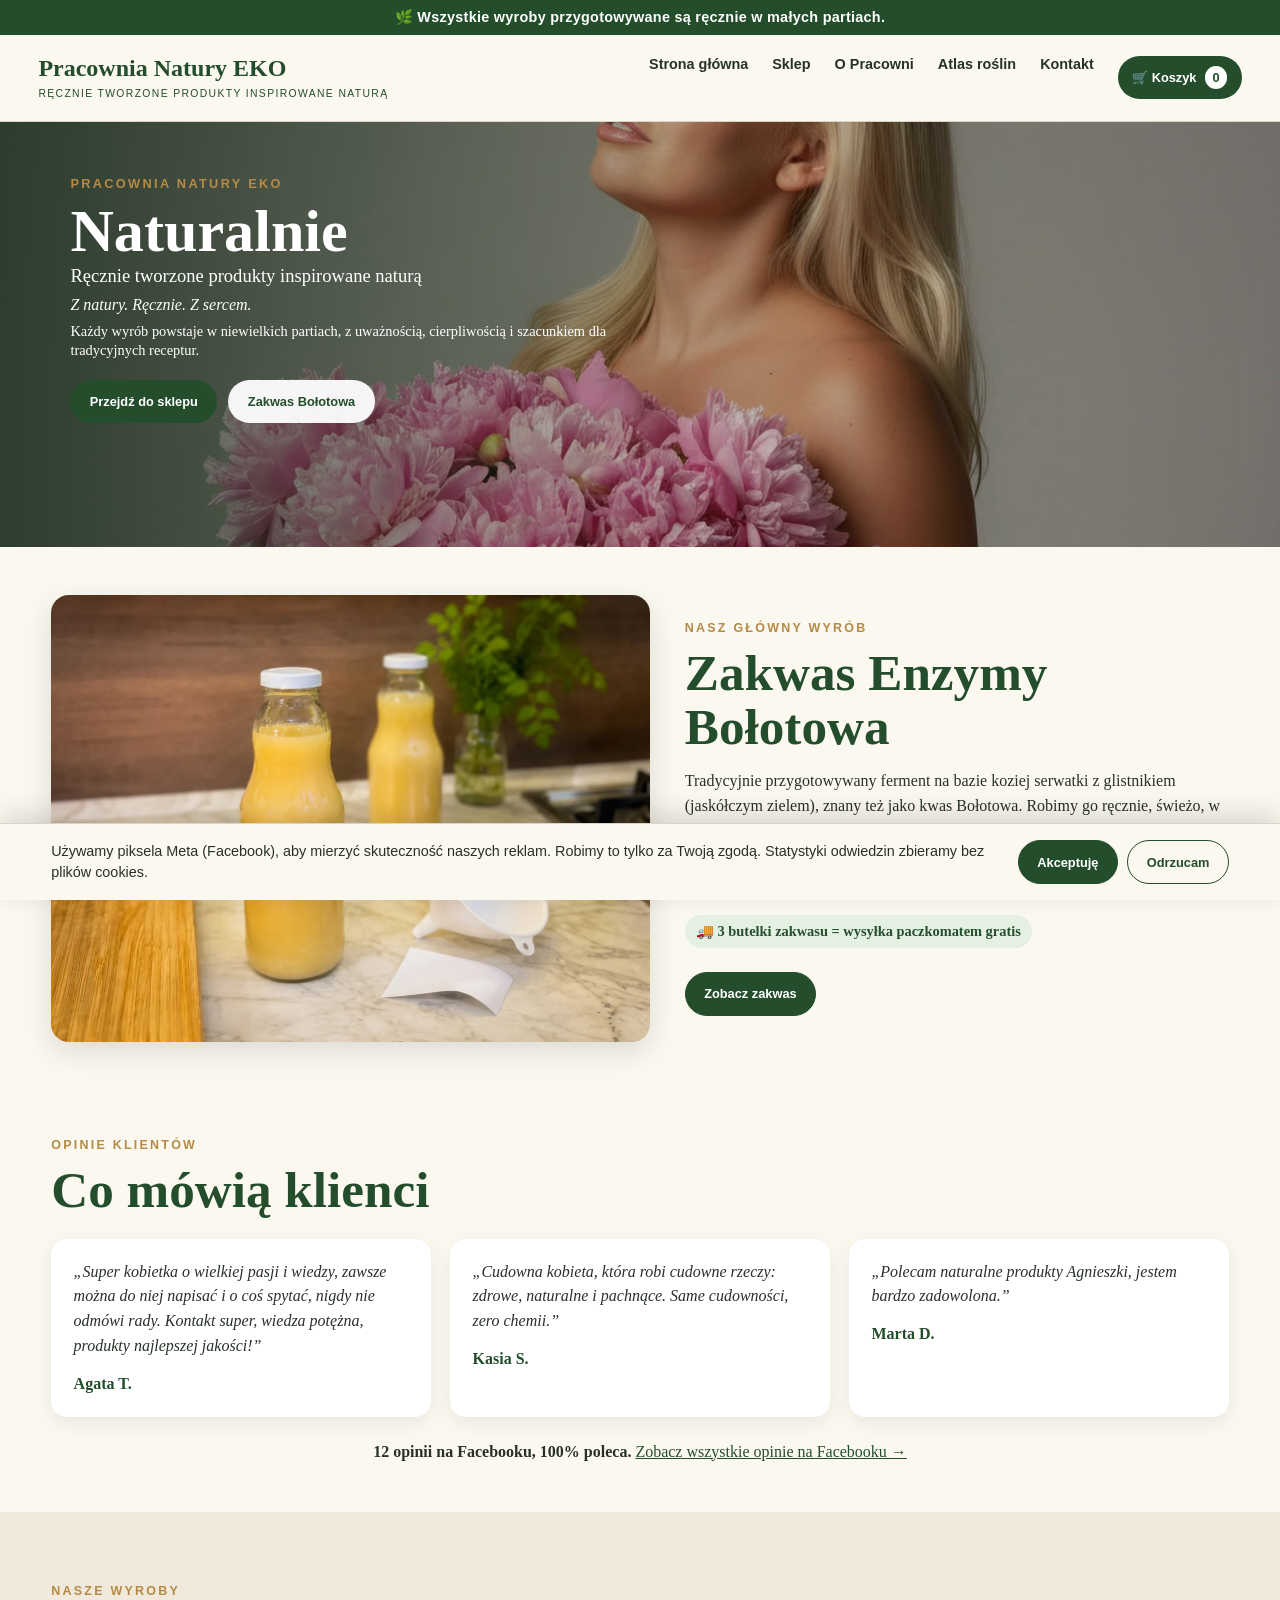
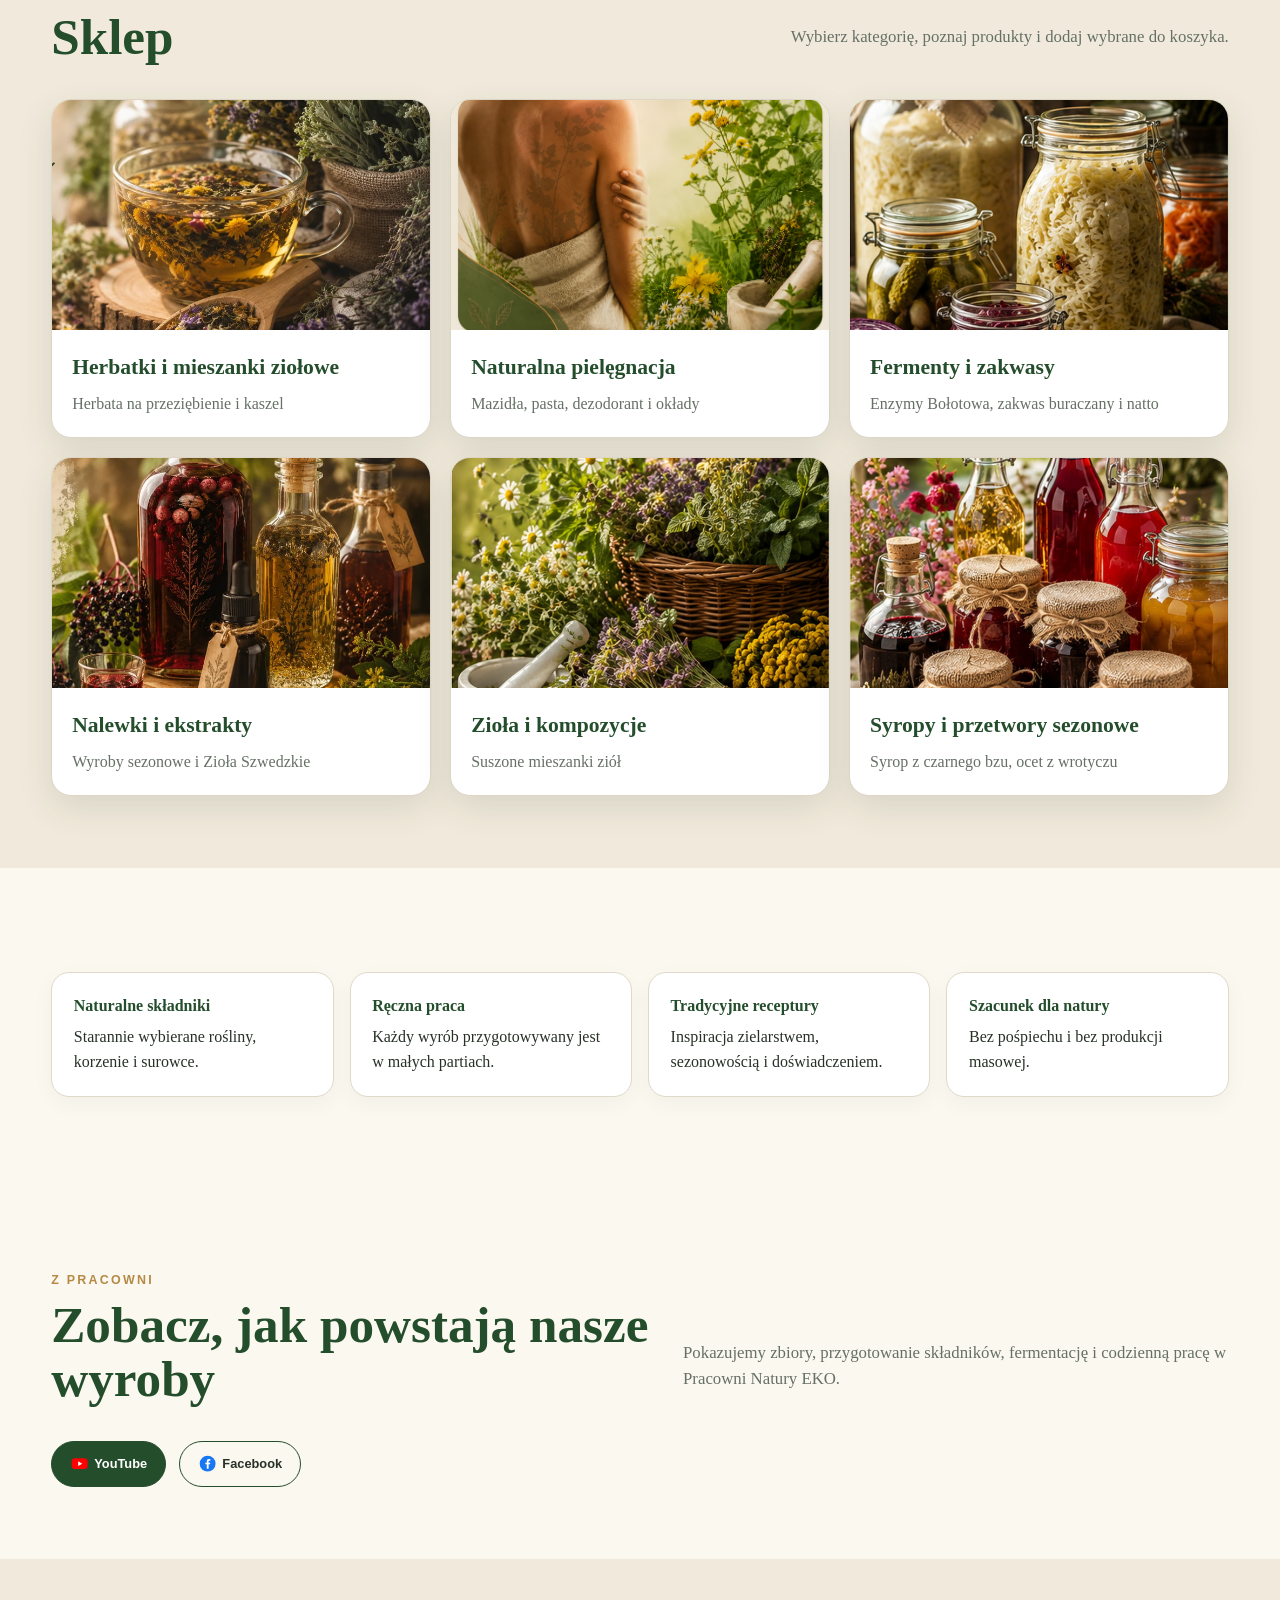
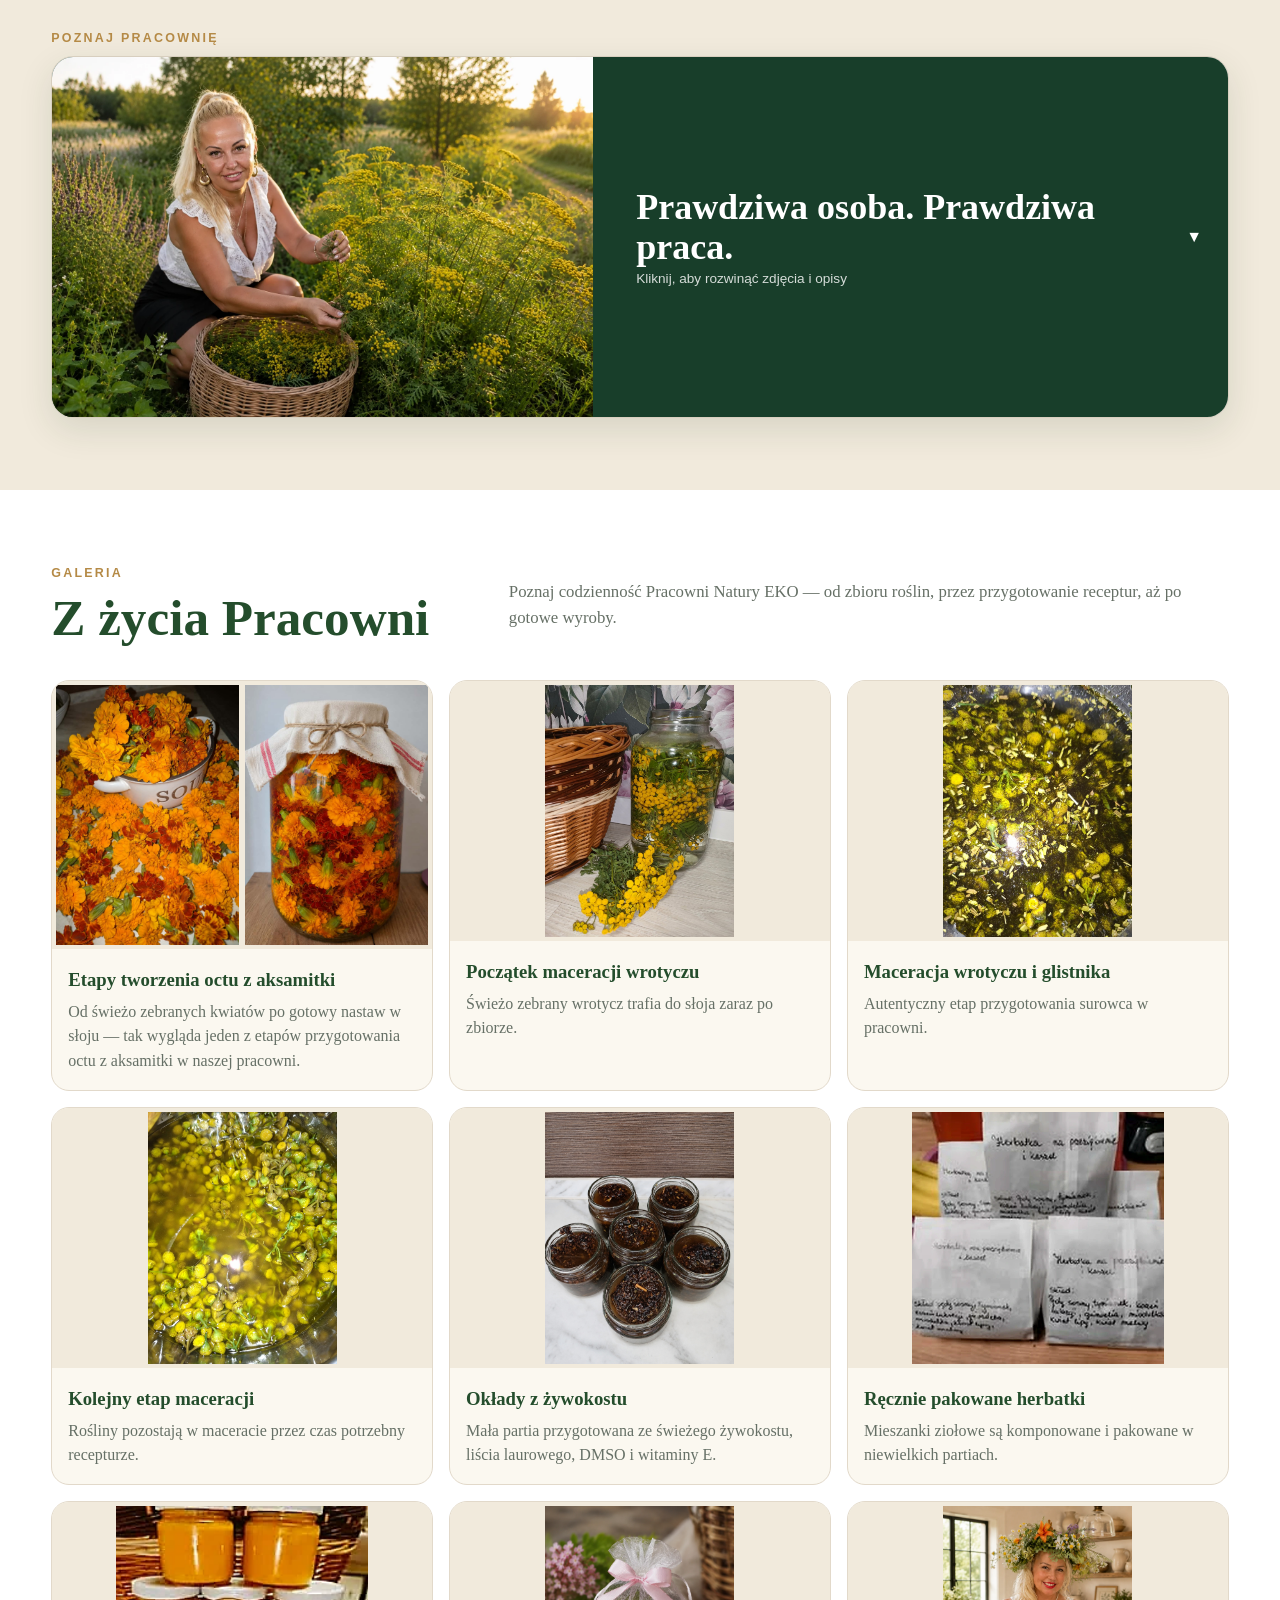
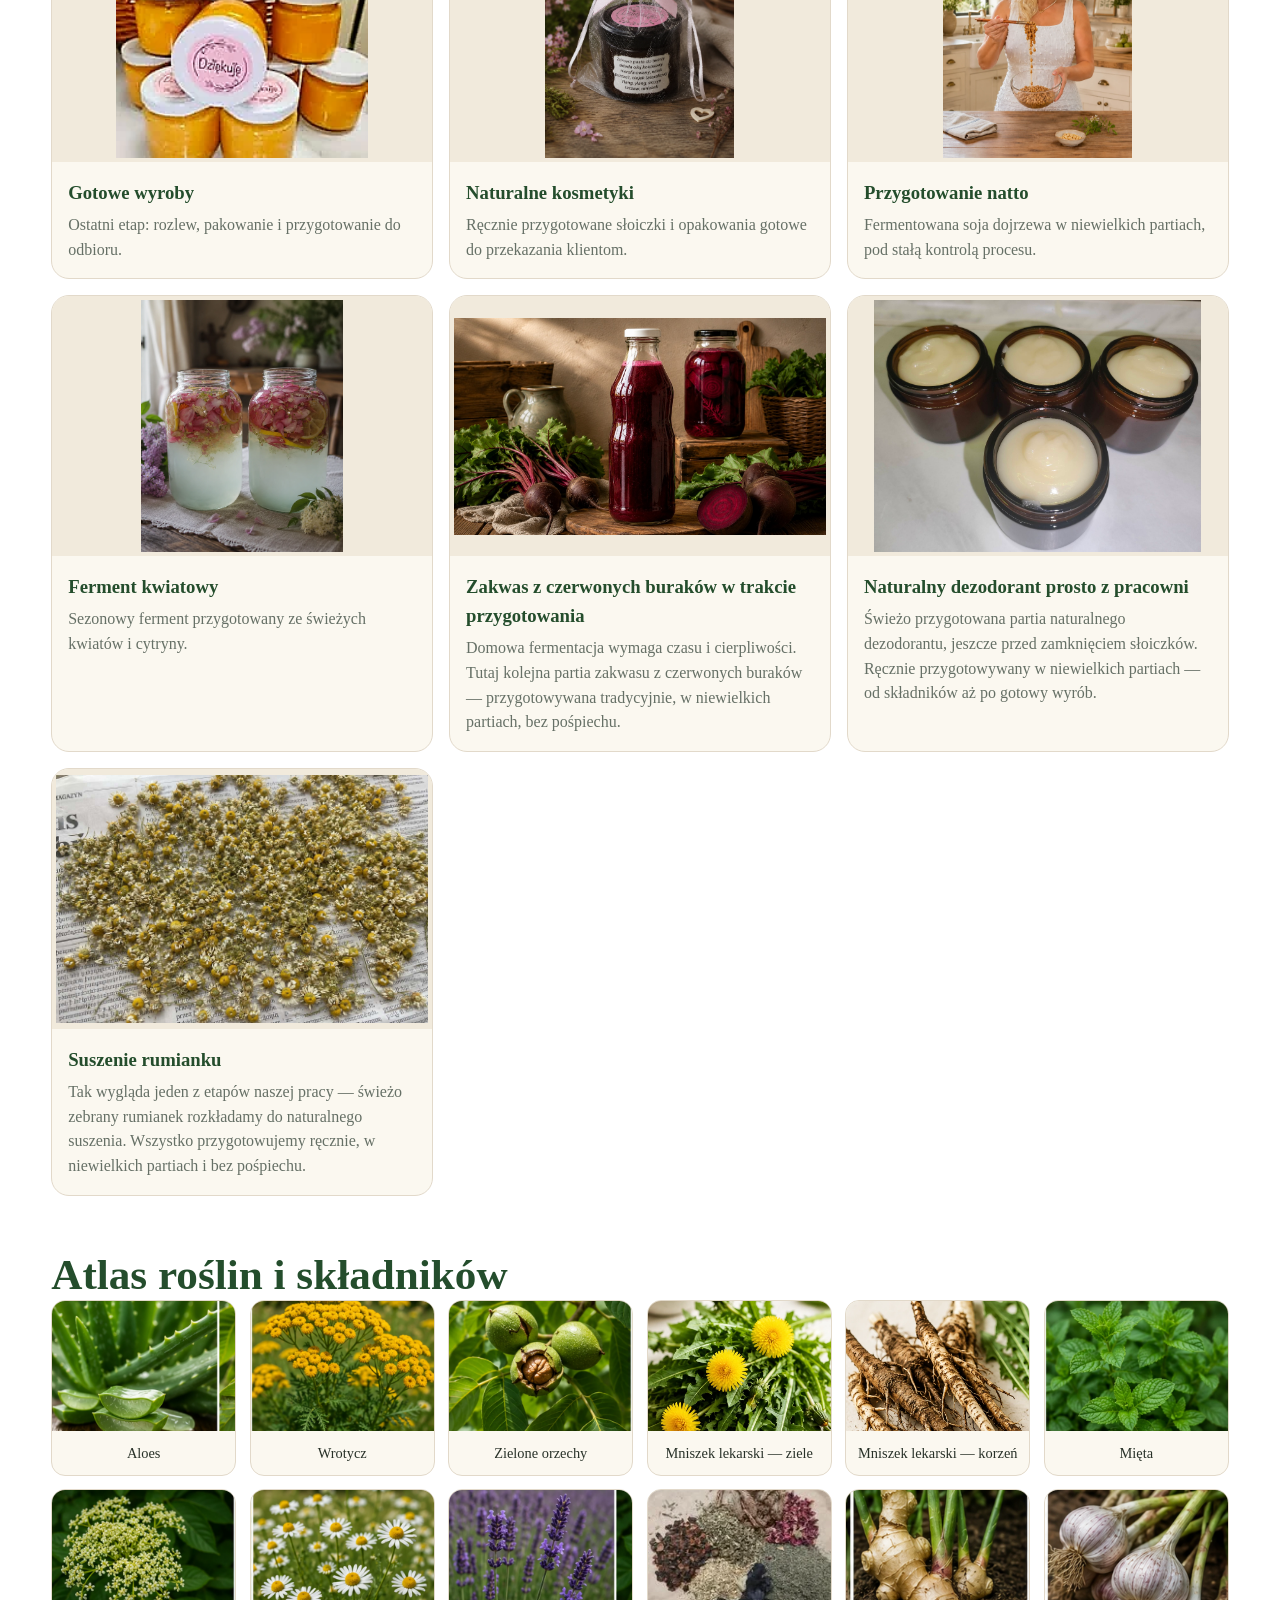
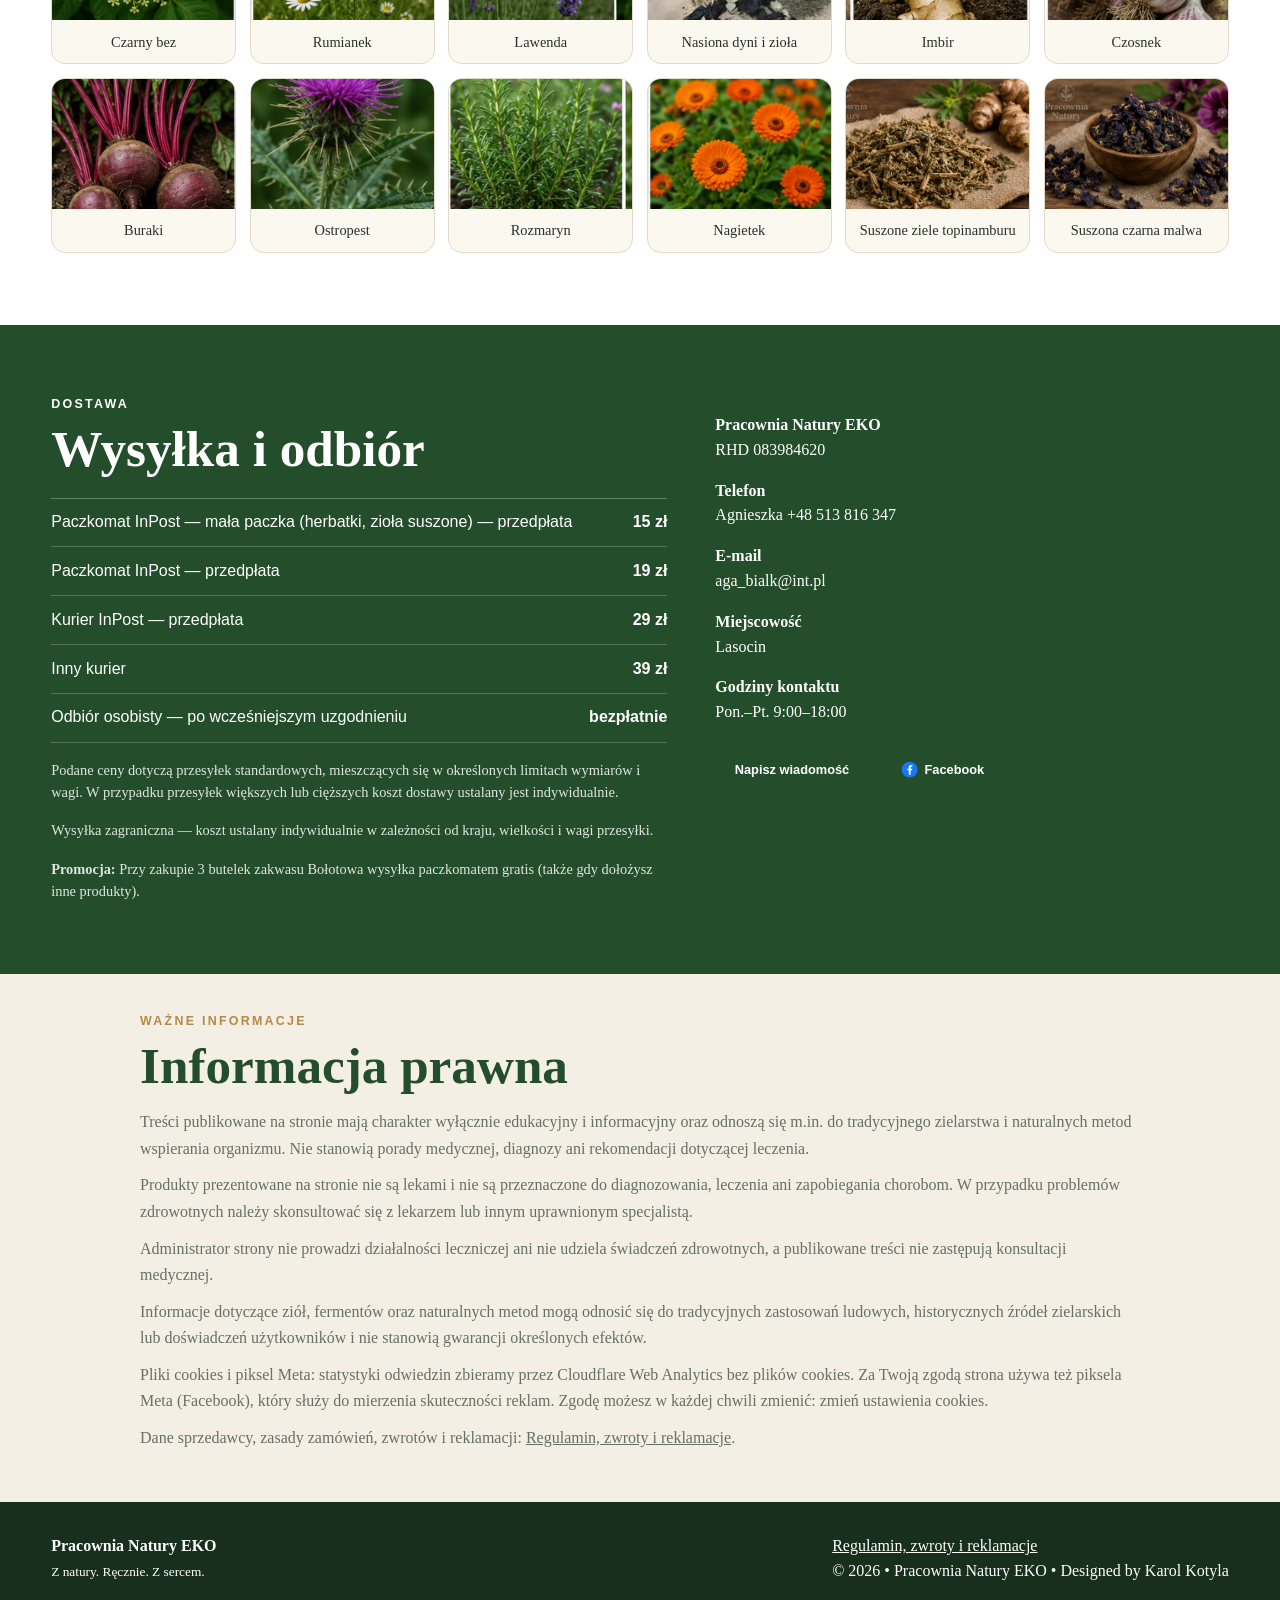
<file: index.html>
<!DOCTYPE html>

<html lang="pl"><head><meta charset="utf-8"/><meta content="width=device-width,initial-scale=1" name="viewport"/><meta content="Ręcznie robione w małych partiach: zakwas Enzymy Bołotowa, zakwas buraczany, natto, herbatki ziołowe, nalewki i naturalne kosmetyki. Zamów online z wysyłką." name="description"/><title>Pracownia Natury EKO – zakwas Bołotowa, zioła, herbatki i naturalne kosmetyki</title><link href="https://www.pracownianaturyeko.pl/" rel="canonical"/><meta content="website" property="og:type"/><meta content="Pracownia Natury EKO" property="og:site_name"/><meta content="pl_PL" property="og:locale"/><meta content="Pracownia Natury EKO – zakwas Bołotowa, zioła, herbatki i naturalne kosmetyki" property="og:title"/><meta content="Ręcznie robione w małych partiach: zakwas Enzymy Bołotowa, zakwas buraczany, natto, herbatki ziołowe, nalewki i naturalne kosmetyki. Zamów online z wysyłką." property="og:description"/><meta content="https://www.pracownianaturyeko.pl/" property="og:url"/><meta content="https://www.pracownianaturyeko.pl/hero-premium.png" property="og:image"/><meta content="summary_large_image" name="twitter:card"/><script type="application/ld+json">{"@context": "https://schema.org", "@type": "Store", "name": "Pracownia Natury EKO", "url": "https://www.pracownianaturyeko.pl/", "image": "https://www.pracownianaturyeko.pl/hero-premium.png", "description": "Ręcznie robione w małych partiach: zakwas Enzymy Bołotowa, zakwas buraczany, natto, herbatki ziołowe, nalewki i naturalne kosmetyki. Zamów online z wysyłką.", "telephone": "+48513816347", "email": "aga_bialk@int.pl", "address": {"@type": "PostalAddress", "addressLocality": "Lasocin", "addressCountry": "PL"}, "openingHoursSpecification": [{"@type": "OpeningHoursSpecification", "dayOfWeek": ["Monday", "Tuesday", "Wednesday", "Thursday", "Friday"], "opens": "09:00", "closes": "18:00"}], "sameAs": ["https://www.facebook.com/pracownianaturyeko", "https://www.youtube.com/@pracownianaturyeko"]}</script><link href="styles.css" rel="stylesheet"/><link rel="icon" type="image/svg+xml" href="favicon.svg"/><link rel="icon" type="image/png" sizes="32x32" href="favicon-32.png"/><link rel="icon" href="favicon.ico" sizes="any"/><link rel="apple-touch-icon" href="apple-touch-icon.png"/></head><body><div class="top">🌿 Wszystkie wyroby przygotowywane są ręcznie w małych partiach.</div><header><div class="wrap nav"><a class="brand" href="index.html">Pracownia Natury EKO<small>RĘCZNIE TWORZONE PRODUKTY INSPIROWANE NATURĄ</small></a><button aria-label="Menu" class="menu-toggle">☰</button><nav class="menu"><a href="index.html">Strona główna</a><a href="index.html#wyroby">Sklep</a><a href="index.html#pracownia">O Pracowni</a><a href="index.html#atlas">Atlas roślin</a><a href="index.html#kontakt">Kontakt</a></nav></div></header><main><section class="hero"><img alt="Twórczyni Pracowni Natury EKO" src="hero-premium.png"/><div class="wrap content"><div class="eyebrow">Pracownia Natury EKO</div><h1>Naturalnie<span>Ręcznie tworzone produkty inspirowane naturą</span></h1><p class="motto">Z natury. Ręcznie. Z sercem.</p><p>Każdy wyrób powstaje w niewielkich partiach, z uważnością, cierpliwością i szacunkiem dla tradycyjnych receptur.</p><div class="hero-actions"><a class="btn primary" href="#wyroby">Przejdź do sklepu</a><a class="btn" href="zakwas-bolotowa.html">Zakwas Bołotowa</a></div></div></section>
<section class="featured-product" id="zakwas"><div class="wrap featured-grid"><a class="featured-photo" href="zakwas-bolotowa.html"><img alt="Zakwas Enzymy Bołotowa 1 litr – butelka z etykietą na kuchennym blacie" src="zakwas-glowna.webp" width="1200" height="896" loading="lazy"/></a><div class="featured-text"><div class="eyebrow">Nasz główny wyrób</div><h2 class="title">Zakwas Enzymy Bołotowa</h2><p>Tradycyjnie przygotowywany ferment na bazie koziej serwatki z glistnikiem (jaskółczym zielem), znany też jako kwas Bołotowa. Robimy go ręcznie, świeżo, w małych partiach; fermentacja trwa około 14 dni. Do użytku zewnętrznego.</p><p class="featured-price" data-featured-price="enzymy-bolotowa"></p><div class="featured-promo" data-featured-promo></div><a class="btn primary" href="zakwas-bolotowa.html">Zobacz zakwas</a></div></div></section>
<section class="reviews" id="opinie" aria-labelledby="reviews-title"><div class="wrap"><div class="eyebrow">Opinie klientów</div><h2 class="title" id="reviews-title">Co mówią klienci</h2><div class="review-grid"><figure class="review"><blockquote>Super kobietka o wielkiej pasji i wiedzy, zawsze można do niej napisać i o coś spytać, nigdy nie odmówi rady. Kontakt super, wiedza potężna, produkty najlepszej jakości!</blockquote><figcaption>Agata T.</figcaption></figure><figure class="review"><blockquote>Cudowna kobieta, która robi cudowne rzeczy: zdrowe, naturalne i pachnące. Same cudowności, zero chemii.</blockquote><figcaption>Kasia S.</figcaption></figure><figure class="review"><blockquote>Polecam naturalne produkty Agnieszki, jestem bardzo zadowolona.</blockquote><figcaption>Marta D.</figcaption></figure></div><p class="review-summary"><b>12 opinii na Facebooku, 100% poleca.</b> <a href="https://www.facebook.com/pracownianaturyeko/reviews" target="_blank" rel="noopener">Zobacz wszystkie opinie na Facebooku →</a></p></div></section>
<section class="categories" id="wyroby"><div class="wrap"><div class="section-head"><div><div class="eyebrow">Nasze wyroby</div><h2 class="title">Sklep</h2></div><p class="lead">Wybierz kategorię, poznaj produkty i dodaj wybrane do koszyka.</p></div><div class="category-grid"><a class="category" href="herbatki.html"><img loading="lazy" alt="Herbatki i mieszanki ziołowe" src="img/kategorie/kategoria-herbatki.jpg"/><div><h3>Herbatki i mieszanki ziołowe</h3><p>Herbata na przeziębienie i kaszel</p></div></a><a class="category" href="kosmetyki.html"><img loading="lazy" alt="Naturalna pielęgnacja" src="img/kategorie/kategoria-naturalna-pielegnacja.jpg"/><div><h3>Naturalna pielęgnacja</h3><p>Mazidła, pasta, dezodorant i okłady</p></div></a><a class="category" href="fermenty.html"><img loading="lazy" alt="Fermenty i zakwasy" src="img/kategorie/kategoria-fermenty-zakwasy.jpg"/><div><h3>Fermenty i zakwasy</h3><p>Enzymy Bołotowa, zakwas buraczany i natto</p></div></a><a class="category" href="nalewki.html"><img loading="lazy" alt="Nalewki i ekstrakty" src="img/kategorie/kategoria-nalewki-ekstrakty.jpg"/><div><h3>Nalewki i ekstrakty</h3><p>Wyroby sezonowe i Zioła Szwedzkie</p></div></a><a class="category" href="ziola.html"><img loading="lazy" alt="Zioła i kompozycje" src="img/kategorie/kategoria-ziola-kompozycje.jpg"/><div><h3>Zioła i kompozycje</h3><p>Suszone mieszanki ziół</p></div></a><a class="category" href="syropy.html"><img loading="lazy" alt="Syropy i przetwory sezonowe" src="img/kategorie/kategoria-syropy-przetwory-sezonowe.jpg"/><div><h3>Syropy i przetwory sezonowe</h3><p>Syrop z czarnego bzu, ocet z wrotyczu</p></div></a></div></div></section>
<section><div class="wrap values"><div class="value"><b>Naturalne składniki</b>Starannie wybierane rośliny, korzenie i surowce.</div><div class="value"><b>Ręczna praca</b>Każdy wyrób przygotowywany jest w małych partiach.</div><div class="value"><b>Tradycyjne receptury</b>Inspiracja zielarstwem, sezonowością i doświadczeniem.</div><div class="value"><b>Szacunek dla natury</b>Bez pośpiechu i bez produkcji masowej.</div></div></section>
<section aria-labelledby="social-title"><div class="wrap"><div class="section-head"><div><div class="eyebrow">Z Pracowni</div><h2 class="title" id="social-title">Zobacz, jak powstają nasze wyroby</h2></div><p class="lead">Pokazujemy zbiory, przygotowanie składników, fermentację i codzienną pracę w Pracowni Natury EKO.</p></div><div class="buttons"><a class="btn primary" href="https://www.youtube.com/@pracownianaturyeko" rel="noopener noreferrer" target="_blank"><svg class="social-ico" viewBox="0 0 24 24" aria-hidden="true"><rect x="1" y="4.5" width="22" height="15" rx="4.5" fill="#FF0000"/><path d="M10 8.8v6.4l5.6-3.2z" fill="#fff"/></svg>YouTube</a><a class="btn" href="https://www.facebook.com/pracownianaturyeko" rel="noopener noreferrer" target="_blank"><svg class="social-ico" viewBox="0 0 24 24" aria-hidden="true"><circle cx="12" cy="12" r="11" fill="#1877F2"/><path d="M13.4 19v-6h2l.3-2.4h-2.3V9.1c0-.7.2-1.2 1.2-1.2h1.2V5.8c-.2 0-1-.1-1.9-.1-1.9 0-3.1 1.1-3.1 3.2v1.7H8.8V13h2v6z" fill="#fff"/></svg>Facebook</a></div></div></section>
<section class="workshop-section" id="pracownia"><div class="wrap"><div class="eyebrow">Poznaj Pracownię</div><details class="workshop-details"><summary><img loading="lazy" alt="Twórczyni Pracowni Natury EKO podczas zbioru wrotyczu" class="workshop-cover" src="prawdziwa-osoba-wrotycz.webp"/><span><strong>Prawdziwa osoba. Prawdziwa praca.</strong><small>Kliknij, aby rozwinąć zdjęcia i opisy</small></span></summary><div class="workshop-content"><div class="workshop-grid" data-workshop-grid=""></div></div></details></div></section>
<section class="gallery"><div class="wrap"><div class="section-head"><div><div class="eyebrow">Galeria</div><h2 class="title">Z życia Pracowni</h2></div><p class="lead">Poznaj codzienność Pracowni Natury EKO — od zbioru roślin, przez przygotowanie receptur, aż po gotowe wyroby.</p></div><div class="gallery-grid"><article class="gallery-item gallery-item--double"><div class="gallery-double"><img loading="lazy" alt="Świeżo zebrane kwiaty aksamitki przygotowane do nastawu" src="aksamitka-ocet-kwiaty.jpg"/><img loading="lazy" alt="Nastaw octu z aksamitki w słoju" src="aksamitka-ocet-sloj.jpg"/></div><div><h3>Etapy tworzenia octu z aksamitki</h3><p>Od świeżo zebranych kwiatów po gotowy nastaw w słoju — tak wygląda jeden z etapów przygotowania octu z aksamitki w naszej pracowni.</p></div></article><article class="gallery-item"><img loading="lazy" alt="Początek maceracji wrotyczu" src="maceracja-wrotycz-start.jpg"/><div><h3>Początek maceracji wrotyczu</h3><p>Świeżo zebrany wrotycz trafia do słoja zaraz po zbiorze.</p></div></article><article class="gallery-item"><img loading="lazy" alt="Maceracja wrotyczu i glistnika" src="maceracja-wrotycz-glistnik-1.jpg"/><div><h3>Maceracja wrotyczu i glistnika</h3><p>Autentyczny etap przygotowania surowca w pracowni.</p></div></article><article class="gallery-item"><img loading="lazy" alt="Kolejny etap maceracji" src="maceracja-wrotycz-glistnik-2.jpg"/><div><h3>Kolejny etap maceracji</h3><p>Rośliny pozostają w maceracie przez czas potrzebny recepturze.</p></div></article><article class="gallery-item"><img loading="lazy" alt="Okłady z żywokostu" src="oklady-zywokost-sloiki.jpg"/><div><h3>Okłady z żywokostu</h3><p>Mała partia przygotowana ze świeżego żywokostu, liścia laurowego, DMSO i witaminy E.</p></div></article><article class="gallery-item"><img loading="lazy" alt="Ręcznie pakowane herbatki" src="herbatki.webp"/><div><h3>Ręcznie pakowane herbatki</h3><p>Mieszanki ziołowe są komponowane i pakowane w niewielkich partiach.</p></div></article><article class="gallery-item"><img loading="lazy" alt="Gotowe wyroby" src="produkty-sloiczki.webp"/><div><h3>Gotowe wyroby</h3><p>Ostatni etap: rozlew, pakowanie i przygotowanie do odbioru.</p></div></article><article class="gallery-item"><img loading="lazy" alt="Naturalne kosmetyki przygotowane do pakowania" src="kosmetyki-pakowanie.webp"/><div><h3>Naturalne kosmetyki</h3><p>Ręcznie przygotowane słoiczki i opakowania gotowe do przekazania klientom.</p></div></article><article class="gallery-item"><img loading="lazy" alt="Przygotowanie natto w pracowni" src="natto-pracownia.webp"/><div><h3>Przygotowanie natto</h3><p>Fermentowana soja dojrzewa w niewielkich partiach, pod stałą kontrolą procesu.</p></div></article><article class="gallery-item"><img loading="lazy" alt="Ferment kwiatowy w słoju" src="ferment-kwiatowy.webp"/><div><h3>Ferment kwiatowy</h3><p>Sezonowy ferment przygotowany ze świeżych kwiatów i cytryny.</p></div></article><article class="gallery-item"><img loading="lazy" alt="Zakwas z czerwonych buraków w trakcie przygotowania" src="zakwas-buraczany-pracownia.jpg"/><div><h3>Zakwas z czerwonych buraków w trakcie przygotowania</h3><p>Domowa fermentacja wymaga czasu i cierpliwości. Tutaj kolejna partia zakwasu z czerwonych buraków — przygotowywana tradycyjnie, w niewielkich partiach, bez pośpiechu.</p></div></article><article class="gallery-item"><img loading="lazy" alt="Naturalny dezodorant prosto z pracowni" src="dezodorant-pracownia.jpg"/><div><h3>Naturalny dezodorant prosto z pracowni</h3><p>Świeżo przygotowana partia naturalnego dezodorantu, jeszcze przed zamknięciem słoiczków. Ręcznie przygotowywany w niewielkich partiach — od składników aż po gotowy wyrób.</p></div></article><article class="gallery-item"><img loading="lazy" alt="Suszenie rumianku w pracowni" src="suszenie-rumianku.jpg"/><div><h3>Suszenie rumianku</h3><p>Tak wygląda jeden z etapów naszej pracy — świeżo zebrany rumianek rozkładamy do naturalnego suszenia. Wszystko przygotowujemy ręcznie, w niewielkich partiach i bez pośpiechu.</p></div></article></div><h3 class="title" id="atlas" style="font-size:2.7rem;margin-top:3.5rem">Atlas roślin i składników</h3><div class="ingredient-grid"><div class="ingredient"><img loading="lazy" alt="Aloes" src="aloes-naturalnie.webp"/><span>Aloes</span></div><div class="ingredient"><img loading="lazy" alt="Wrotycz" src="wrotycz-naturalnie.webp"/><span>Wrotycz</span></div><div class="ingredient"><img loading="lazy" alt="Zielone orzechy" src="orzech-naturalnie.webp"/><span>Zielone orzechy</span></div><div class="ingredient"><img loading="lazy" alt="Mniszek lekarski — ziele" src="mniszek-ziele.webp"/><span>Mniszek lekarski — ziele</span></div><div class="ingredient"><img loading="lazy" alt="Mniszek lekarski — korzeń" src="mniszek-korzen.webp"/><span>Mniszek lekarski — korzeń</span></div><div class="ingredient"><img loading="lazy" alt="Mięta" src="mieta-naturalnie.webp"/><span>Mięta</span></div><div class="ingredient"><img loading="lazy" alt="Czarny bez" src="bez-naturalnie.webp"/><span>Czarny bez</span></div><div class="ingredient"><img loading="lazy" alt="Rumianek" src="rumianek-naturalnie.webp"/><span>Rumianek</span></div><div class="ingredient"><img loading="lazy" alt="Lawenda" src="lawenda-naturalnie.webp"/><span>Lawenda</span></div><div class="ingredient"><img loading="lazy" alt="Nasiona dyni i zioła" src="suszone-ziola.webp"/><span>Nasiona dyni i zioła</span></div><div class="ingredient"><img loading="lazy" alt="Imbir" src="imbir-naturalnie.webp"/><span>Imbir</span></div><div class="ingredient"><img loading="lazy" alt="Czosnek" src="czosnek-naturalnie.webp"/><span>Czosnek</span></div><div class="ingredient"><img loading="lazy" alt="Buraki" src="burak-naturalnie.webp"/><span>Buraki</span></div><div class="ingredient"><img loading="lazy" alt="Ostropest" src="ostropest-naturalnie.webp"/><span>Ostropest</span></div><div class="ingredient"><img loading="lazy" alt="Rozmaryn" src="rozmaryn-naturalnie.webp"/><span>Rozmaryn</span></div><div class="ingredient"><img loading="lazy" alt="Nagietek" src="nagietek-naturalnie.webp"/><span>Nagietek</span></div><div class="ingredient"><img loading="lazy" alt="Suszone ziele topinamburu" src="topinambur-suszony.jpg"/><span>Suszone ziele topinamburu</span></div><div class="ingredient"><img loading="lazy" alt="Suszona czarna malwa" src="czarna-malwa-suszona.jpg"/><span>Suszona czarna malwa</span></div></div></div></section>
<section class="contact" id="kontakt"><div class="wrap contactbox"><div class="shipping-info"><div class="eyebrow">Dostawa</div><h2 class="title">Wysyłka i odbiór</h2><div class="shipping-list" data-shipping-list=""></div><p class="shipping-note">Podane ceny dotyczą przesyłek standardowych, mieszczących się w określonych limitach wymiarów i wagi. W przypadku przesyłek większych lub cięższych koszt dostawy ustalany jest indywidualnie.</p><p class="shipping-note">Wysyłka zagraniczna — koszt ustalany indywidualnie w zależności od kraju, wielkości i wagi przesyłki.</p></div><div class="contact-details"><p><b data-contact-name="">Pracownia Natury EKO</b><br/><span data-contact-person="">Wpisz imię i nazwisko</span></p><p><b>Telefon</b><br/><a data-contact-phone="" href="tel:">+48 000 000 000</a></p><p><b>E-mail</b><br/><a data-contact-email="" href="mailto:">kontakt@example.pl</a></p><p><b>Miejscowość</b><br/><span data-contact-location="">Wpisz miejscowość</span></p><p><b>Godziny kontaktu</b><br/><span data-contact-hours="">Pon.–Pt. 9:00–18:00</span></p><div class="buttons contact-buttons"><button class="btn primary" data-contact-form-button="" type="button">Napisz wiadomość</button><a class="btn" data-contact-facebook="" hidden="" href="#"><svg class="social-ico" viewBox="0 0 24 24" aria-hidden="true"><circle cx="12" cy="12" r="11" fill="#1877F2"/><path d="M13.4 19v-6h2l.3-2.4h-2.3V9.1c0-.7.2-1.2 1.2-1.2h1.2V5.8c-.2 0-1-.1-1.9-.1-1.9 0-3.1 1.1-3.1 3.2v1.7H8.8V13h2v6z" fill="#fff"/></svg>Facebook</a></div></div></div></section><section class="legal-info" aria-labelledby="legal-title"><div class="wrap"><div class="legal-box"><div class="eyebrow">Ważne informacje</div><h2 id="legal-title" class="title">Informacja prawna</h2><p>Treści publikowane na stronie mają charakter wyłącznie edukacyjny i informacyjny oraz odnoszą się m.in. do tradycyjnego zielarstwa i naturalnych metod wspierania organizmu. Nie stanowią porady medycznej, diagnozy ani rekomendacji dotyczącej leczenia.</p><p>Produkty prezentowane na stronie nie są lekami i nie są przeznaczone do diagnozowania, leczenia ani zapobiegania chorobom. W przypadku problemów zdrowotnych należy skonsultować się z lekarzem lub innym uprawnionym specjalistą.</p><p>Administrator strony nie prowadzi działalności leczniczej ani nie udziela świadczeń zdrowotnych, a publikowane treści nie zastępują konsultacji medycznej.</p><p>Informacje dotyczące ziół, fermentów oraz naturalnych metod mogą odnosić się do tradycyjnych zastosowań ludowych, historycznych źródeł zielarskich lub doświadczeń użytkowników i nie stanowią gwarancji określonych efektów.</p><p>Pliki cookies i piksel Meta: statystyki odwiedzin zbieramy przez Cloudflare Web Analytics bez plików cookies. Za Twoją zgodą strona używa też piksela Meta (Facebook), który służy do mierzenia skuteczności reklam. Zgodę możesz w każdej chwili zmienić: <a href="#" data-cookie-settings="">zmień ustawienia cookies</a>.</p><p>Dane sprzedawcy, zasady zamówień, zwrotów i reklamacji: <a href="regulamin.html" style="text-decoration:underline">Regulamin, zwroty i reklamacje</a>.</p></div></div></section></main><footer><div class="wrap foot"><div><b>Pracownia Natury EKO</b><br/><small>Z natury. Ręcznie. Z sercem.</small></div><div><a href="regulamin.html" style="color:#fff;text-decoration:underline">Regulamin, zwroty i reklamacje</a><br/>© 2026 • Pracownia Natury EKO • Designed by Karol Kotyla</div></div></footer><div aria-hidden="true" class="lightbox" id="lightbox"><button aria-label="Zamknij" type="button">×</button><img alt="Powiększone zdjęcie z galerii"/></div><script>const lb=document.getElementById('lightbox'),lbi=lb.querySelector('img');document.querySelectorAll('.gallery-item img').forEach(img=>img.addEventListener('click',()=>{lbi.src=img.src;lbi.alt=img.alt;lb.classList.add('open');lb.setAttribute('aria-hidden','false')}));const closeLb=()=>{lb.classList.remove('open');lb.setAttribute('aria-hidden','true');lbi.removeAttribute('src')};lb.querySelector('button').onclick=closeLb;lb.addEventListener('click',e=>{if(e.target===lb)closeLb()});document.addEventListener('keydown',e=>{if(e.key==='Escape')closeLb()});</script><script src="kontakt.js"></script><script src="wysylka.js"></script><script src="produkty.js"></script><script src="pracownia.js"></script><script src="app.js"></script><script src="sklep.js"></script><script src="meta-pixel.js"></script><!-- Cloudflare Web Analytics --><script type='module' src='https://static.cloudflareinsights.com/beacon.min.js' data-cf-beacon='{"token": "5252972af676410db8ea2a1779531d4a"}'></script><!-- End Cloudflare Web Analytics --></body></html>
</file>
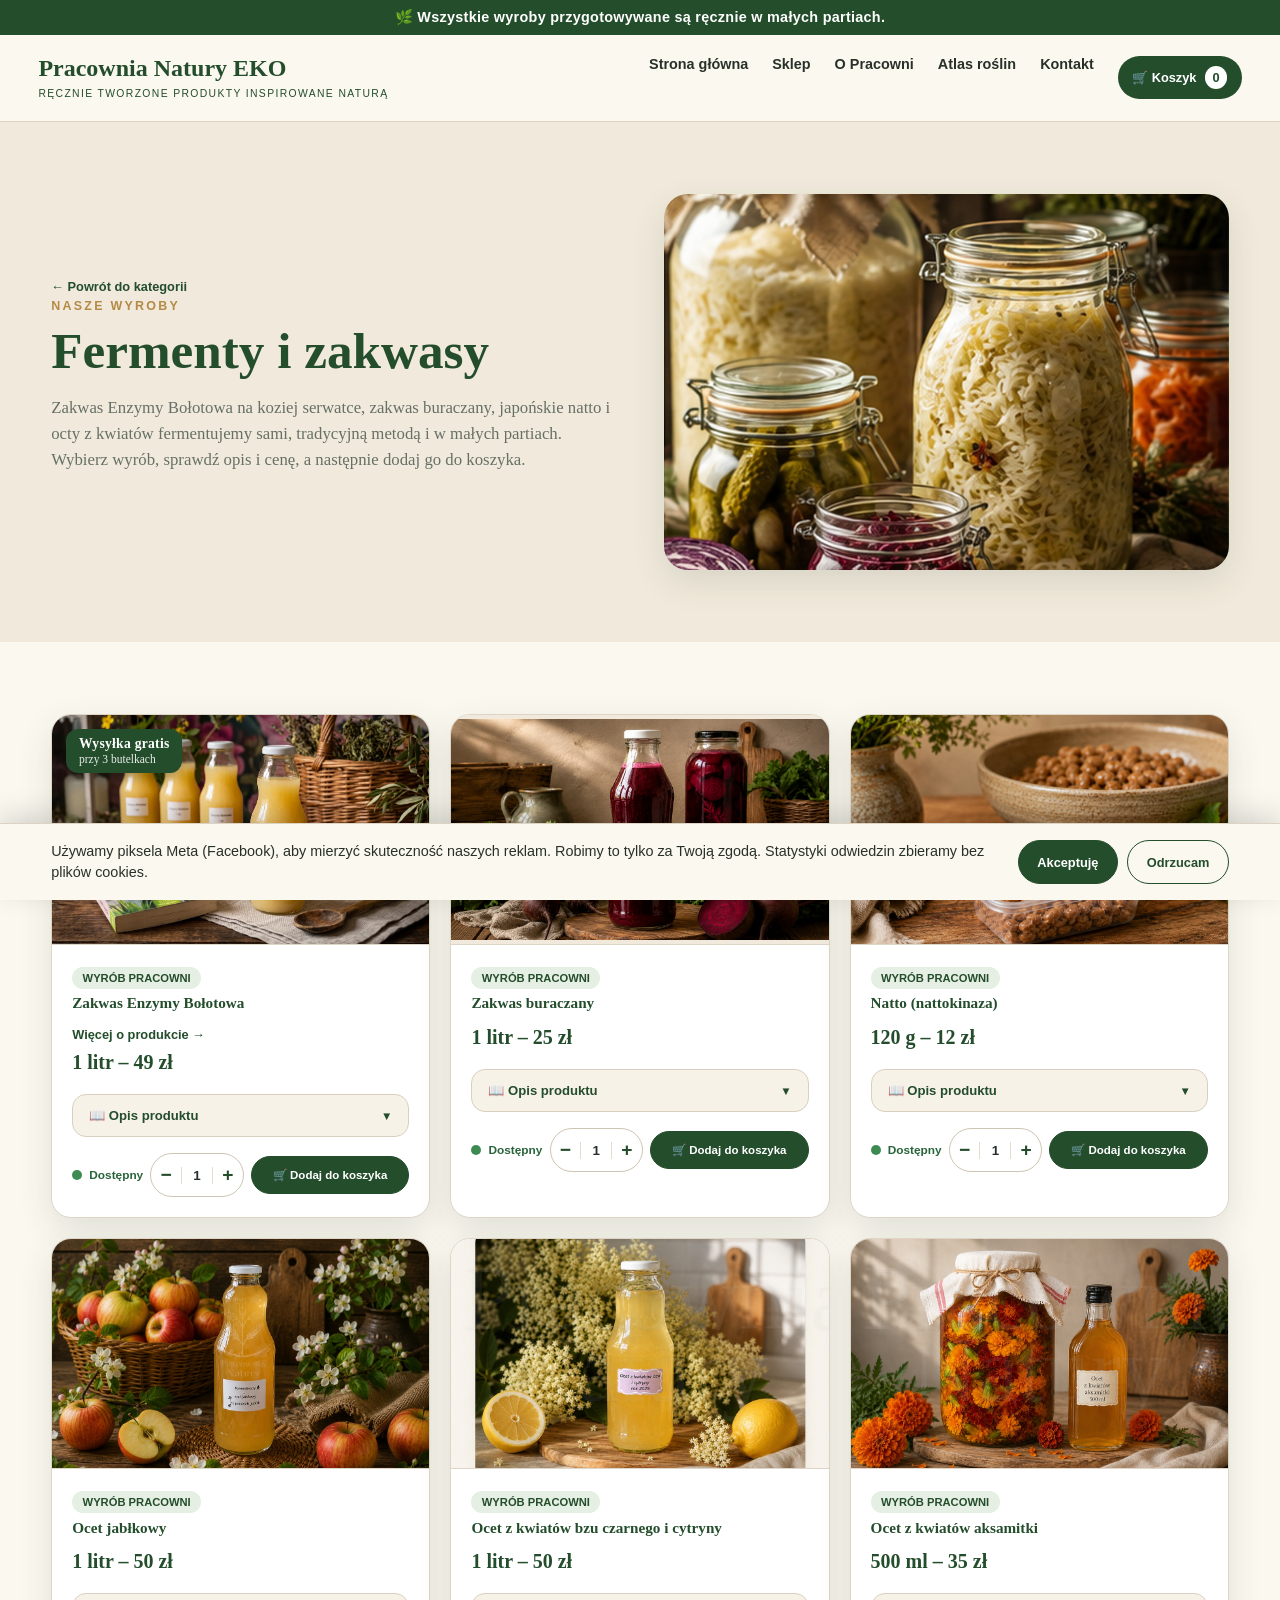
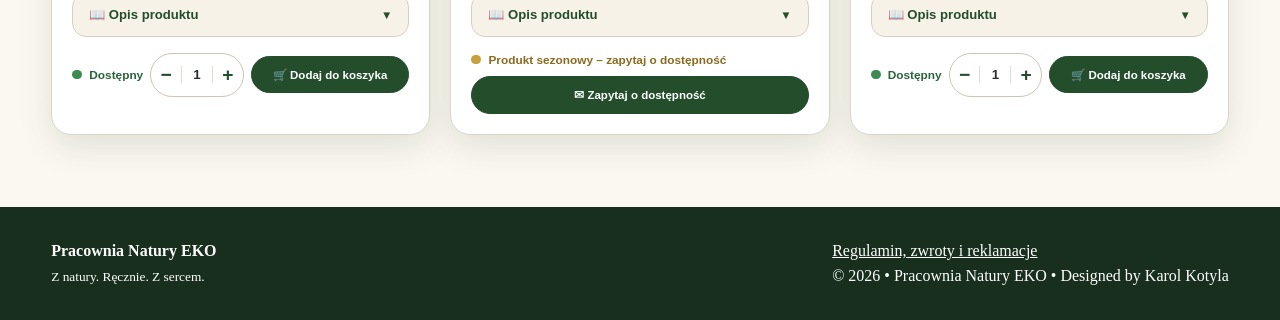
<file: fermenty.html>
<!DOCTYPE html>

<html lang="pl"><head><meta charset="utf-8"/><meta content="width=device-width,initial-scale=1" name="viewport"/><meta content="Zakwas Enzymy Bołotowa na koziej serwatce, zakwas buraczany, natto i octy kwiatowe. Fermentowane tradycyjnie, ręcznie, w małych partiach. Zamów online." name="description"/><title>Zakwas Bołotowa, zakwas buraczany, natto – Pracownia Natury EKO</title><link href="https://www.pracownianaturyeko.pl/fermenty.html" rel="canonical"/><meta content="website" property="og:type"/><meta content="Pracownia Natury EKO" property="og:site_name"/><meta content="pl_PL" property="og:locale"/><meta content="Zakwas Bołotowa, zakwas buraczany, natto – Pracownia Natury EKO" property="og:title"/><meta content="Zakwas Enzymy Bołotowa na koziej serwatce, zakwas buraczany, natto i octy kwiatowe. Fermentowane tradycyjnie, ręcznie, w małych partiach. Zamów online." property="og:description"/><meta content="https://www.pracownianaturyeko.pl/fermenty.html" property="og:url"/><meta content="https://www.pracownianaturyeko.pl/img/kategorie/kategoria-fermenty-zakwasy.jpg" property="og:image"/><meta content="summary_large_image" name="twitter:card"/><link href="styles.css" rel="stylesheet"/><link rel="icon" type="image/svg+xml" href="favicon.svg"/><link rel="icon" type="image/png" sizes="32x32" href="favicon-32.png"/><link rel="icon" href="favicon.ico" sizes="any"/><link rel="apple-touch-icon" href="apple-touch-icon.png"/></head><body><div class="top">🌿 Wszystkie wyroby przygotowywane są ręcznie w małych partiach.</div><header><div class="wrap nav"><a class="brand" href="index.html">Pracownia Natury EKO<small>RĘCZNIE TWORZONE PRODUKTY INSPIROWANE NATURĄ</small></a><button aria-label="Menu" class="menu-toggle">☰</button><nav class="menu"><a href="index.html">Strona główna</a><a href="index.html#wyroby">Sklep</a><a href="index.html#pracownia">O Pracowni</a><a href="index.html#atlas">Atlas roślin</a><a href="index.html#kontakt">Kontakt</a></nav></div></header><main><section class="product-hero"><div class="wrap product-hero-grid"><div><a class="back" href="index.html#wyroby">← Powrót do kategorii</a><div class="eyebrow">Nasze wyroby</div><h1 class="title">Fermenty i zakwasy</h1><p class="lead">Zakwas Enzymy Bołotowa na koziej serwatce, zakwas buraczany, japońskie natto i octy z kwiatów fermentujemy sami, tradycyjną metodą i w małych partiach. Wybierz wyrób, sprawdź opis i cenę, a następnie dodaj go do koszyka.</p></div><img alt="Fermenty i zakwasy" src="img/kategorie/kategoria-fermenty-zakwasy.jpg"/></div></section><section class="product-list"><div class="wrap"><div class="product-grid"><article class="card" data-product="enzymy-bolotowa"><img loading="lazy" alt="Zakwas Enzymy Bołotowa" src="zakwas-karta.webp"/><div class="body"><span class="tag">wyrób Pracowni</span><h3><a href="zakwas-bolotowa.html">Zakwas Enzymy Bołotowa</a></h3><a class="back" href="zakwas-bolotowa.html">Więcej o produkcie →</a><details class="product-details"><summary>📖 Opis produktu</summary><div class="product-description" data-product-description=""></div></details></div></article><article class="card" data-product="zakwas-buraczany"><img loading="lazy" alt="Zakwas buraczany" src="zakwas-buraczany-pracownia.jpg"/><div class="body"><span class="tag">wyrób Pracowni</span><h3>Zakwas buraczany</h3><details class="product-details"><summary>📖 Opis produktu</summary><div class="product-description" data-product-description=""></div></details></div></article><article class="card" data-product="natto"><img loading="lazy" alt="Natto (nattokinaza)" src="natto-pracownia.jpg"/><div class="body"><span class="tag">wyrób Pracowni</span><h3>Natto (nattokinaza)</h3><details class="product-details"><summary>📖 Opis produktu</summary><div class="product-description" data-product-description=""></div></details></div></article><article class="card" data-product="ocet-jablkowy"><img loading="lazy" alt="Ocet jabłkowy" src="ocet-jablkowy-wide.jpg"/><div class="body"><span class="tag">wyrób Pracowni</span><h3>Ocet jabłkowy</h3><details class="product-details"><summary>📖 Opis produktu</summary><div class="product-description" data-product-description=""></div></details></div></article><article class="card" data-product="ocet-bez-cytryna" data-watermark="system"><img loading="lazy" alt="Ocet z kwiatów bzu czarnego i cytryny" src="ocet-bez-cytryna-wide.jpg"/><div class="body"><span class="tag">wyrób Pracowni</span><h3>Ocet z kwiatów bzu czarnego i cytryny</h3><details class="product-details"><summary>📖 Opis produktu</summary><div class="product-description" data-product-description=""></div></details></div></article><article class="card" data-product="ocet-aksamitka" data-watermark="system"><img loading="lazy" alt="Ocet z kwiatów aksamitki" src="ocet-aksamitka-wide.jpg"/><div class="body"><span class="tag">wyrób Pracowni</span><h3>Ocet z kwiatów aksamitki</h3><details class="product-details"><summary>📖 Opis produktu</summary><div class="product-description" data-product-description=""></div></details></div></article></div></div></section></main><footer><div class="wrap foot"><div><b>Pracownia Natury EKO</b><br/><small>Z natury. Ręcznie. Z sercem.</small></div><div><a href="regulamin.html" style="color:#fff;text-decoration:underline">Regulamin, zwroty i reklamacje</a><br/>© 2026 • Pracownia Natury EKO • Designed by Karol Kotyla</div></div></footer><script src="produkty.js"></script><script src="app.js"></script><script src="kontakt.js"></script><script src="wysylka.js"></script><script src="sklep.js"></script><script src="meta-pixel.js"></script><!-- Cloudflare Web Analytics --><script type='module' src='https://static.cloudflareinsights.com/beacon.min.js' data-cf-beacon='{"token": "5252972af676410db8ea2a1779531d4a"}'></script><!-- End Cloudflare Web Analytics --></body></html>
</file>
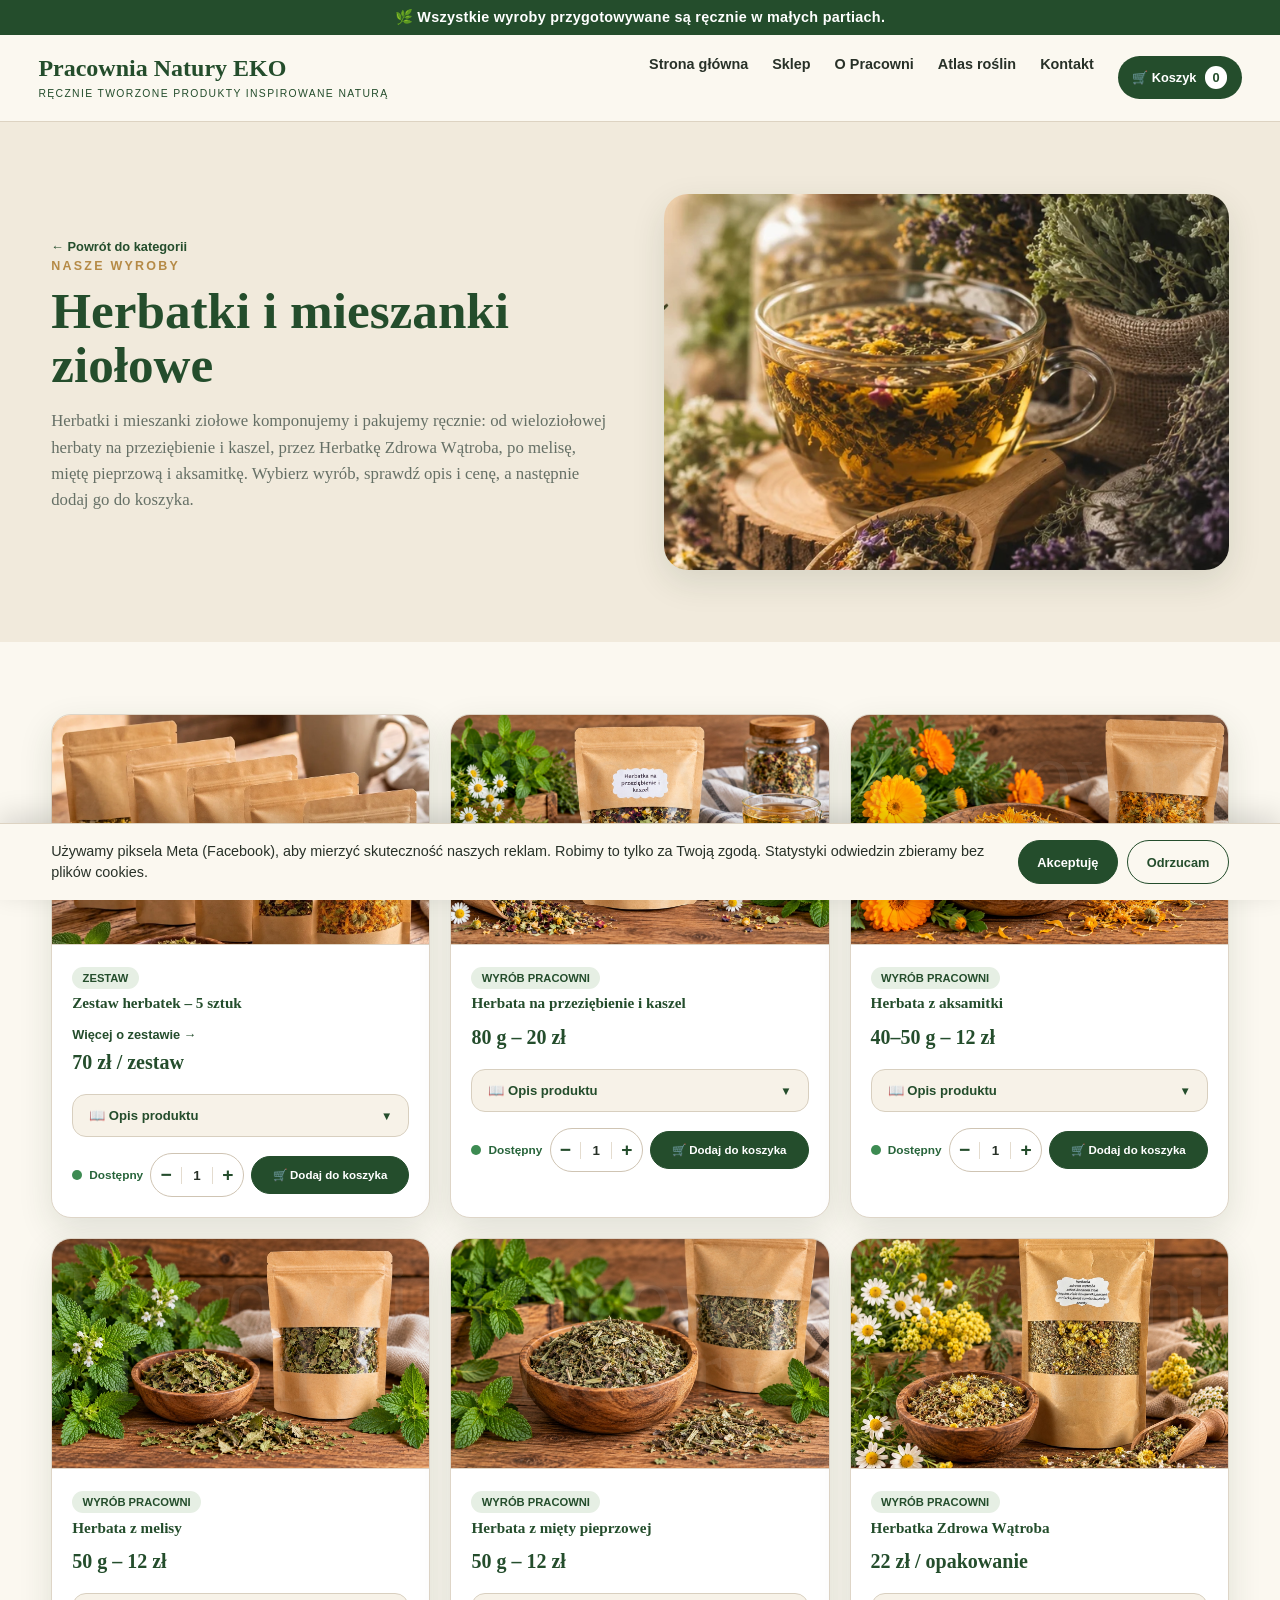
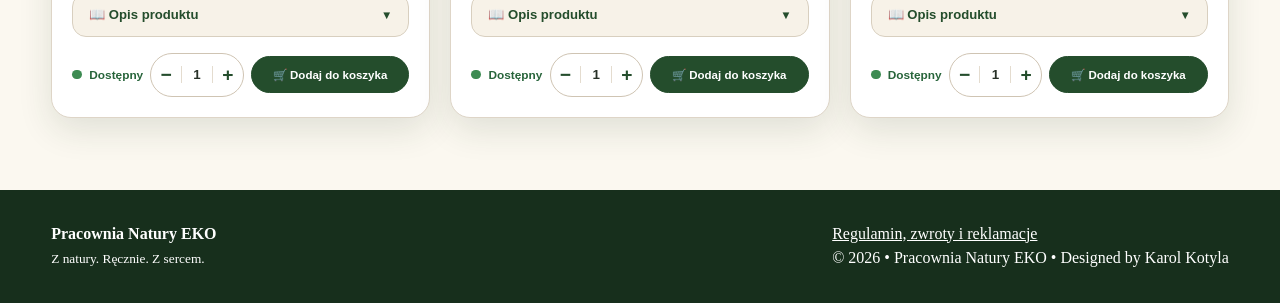
<file: herbatki.html>
<!DOCTYPE html>

<html lang="pl"><head><meta charset="utf-8"/><meta content="width=device-width,initial-scale=1" name="viewport"/><meta content="Ręcznie komponowane herbatki ziołowe: herbata na przeziębienie i kaszel, Herbatka Zdrowa Wątroba, melisa, mięta pieprzowa i aksamitka. Zamów online." name="description"/><title>Herbatki ziołowe ręcznie komponowane – Pracownia Natury EKO</title><link href="https://www.pracownianaturyeko.pl/herbatki.html" rel="canonical"/><meta content="website" property="og:type"/><meta content="Pracownia Natury EKO" property="og:site_name"/><meta content="pl_PL" property="og:locale"/><meta content="Herbatki ziołowe ręcznie komponowane – Pracownia Natury EKO" property="og:title"/><meta content="Ręcznie komponowane herbatki ziołowe: herbata na przeziębienie i kaszel, Herbatka Zdrowa Wątroba, melisa, mięta pieprzowa i aksamitka. Zamów online." property="og:description"/><meta content="https://www.pracownianaturyeko.pl/herbatki.html" property="og:url"/><meta content="https://www.pracownianaturyeko.pl/img/kategorie/kategoria-herbatki.jpg" property="og:image"/><meta content="summary_large_image" name="twitter:card"/><link href="styles.css" rel="stylesheet"/><link rel="icon" type="image/svg+xml" href="favicon.svg"/><link rel="icon" type="image/png" sizes="32x32" href="favicon-32.png"/><link rel="icon" href="favicon.ico" sizes="any"/><link rel="apple-touch-icon" href="apple-touch-icon.png"/></head><body><div class="top">🌿 Wszystkie wyroby przygotowywane są ręcznie w małych partiach.</div><header><div class="wrap nav"><a class="brand" href="index.html">Pracownia Natury EKO<small>RĘCZNIE TWORZONE PRODUKTY INSPIROWANE NATURĄ</small></a><button aria-label="Menu" class="menu-toggle">☰</button><nav class="menu"><a href="index.html">Strona główna</a><a href="index.html#wyroby">Sklep</a><a href="index.html#pracownia">O Pracowni</a><a href="index.html#atlas">Atlas roślin</a><a href="index.html#kontakt">Kontakt</a></nav></div></header><main><section class="product-hero"><div class="wrap product-hero-grid"><div><a class="back" href="index.html#wyroby">← Powrót do kategorii</a><div class="eyebrow">Nasze wyroby</div><h1 class="title">Herbatki i mieszanki ziołowe</h1><p class="lead">Herbatki i mieszanki ziołowe komponujemy i pakujemy ręcznie: od wieloziołowej herbaty na przeziębienie i kaszel, przez Herbatkę Zdrowa Wątroba, po melisę, miętę pieprzową i aksamitkę. Wybierz wyrób, sprawdź opis i cenę, a następnie dodaj go do koszyka.</p></div><img alt="Herbatki i mieszanki ziołowe" src="img/kategorie/kategoria-herbatki.jpg"/></div></section><section class="product-list"><div class="wrap"><div class="product-grid"><article class="card" data-product="zestaw-herbatek"><img loading="lazy" alt="Zestaw pięciu herbatek ziołowych" src="zestaw-herbatek.webp"/><div class="body"><span class="tag">zestaw</span><h3><a href="zestaw-herbatek.html">Zestaw herbatek – 5 sztuk</a></h3><a class="back" href="zestaw-herbatek.html">Więcej o zestawie →</a><details class="product-details"><summary>📖 Opis produktu</summary><div class="product-description" data-product-description=""></div></details></div></article><article class="card" data-product="herbata-przeziebienie-kaszel" data-watermark="system"><img loading="lazy" alt="Herbata na przeziębienie i kaszel" src="herbata-przeziebienie-system.jpg"/><div class="body"><span class="tag">wyrób Pracowni</span><h3>Herbata na przeziębienie i kaszel</h3><details class="product-details"><summary>📖 Opis produktu</summary><div class="product-description" data-product-description=""></div></details></div></article><article class="card" data-product="herbata-aksamitka" data-watermark="system"><img loading="lazy" alt="Herbata z aksamitki" src="herbata-aksamitka.jpg"/><div class="body"><span class="tag">wyrób Pracowni</span><h3>Herbata z aksamitki</h3><details class="product-details"><summary>📖 Opis produktu</summary><div class="product-description" data-product-description=""></div></details></div></article><article class="card" data-product="herbata-melisa" data-watermark="system"><img loading="lazy" alt="Herbata z melisy" src="herbata-melisa.jpg"/><div class="body"><span class="tag">wyrób Pracowni</span><h3>Herbata z melisy</h3><details class="product-details"><summary>📖 Opis produktu</summary><div class="product-description" data-product-description=""></div></details></div></article><article class="card" data-product="herbata-mieta-pieprzowa" data-watermark="system"><img loading="lazy" alt="Herbata z mięty pieprzowej" src="herbata-mieta-pieprzowa.jpg"/><div class="body"><span class="tag">wyrób Pracowni</span><h3>Herbata z mięty pieprzowej</h3><details class="product-details"><summary>📖 Opis produktu</summary><div class="product-description" data-product-description=""></div></details></div></article><article class="card" data-product="herbatka-zdrowa-watroba" data-watermark="system"><img loading="lazy" alt="Herbatka Zdrowa Wątroba" src="herbatka-zdrowa-watroba.jpg"/><div class="body"><span class="tag">wyrób Pracowni</span><h3>Herbatka Zdrowa Wątroba</h3><details class="product-details"><summary>📖 Opis produktu</summary><div class="product-description" data-product-description=""></div></details></div></article></div></div></section></main><footer><div class="wrap foot"><div><b>Pracownia Natury EKO</b><br/><small>Z natury. Ręcznie. Z sercem.</small></div><div><a href="regulamin.html" style="color:#fff;text-decoration:underline">Regulamin, zwroty i reklamacje</a><br/>© 2026 • Pracownia Natury EKO • Designed by Karol Kotyla</div></div></footer><script src="produkty.js"></script><script src="app.js"></script><script src="kontakt.js"></script><script src="wysylka.js"></script><script src="sklep.js"></script><script src="meta-pixel.js"></script><!-- Cloudflare Web Analytics --><script type='module' src='https://static.cloudflareinsights.com/beacon.min.js' data-cf-beacon='{"token": "5252972af676410db8ea2a1779531d4a"}'></script><!-- End Cloudflare Web Analytics --></body></html>
</file>
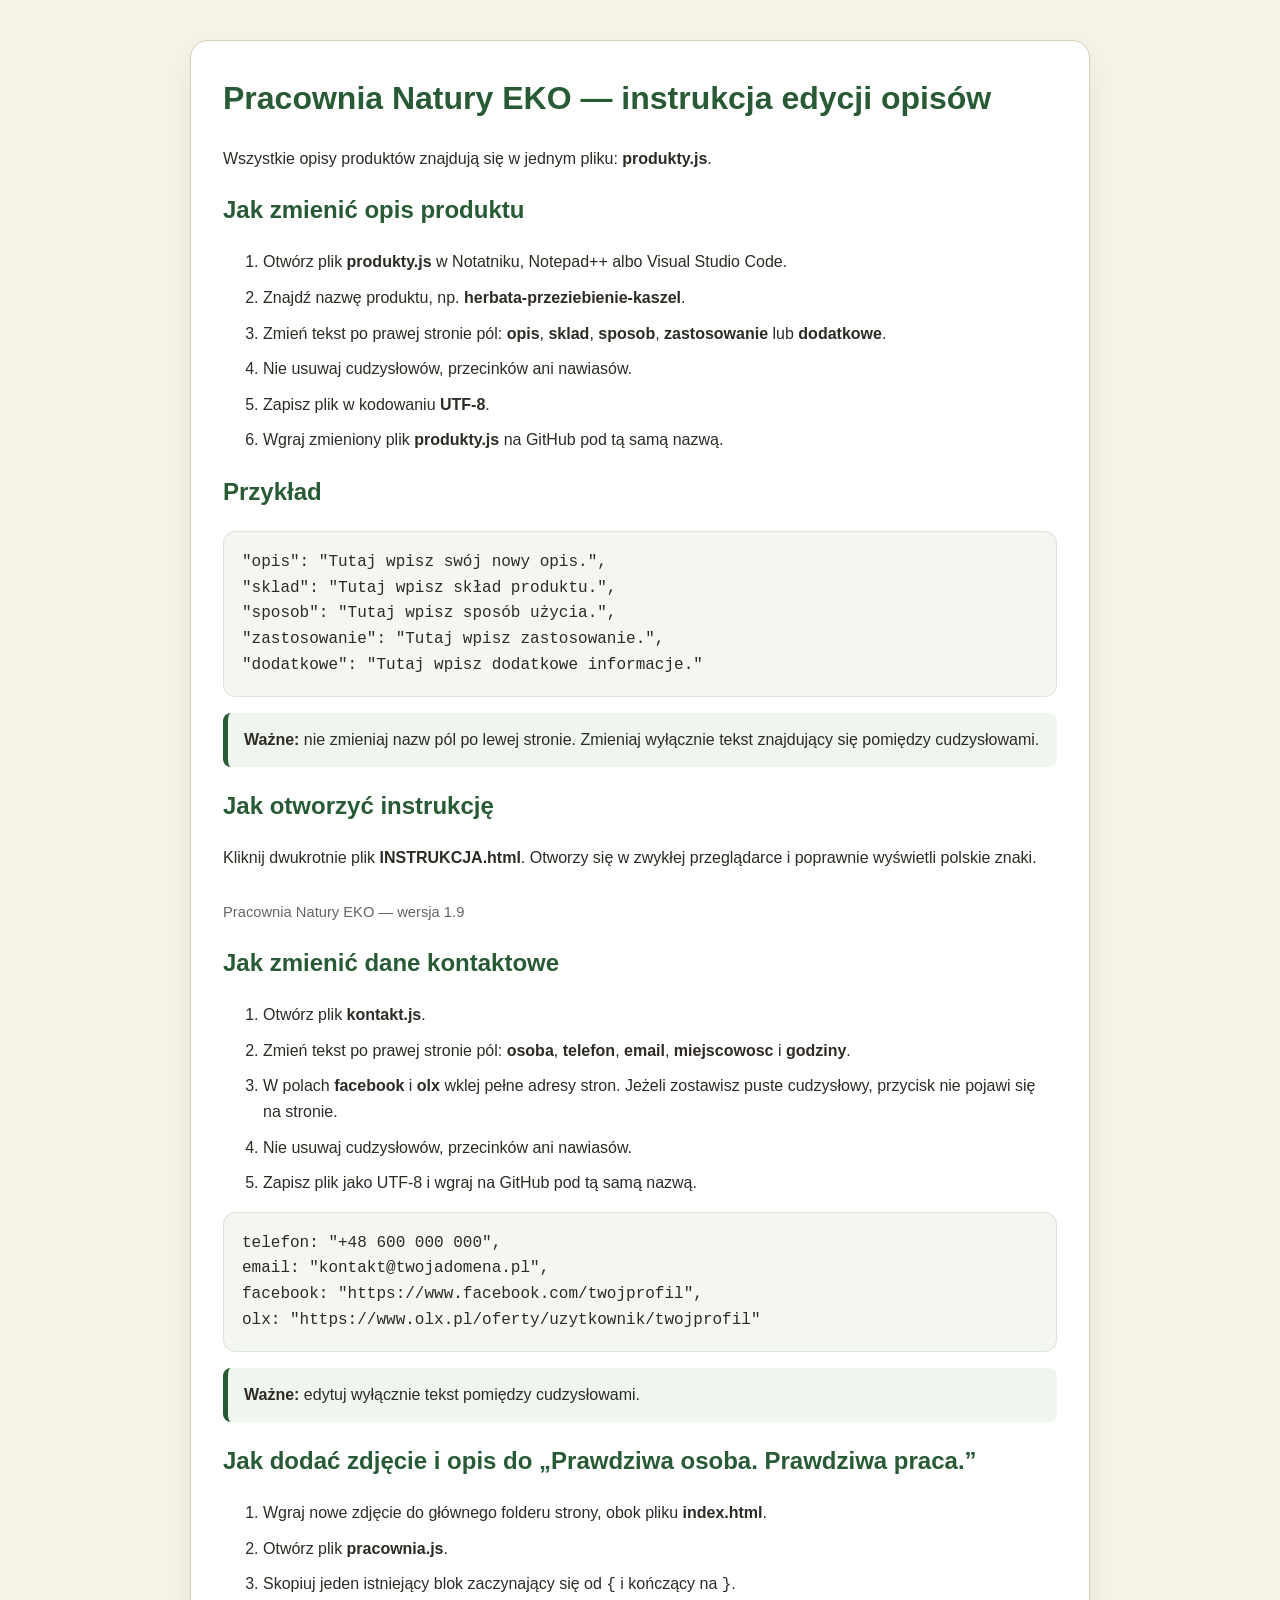
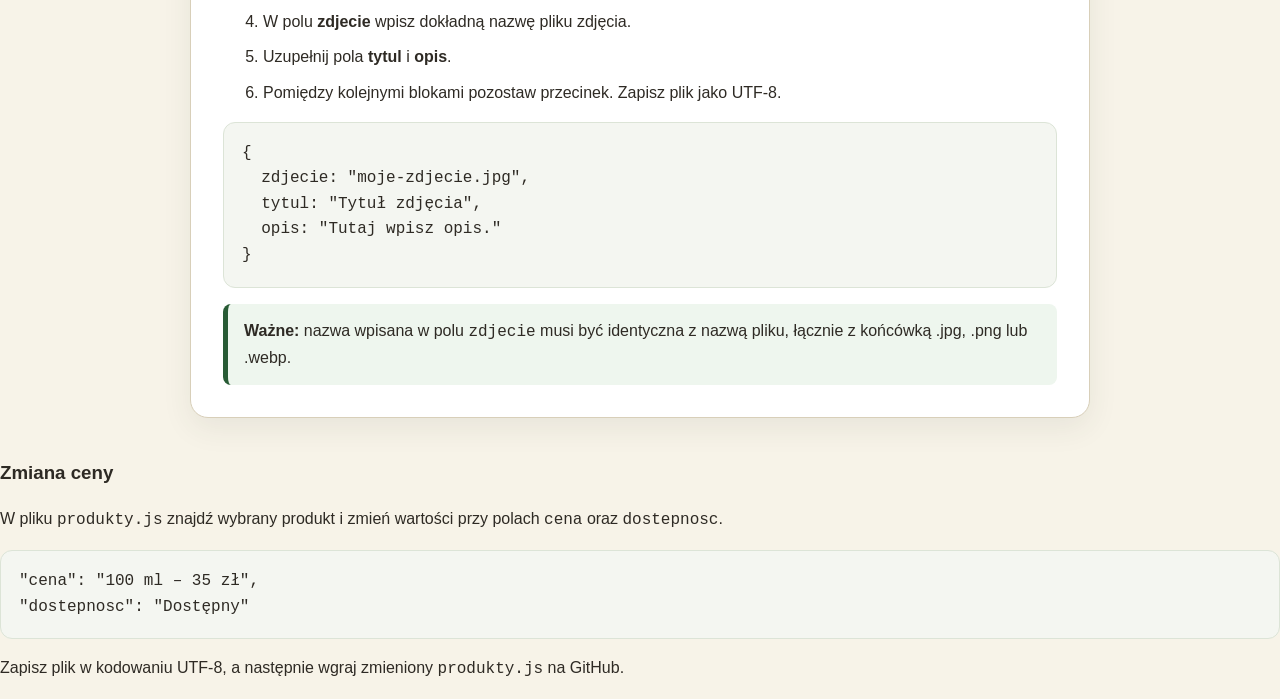
<file: INSTRUKCJA.html>
<!doctype html>
<html lang="pl">
<head>
  <meta charset="utf-8">
  <meta name="robots" content="noindex, nofollow">
  <meta name="viewport" content="width=device-width, initial-scale=1">
  <title>Instrukcja edycji opisów — Pracownia Natury EKO</title>
  <style>
    :root { --green:#285b35; --light:#f7f3e8; --border:#d8cfb9; --text:#2e2a24; }
    * { box-sizing: border-box; }
    body { margin:0; font-family: Arial, Helvetica, sans-serif; background:var(--light); color:var(--text); line-height:1.6; }
    main { max-width:900px; margin:40px auto; padding:32px; background:#fff; border:1px solid var(--border); border-radius:18px; box-shadow:0 10px 30px rgba(45,70,45,.08); }
    h1,h2 { color:var(--green); }
    h1 { margin-top:0; }
    code, pre { font-family: Consolas, "Courier New", monospace; }
    pre { background:#f4f6f1; border:1px solid #dce4d7; border-radius:12px; padding:18px; overflow:auto; }
    .note { background:#eef6ee; border-left:5px solid var(--green); padding:14px 16px; border-radius:8px; }
    ol li { margin-bottom:10px; }
    footer { margin-top:30px; font-size:.92rem; color:#666; }
  </style>
<link rel="icon" type="image/svg+xml" href="favicon.svg"/><link rel="icon" type="image/png" sizes="32x32" href="favicon-32.png"/><link rel="icon" href="favicon.ico" sizes="any"/><link rel="apple-touch-icon" href="apple-touch-icon.png"/></head>
<body>
  <main>
    <h1>Pracownia Natury EKO — instrukcja edycji opisów</h1>
    <p>Wszystkie opisy produktów znajdują się w jednym pliku: <strong>produkty.js</strong>.</p>

    <h2>Jak zmienić opis produktu</h2>
    <ol>
      <li>Otwórz plik <strong>produkty.js</strong> w Notatniku, Notepad++ albo Visual Studio Code.</li>
      <li>Znajdź nazwę produktu, np. <strong>herbata-przeziebienie-kaszel</strong>.</li>
      <li>Zmień tekst po prawej stronie pól: <strong>opis</strong>, <strong>sklad</strong>, <strong>sposob</strong>, <strong>zastosowanie</strong> lub <strong>dodatkowe</strong>.</li>
      <li>Nie usuwaj cudzysłowów, przecinków ani nawiasów.</li>
      <li>Zapisz plik w kodowaniu <strong>UTF-8</strong>.</li>
      <li>Wgraj zmieniony plik <strong>produkty.js</strong> na GitHub pod tą samą nazwą.</li>
    </ol>

    <h2>Przykład</h2>
    <pre><code>"opis": "Tutaj wpisz swój nowy opis.",
"sklad": "Tutaj wpisz skład produktu.",
"sposob": "Tutaj wpisz sposób użycia.",
"zastosowanie": "Tutaj wpisz zastosowanie.",
"dodatkowe": "Tutaj wpisz dodatkowe informacje."</code></pre>

    <div class="note">
      <strong>Ważne:</strong> nie zmieniaj nazw pól po lewej stronie. Zmieniaj wyłącznie tekst znajdujący się pomiędzy cudzysłowami.
    </div>

    <h2>Jak otworzyć instrukcję</h2>
    <p>Kliknij dwukrotnie plik <strong>INSTRUKCJA.html</strong>. Otworzy się w zwykłej przeglądarce i poprawnie wyświetli polskie znaki.</p>

    <footer>Pracownia Natury EKO — wersja 1.9</footer>
  
<section>
<h2>Jak zmienić dane kontaktowe</h2>
<ol>
  <li>Otwórz plik <strong>kontakt.js</strong>.</li>
  <li>Zmień tekst po prawej stronie pól: <strong>osoba</strong>, <strong>telefon</strong>, <strong>email</strong>, <strong>miejscowosc</strong> i <strong>godziny</strong>.</li>
  <li>W polach <strong>facebook</strong> i <strong>olx</strong> wklej pełne adresy stron. Jeżeli zostawisz puste cudzysłowy, przycisk nie pojawi się na stronie.</li>
  <li>Nie usuwaj cudzysłowów, przecinków ani nawiasów.</li>
  <li>Zapisz plik jako UTF-8 i wgraj na GitHub pod tą samą nazwą.</li>
</ol>
<pre><code>telefon: "+48 600 000 000",
email: "kontakt@twojadomena.pl",
facebook: "https://www.facebook.com/twojprofil",
olx: "https://www.olx.pl/oferty/uzytkownik/twojprofil"</code></pre>
<div class="note"><strong>Ważne:</strong> edytuj wyłącznie tekst pomiędzy cudzysłowami.</div>
</section>

<section>
<h2>Jak dodać zdjęcie i opis do „Prawdziwa osoba. Prawdziwa praca.”</h2>
<ol>
  <li>Wgraj nowe zdjęcie do głównego folderu strony, obok pliku <strong>index.html</strong>.</li>
  <li>Otwórz plik <strong>pracownia.js</strong>.</li>
  <li>Skopiuj jeden istniejący blok zaczynający się od <code>{</code> i kończący na <code>}</code>.</li>
  <li>W polu <strong>zdjecie</strong> wpisz dokładną nazwę pliku zdjęcia.</li>
  <li>Uzupełnij pola <strong>tytul</strong> i <strong>opis</strong>.</li>
  <li>Pomiędzy kolejnymi blokami pozostaw przecinek. Zapisz plik jako UTF-8.</li>
</ol>
<pre><code>{
  zdjecie: "moje-zdjecie.jpg",
  tytul: "Tytuł zdjęcia",
  opis: "Tutaj wpisz opis."
}</code></pre>
<div class="note"><strong>Ważne:</strong> nazwa wpisana w polu <code>zdjecie</code> musi być identyczna z nazwą pliku, łącznie z końcówką .jpg, .png lub .webp.</div>
</section>
</main>

<section>
<h3>Zmiana ceny</h3>
<p>W pliku <code>produkty.js</code> znajdź wybrany produkt i zmień wartości przy polach <code>cena</code> oraz <code>dostepnosc</code>.</p>
<pre><code>"cena": "100 ml – 35 zł",
"dostepnosc": "Dostępny"</code></pre>
<p>Zapisz plik w kodowaniu UTF-8, a następnie wgraj zmieniony <code>produkty.js</code> na GitHub.</p>
</section>
</body>
</html>
</file>
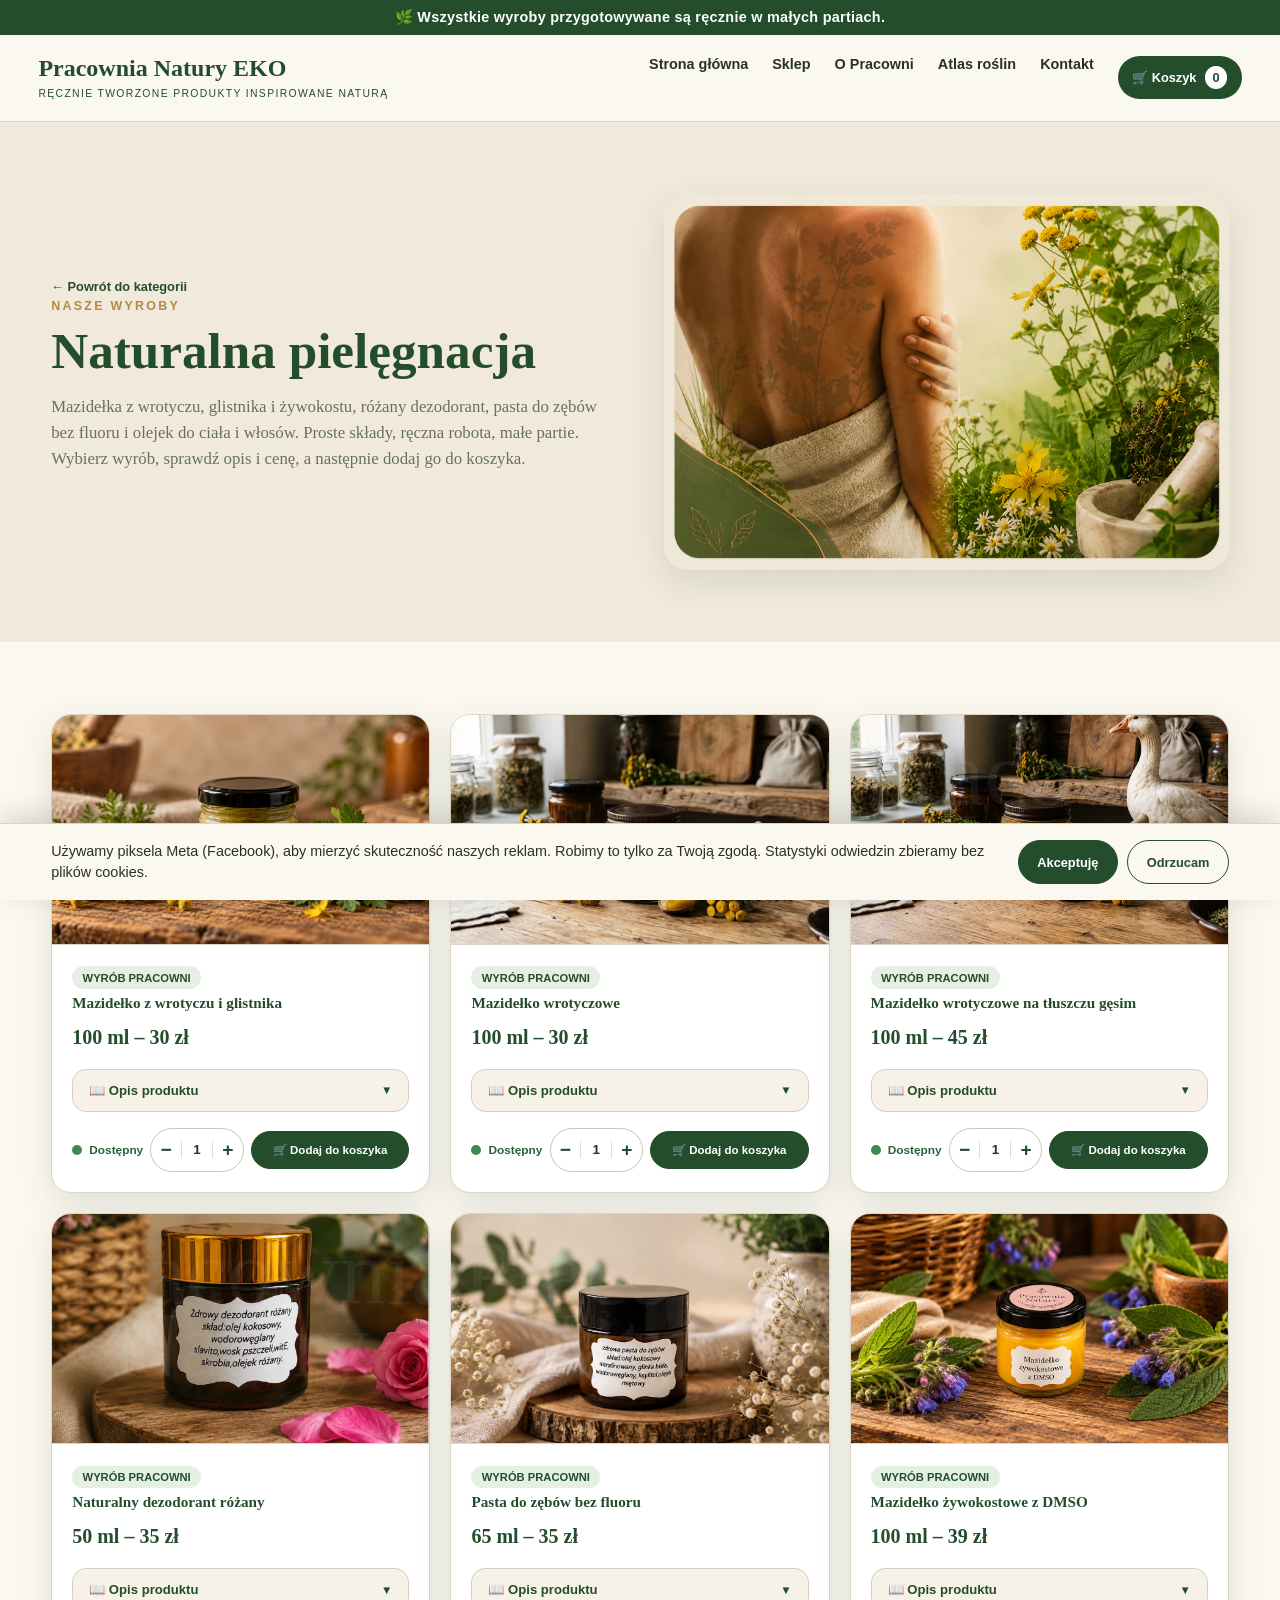
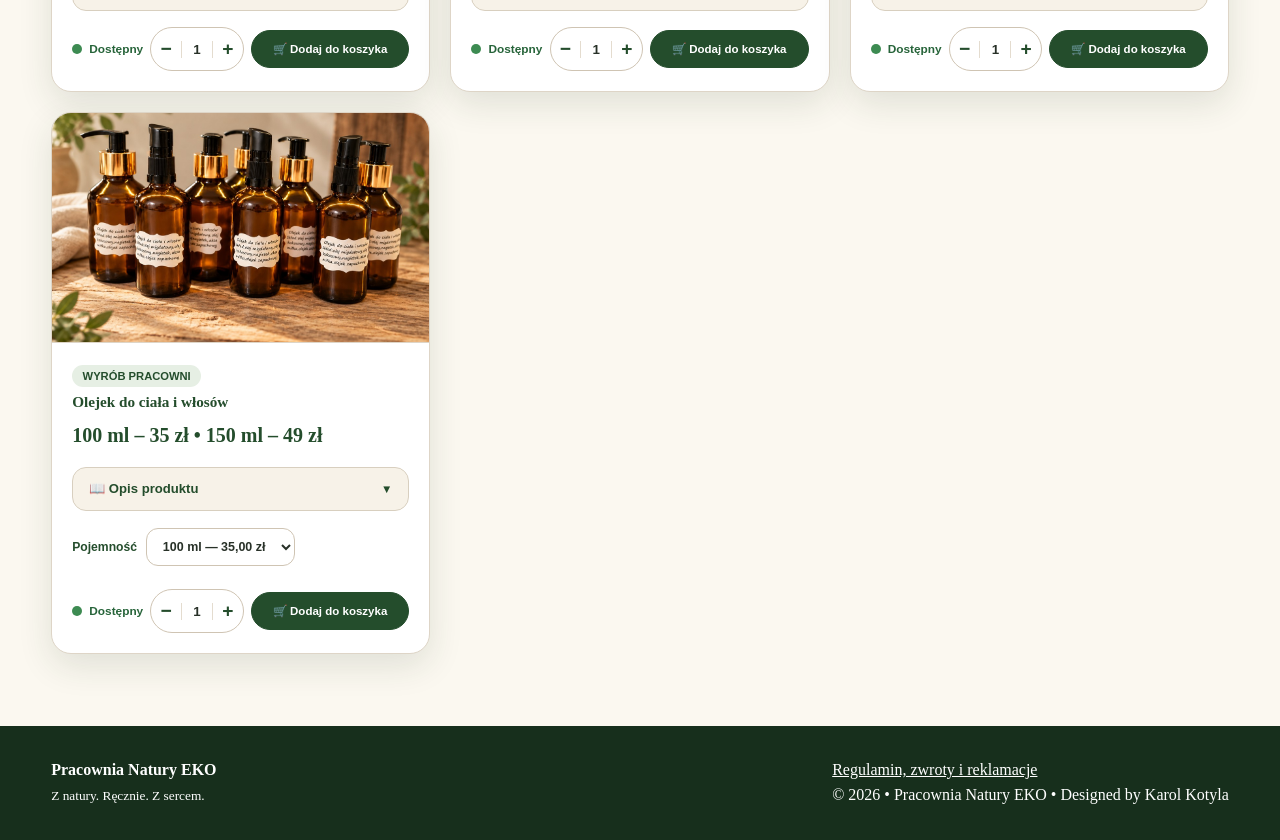
<file: kosmetyki.html>
<!DOCTYPE html>

<html lang="pl"><head><meta charset="utf-8"/><meta content="width=device-width,initial-scale=1" name="viewport"/><meta content="Naturalne mazidełka z wrotyczu, glistnika i żywokostu, dezodorant różany, pasta do zębów bez fluoru i olejek do ciała i włosów. Robione ręcznie w małych partiach." name="description"/><title>Naturalne mazidła, dezodorant i pasta bez fluoru – Pracownia Natury EKO</title><link href="https://www.pracownianaturyeko.pl/kosmetyki.html" rel="canonical"/><meta content="website" property="og:type"/><meta content="Pracownia Natury EKO" property="og:site_name"/><meta content="pl_PL" property="og:locale"/><meta content="Naturalne mazidła, dezodorant i pasta bez fluoru – Pracownia Natury EKO" property="og:title"/><meta content="Naturalne mazidełka z wrotyczu, glistnika i żywokostu, dezodorant różany, pasta do zębów bez fluoru i olejek do ciała i włosów. Robione ręcznie w małych partiach." property="og:description"/><meta content="https://www.pracownianaturyeko.pl/kosmetyki.html" property="og:url"/><meta content="https://www.pracownianaturyeko.pl/img/kategorie/kategoria-naturalna-pielegnacja.jpg" property="og:image"/><meta content="summary_large_image" name="twitter:card"/><link href="styles.css" rel="stylesheet"/><link rel="icon" type="image/svg+xml" href="favicon.svg"/><link rel="icon" type="image/png" sizes="32x32" href="favicon-32.png"/><link rel="icon" href="favicon.ico" sizes="any"/><link rel="apple-touch-icon" href="apple-touch-icon.png"/></head><body><div class="top">🌿 Wszystkie wyroby przygotowywane są ręcznie w małych partiach.</div><header><div class="wrap nav"><a class="brand" href="index.html">Pracownia Natury EKO<small>RĘCZNIE TWORZONE PRODUKTY INSPIROWANE NATURĄ</small></a><button aria-label="Menu" class="menu-toggle">☰</button><nav class="menu"><a href="index.html">Strona główna</a><a href="index.html#wyroby">Sklep</a><a href="index.html#pracownia">O Pracowni</a><a href="index.html#atlas">Atlas roślin</a><a href="index.html#kontakt">Kontakt</a></nav></div></header><main><section class="product-hero"><div class="wrap product-hero-grid"><div><a class="back" href="index.html#wyroby">← Powrót do kategorii</a><div class="eyebrow">Nasze wyroby</div><h1 class="title">Naturalna pielęgnacja</h1><p class="lead">Mazidełka z wrotyczu, glistnika i żywokostu, różany dezodorant, pasta do zębów bez fluoru i olejek do ciała i włosów. Proste składy, ręczna robota, małe partie. Wybierz wyrób, sprawdź opis i cenę, a następnie dodaj go do koszyka.</p></div><img alt="Naturalna pielęgnacja" src="img/kategorie/kategoria-naturalna-pielegnacja.jpg"/></div></section><section class="product-list"><div class="wrap"><div class="product-grid"><article class="card" data-product="mazidelko-wrotycz-glistnik"><img loading="lazy" alt="Mazidełko z wrotyczu i glistnika" src="mazidelko-wrotycz-glistnik-wide.jpg"/><div class="body"><span class="tag">wyrób Pracowni</span><h3>Mazidełko z wrotyczu i glistnika</h3><details class="product-details"><summary>📖 Opis produktu</summary><div class="product-description" data-product-description=""></div></details></div></article><article class="card" data-product="mazidelko-wrotyczowe"><img loading="lazy" alt="Mazidełko wrotyczowe" src="mazidelko.webp"/><div class="body"><span class="tag">wyrób Pracowni</span><h3>Mazidełko wrotyczowe</h3><details class="product-details"><summary>📖 Opis produktu</summary><div class="product-description" data-product-description=""></div></details></div></article><article class="card" data-product="mazidelko-wrotyczowe-gesi" data-watermark="system"><img loading="lazy" alt="Mazidełko wrotyczowe na tłuszczu gęsim" src="mazidelko-wrotyczowe-gesi-wide.jpg"/><div class="body"><span class="tag">wyrób Pracowni</span><h3>Mazidełko wrotyczowe na tłuszczu gęsim</h3><details class="product-details"><summary>📖 Opis produktu</summary><div class="product-description" data-product-description=""></div></details></div></article><article class="card" data-product="dezodorant-rozany" data-watermark="system"><img loading="lazy" alt="Naturalny dezodorant różany" src="dezodorant.webp"/><div class="body"><span class="tag">wyrób Pracowni</span><h3>Naturalny dezodorant różany</h3><details class="product-details"><summary>📖 Opis produktu</summary><div class="product-description" data-product-description=""></div></details></div></article><article class="card" data-product="pasta-bez-fluoru" data-watermark="system"><img loading="lazy" alt="Pasta do zębów bez fluoru" src="pasta.webp"/><div class="body"><span class="tag">wyrób Pracowni</span><h3>Pasta do zębów bez fluoru</h3><details class="product-details"><summary>📖 Opis produktu</summary><div class="product-description" data-product-description=""></div></details></div></article><article class="card" data-product="mazidelko-zywokost-dmso"><img loading="lazy" alt="Mazidełko żywokostowe z DMSO" src="mazidelko-zywokost-dmso-wide.jpg"/><div class="body"><span class="tag">wyrób Pracowni</span><h3>Mazidełko żywokostowe z DMSO</h3><details class="product-details"><summary>📖 Opis produktu</summary><div class="product-description" data-product-description=""></div></details></div></article><article class="card" data-product="olejek-cialo-wlosy"><img loading="lazy" alt="Olejek do ciała i włosów" src="olejek-cialo-wlosy-wide.jpg"/><div class="body"><span class="tag">wyrób Pracowni</span><h3>Olejek do ciała i włosów</h3><details class="product-details"><summary>📖 Opis produktu</summary><div class="product-description" data-product-description=""></div></details></div></article></div></div></section></main><footer><div class="wrap foot"><div><b>Pracownia Natury EKO</b><br/><small>Z natury. Ręcznie. Z sercem.</small></div><div><a href="regulamin.html" style="color:#fff;text-decoration:underline">Regulamin, zwroty i reklamacje</a><br/>© 2026 • Pracownia Natury EKO • Designed by Karol Kotyla</div></div></footer><script src="produkty.js"></script><script src="app.js"></script><script src="kontakt.js"></script><script src="wysylka.js"></script><script src="sklep.js"></script><script src="meta-pixel.js"></script><!-- Cloudflare Web Analytics --><script type='module' src='https://static.cloudflareinsights.com/beacon.min.js' data-cf-beacon='{"token": "5252972af676410db8ea2a1779531d4a"}'></script><!-- End Cloudflare Web Analytics --></body></html>
</file>
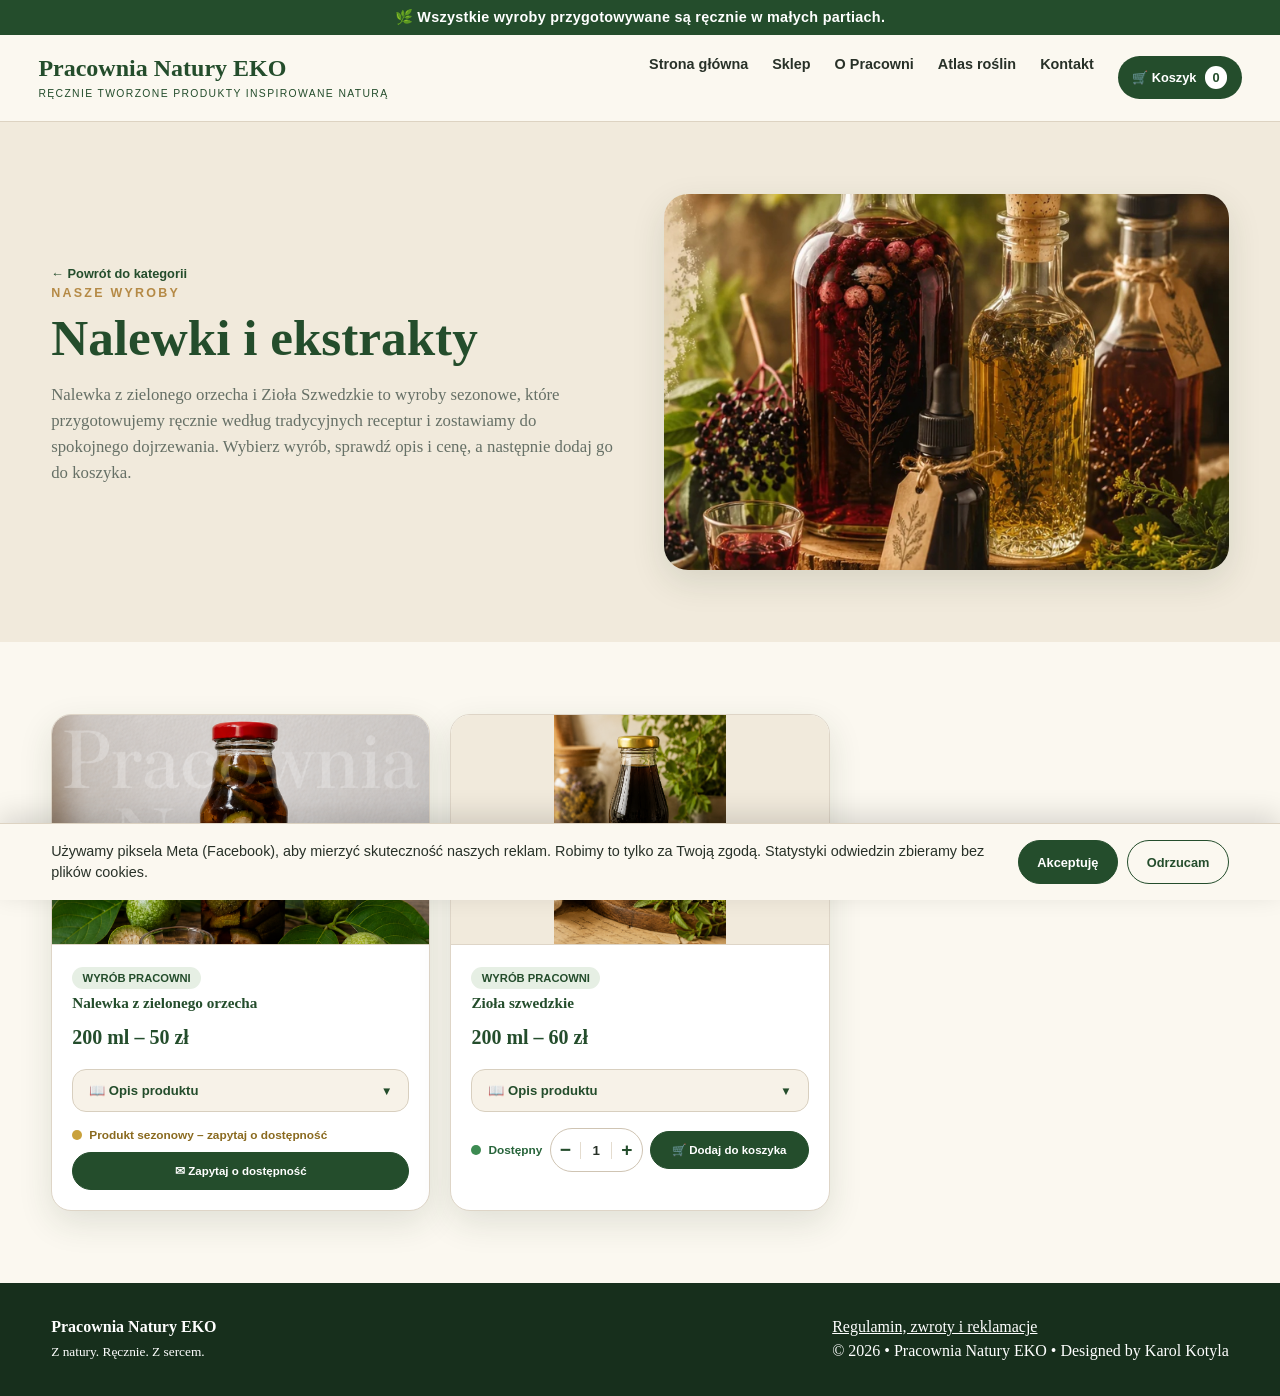
<file: nalewki.html>
<!DOCTYPE html>

<html lang="pl"><head><meta charset="utf-8"/><meta content="width=device-width,initial-scale=1" name="viewport"/><meta content="Nalewka z zielonego orzecha i Zioła Szwedzkie: wyroby sezonowe przygotowywane ręcznie według tradycyjnych receptur. Sprawdź skład, cenę i zamów online." name="description"/><title>Nalewka z zielonego orzecha i Zioła Szwedzkie – Pracownia Natury EKO</title><link href="https://www.pracownianaturyeko.pl/nalewki.html" rel="canonical"/><meta content="website" property="og:type"/><meta content="Pracownia Natury EKO" property="og:site_name"/><meta content="pl_PL" property="og:locale"/><meta content="Nalewka z zielonego orzecha i Zioła Szwedzkie – Pracownia Natury EKO" property="og:title"/><meta content="Nalewka z zielonego orzecha i Zioła Szwedzkie: wyroby sezonowe przygotowywane ręcznie według tradycyjnych receptur. Sprawdź skład, cenę i zamów online." property="og:description"/><meta content="https://www.pracownianaturyeko.pl/nalewki.html" property="og:url"/><meta content="https://www.pracownianaturyeko.pl/img/kategorie/kategoria-nalewki-ekstrakty.jpg" property="og:image"/><meta content="summary_large_image" name="twitter:card"/><link href="styles.css" rel="stylesheet"/><link rel="icon" type="image/svg+xml" href="favicon.svg"/><link rel="icon" type="image/png" sizes="32x32" href="favicon-32.png"/><link rel="icon" href="favicon.ico" sizes="any"/><link rel="apple-touch-icon" href="apple-touch-icon.png"/></head><body><div class="top">🌿 Wszystkie wyroby przygotowywane są ręcznie w małych partiach.</div><header><div class="wrap nav"><a class="brand" href="index.html">Pracownia Natury EKO<small>RĘCZNIE TWORZONE PRODUKTY INSPIROWANE NATURĄ</small></a><button aria-label="Menu" class="menu-toggle">☰</button><nav class="menu"><a href="index.html">Strona główna</a><a href="index.html#wyroby">Sklep</a><a href="index.html#pracownia">O Pracowni</a><a href="index.html#atlas">Atlas roślin</a><a href="index.html#kontakt">Kontakt</a></nav></div></header><main><section class="product-hero"><div class="wrap product-hero-grid"><div><a class="back" href="index.html#wyroby">← Powrót do kategorii</a><div class="eyebrow">Nasze wyroby</div><h1 class="title">Nalewki i ekstrakty</h1><p class="lead">Nalewka z zielonego orzecha i Zioła Szwedzkie to wyroby sezonowe, które przygotowujemy ręcznie według tradycyjnych receptur i zostawiamy do spokojnego dojrzewania. Wybierz wyrób, sprawdź opis i cenę, a następnie dodaj go do koszyka.</p></div><img alt="Nalewki i ekstrakty" src="img/kategorie/kategoria-nalewki-ekstrakty.jpg"/></div></section><section class="product-list"><div class="wrap"><div class="product-grid"><article class="card" data-product="nalewka-zielony-orzech"><img loading="lazy" alt="Nalewka z zielonego orzecha" src="orzech.webp"/><div class="body"><span class="tag">wyrób Pracowni</span><h3>Nalewka z zielonego orzecha</h3><details class="product-details"><summary>📖 Opis produktu</summary><div class="product-description" data-product-description=""></div></details></div></article><article class="card" data-product="ziola-szwedzkie"><img loading="lazy" alt="Zioła szwedzkie" class="product-image-bottle" src="ziola-szwedzkie-produkt.jpg"/><div class="body"><span class="tag">wyrób Pracowni</span><h3>Zioła szwedzkie</h3><details class="product-details"><summary>📖 Opis produktu</summary><div class="product-description" data-product-description=""></div></details></div></article></div></div></section></main><footer><div class="wrap foot"><div><b>Pracownia Natury EKO</b><br/><small>Z natury. Ręcznie. Z sercem.</small></div><div><a href="regulamin.html" style="color:#fff;text-decoration:underline">Regulamin, zwroty i reklamacje</a><br/>© 2026 • Pracownia Natury EKO • Designed by Karol Kotyla</div></div></footer><script src="produkty.js"></script><script src="app.js"></script><script src="kontakt.js"></script><script src="wysylka.js"></script><script src="sklep.js"></script><script src="meta-pixel.js"></script><!-- Cloudflare Web Analytics --><script type='module' src='https://static.cloudflareinsights.com/beacon.min.js' data-cf-beacon='{"token": "5252972af676410db8ea2a1779531d4a"}'></script><!-- End Cloudflare Web Analytics --></body></html>
</file>
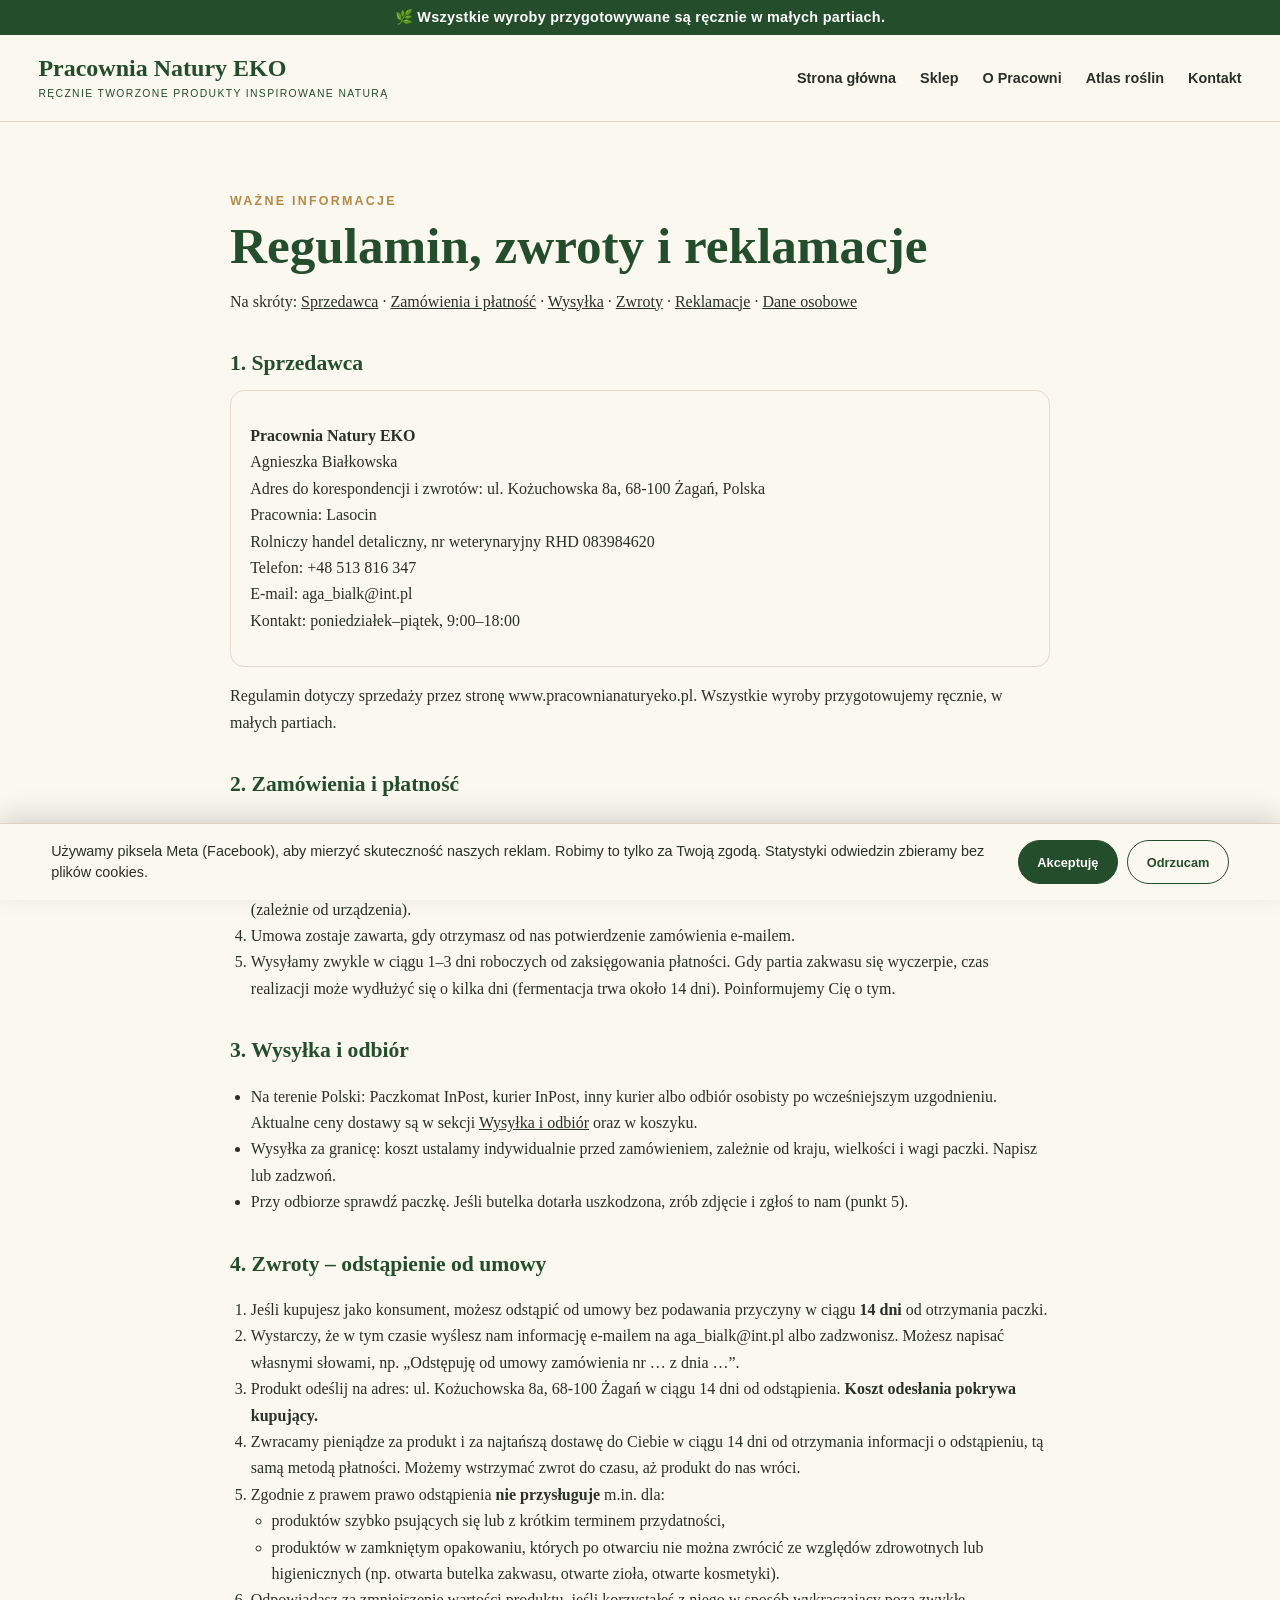
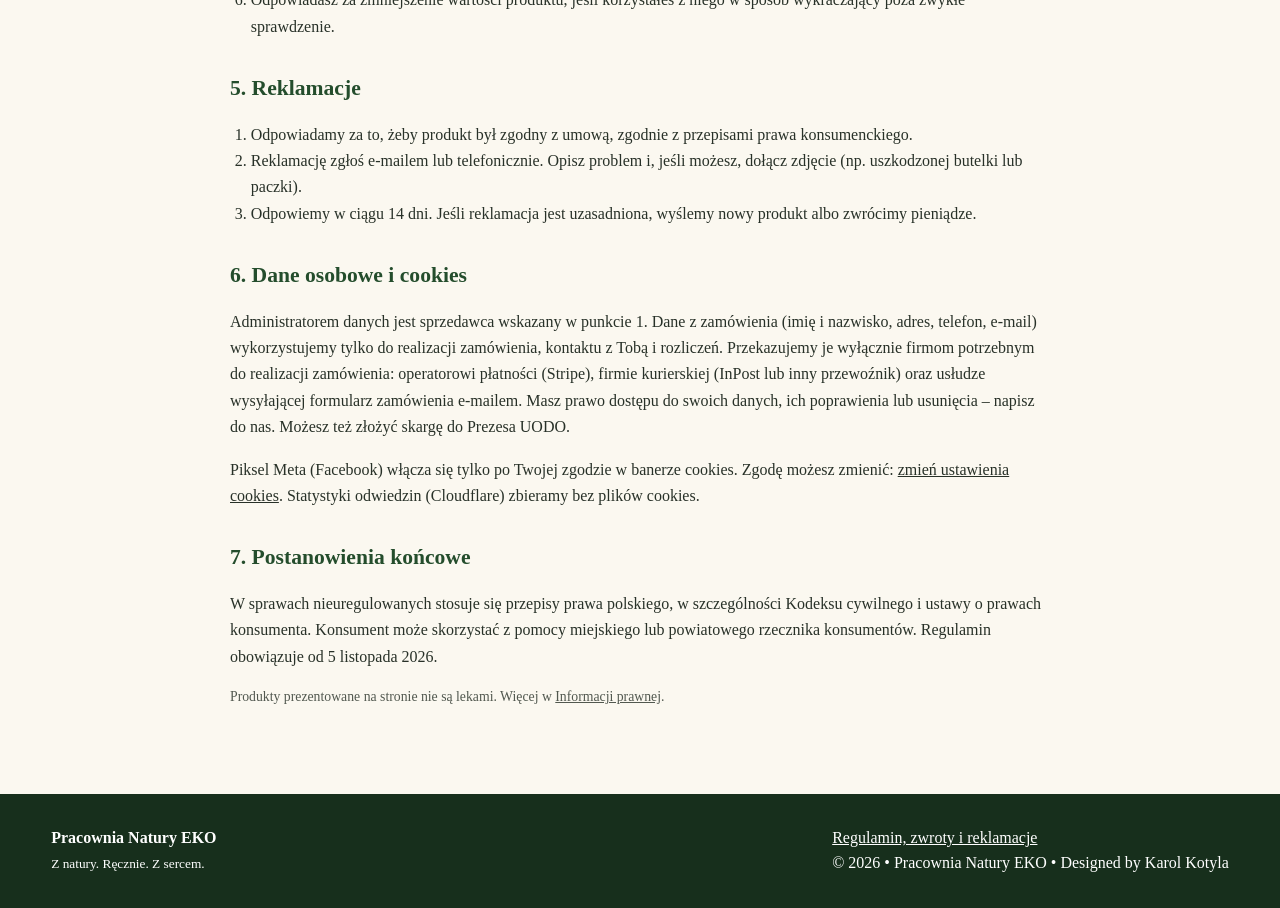
<file: regulamin.html>
<!DOCTYPE html>

<html lang="pl"><head><meta charset="utf-8"/><meta content="width=device-width,initial-scale=1" name="viewport"/><meta content="Regulamin sklepu Pracownia Natury EKO: dane sprzedawcy, zamówienia, płatności, wysyłka, zwroty, odstąpienie od umowy i reklamacje." name="description"/><title>Regulamin, zwroty i reklamacje – Pracownia Natury EKO</title><link href="https://www.pracownianaturyeko.pl/regulamin.html" rel="canonical"/><meta content="website" property="og:type"/><meta content="Pracownia Natury EKO" property="og:site_name"/><meta content="pl_PL" property="og:locale"/><meta content="Regulamin, zwroty i reklamacje – Pracownia Natury EKO" property="og:title"/><meta content="https://www.pracownianaturyeko.pl/regulamin.html" property="og:url"/><link href="styles.css" rel="stylesheet"/><style>.legal-page h2{color:var(--green);font-size:1.35rem;margin:2rem 0 .6rem}.legal-page p,.legal-page li{line-height:1.65}.legal-page ul,.legal-page ol{padding-left:1.3rem}.legal-page .box{background:var(--cream);border:1px solid #e2d9ca;border-radius:14px;padding:1rem 1.2rem}.legal-toc a{text-decoration:underline}.foot a{color:#fff;text-decoration:underline}</style><link rel="icon" type="image/svg+xml" href="favicon.svg"/><link rel="icon" type="image/png" sizes="32x32" href="favicon-32.png"/><link rel="icon" href="favicon.ico" sizes="any"/><link rel="apple-touch-icon" href="apple-touch-icon.png"/></head><body><div class="top">🌿 Wszystkie wyroby przygotowywane są ręcznie w małych partiach.</div><header><div class="wrap nav"><a class="brand" href="index.html">Pracownia Natury EKO<small>RĘCZNIE TWORZONE PRODUKTY INSPIROWANE NATURĄ</small></a><button aria-label="Menu" class="menu-toggle">☰</button><nav class="menu"><a href="index.html">Strona główna</a><a href="index.html#wyroby">Sklep</a><a href="index.html#pracownia">O Pracowni</a><a href="index.html#atlas">Atlas roślin</a><a href="index.html#kontakt">Kontakt</a></nav></div></header><main><section><div class="wrap legal-page" style="max-width:820px">
<div class="eyebrow">Ważne informacje</div><h1 class="title">Regulamin, zwroty i reklamacje</h1>
<p class="legal-toc">Na skróty: <a href="#sprzedawca">Sprzedawca</a> · <a href="#zamowienia">Zamówienia i płatność</a> · <a href="#wysylka">Wysyłka</a> · <a href="#zwroty">Zwroty</a> · <a href="#reklamacje">Reklamacje</a> · <a href="#dane">Dane osobowe</a></p>

<h2 id="sprzedawca">1. Sprzedawca</h2>
<div class="box"><p><b>Pracownia Natury EKO</b><br/>Agnieszka Białkowska<br/>Adres do korespondencji i zwrotów: ul. Kożuchowska 8a, 68-100 Żagań, Polska<br/>Pracownia: Lasocin<br/>Rolniczy handel detaliczny, nr weterynaryjny RHD 083984620<br/>Telefon: <a href="tel:+48513816347">+48 513 816 347</a><br/>E-mail: <a href="mailto:aga_bialk@int.pl">aga_bialk@int.pl</a><br/>Kontakt: poniedziałek–piątek, 9:00–18:00</p></div>
<p>Regulamin dotyczy sprzedaży przez stronę www.pracownianaturyeko.pl. Wszystkie wyroby przygotowujemy ręcznie, w małych partiach.</p>

<h2 id="zamowienia">2. Zamówienia i płatność</h2>
<ol>
<li>Zamówienie składasz przez koszyk na stronie: wybierasz produkty, sposób dostawy, podajesz dane i opłacasz zamówienie.</li>
<li>Ceny podane są w złotych polskich (zł) i są cenami końcowymi. Koszt dostawy widzisz w koszyku przed zapłatą.</li>
<li>Płatność odbywa się online przez operatora płatności Stripe: BLIK, karta płatnicza, Apple Pay, Google Pay lub Revolut Pay (zależnie od urządzenia).</li>
<li>Umowa zostaje zawarta, gdy otrzymasz od nas potwierdzenie zamówienia e-mailem.</li>
<li>Wysyłamy zwykle w ciągu 1–3 dni roboczych od zaksięgowania płatności. Gdy partia zakwasu się wyczerpie, czas realizacji może wydłużyć się o kilka dni (fermentacja trwa około 14 dni). Poinformujemy Cię o tym.</li>
</ol>

<h2 id="wysylka">3. Wysyłka i odbiór</h2>
<ul>
<li>Na terenie Polski: Paczkomat InPost, kurier InPost, inny kurier albo odbiór osobisty po wcześniejszym uzgodnieniu. Aktualne ceny dostawy są w sekcji <a href="index.html#kontakt" style="text-decoration:underline">Wysyłka i odbiór</a> oraz w koszyku.</li>
<li>Wysyłka za granicę: koszt ustalamy indywidualnie przed zamówieniem, zależnie od kraju, wielkości i wagi paczki. Napisz lub zadzwoń.</li>
<li>Przy odbiorze sprawdź paczkę. Jeśli butelka dotarła uszkodzona, zrób zdjęcie i zgłoś to nam (punkt 5).</li>
</ul>

<h2 id="zwroty">4. Zwroty – odstąpienie od umowy</h2>
<ol>
<li>Jeśli kupujesz jako konsument, możesz odstąpić od umowy bez podawania przyczyny w ciągu <b>14 dni</b> od otrzymania paczki.</li>
<li>Wystarczy, że w tym czasie wyślesz nam informację e-mailem na aga_bialk@int.pl albo zadzwonisz. Możesz napisać własnymi słowami, np. „Odstępuję od umowy zamówienia nr … z dnia …”.</li>
<li>Produkt odeślij na adres: ul. Kożuchowska 8a, 68-100 Żagań w ciągu 14 dni od odstąpienia. <b>Koszt odesłania pokrywa kupujący.</b></li>
<li>Zwracamy pieniądze za produkt i za najtańszą dostawę do Ciebie w ciągu 14 dni od otrzymania informacji o odstąpieniu, tą samą metodą płatności. Możemy wstrzymać zwrot do czasu, aż produkt do nas wróci.</li>
<li>Zgodnie z prawem prawo odstąpienia <b>nie przysługuje</b> m.in. dla:
<ul><li>produktów szybko psujących się lub z krótkim terminem przydatności,</li><li>produktów w zamkniętym opakowaniu, których po otwarciu nie można zwrócić ze względów zdrowotnych lub higienicznych (np. otwarta butelka zakwasu, otwarte zioła, otwarte kosmetyki).</li></ul></li>
<li>Odpowiadasz za zmniejszenie wartości produktu, jeśli korzystałeś z niego w sposób wykraczający poza zwykłe sprawdzenie.</li>
</ol>

<h2 id="reklamacje">5. Reklamacje</h2>
<ol>
<li>Odpowiadamy za to, żeby produkt był zgodny z umową, zgodnie z przepisami prawa konsumenckiego.</li>
<li>Reklamację zgłoś e-mailem lub telefonicznie. Opisz problem i, jeśli możesz, dołącz zdjęcie (np. uszkodzonej butelki lub paczki).</li>
<li>Odpowiemy w ciągu 14 dni. Jeśli reklamacja jest uzasadniona, wyślemy nowy produkt albo zwrócimy pieniądze.</li>
</ol>

<h2 id="dane">6. Dane osobowe i cookies</h2>
<p>Administratorem danych jest sprzedawca wskazany w punkcie 1. Dane z zamówienia (imię i nazwisko, adres, telefon, e-mail) wykorzystujemy tylko do realizacji zamówienia, kontaktu z Tobą i rozliczeń. Przekazujemy je wyłącznie firmom potrzebnym do realizacji zamówienia: operatorowi płatności (Stripe), firmie kurierskiej (InPost lub inny przewoźnik) oraz usłudze wysyłającej formularz zamówienia e-mailem. Masz prawo dostępu do swoich danych, ich poprawienia lub usunięcia – napisz do nas. Możesz też złożyć skargę do Prezesa UODO.</p>
<p>Piksel Meta (Facebook) włącza się tylko po Twojej zgodzie w banerze cookies. Zgodę możesz zmienić: <a href="#" data-cookie-settings="" style="text-decoration:underline">zmień ustawienia cookies</a>. Statystyki odwiedzin (Cloudflare) zbieramy bez plików cookies.</p>

<h2>7. Postanowienia końcowe</h2>
<p>W sprawach nieuregulowanych stosuje się przepisy prawa polskiego, w szczególności Kodeksu cywilnego i ustawy o prawach konsumenta. Konsument może skorzystać z pomocy miejskiego lub powiatowego rzecznika konsumentów. Regulamin obowiązuje od 5 listopada 2026.</p>
<p class="note">Produkty prezentowane na stronie nie są lekami. Więcej w <a href="index.html#legal-title" style="text-decoration:underline">Informacji prawnej</a>.</p>
</div></section></main><footer><div class="wrap foot"><div><b>Pracownia Natury EKO</b><br/><small>Z natury. Ręcznie. Z sercem.</small></div><div><a href="regulamin.html">Regulamin, zwroty i reklamacje</a><br/>© 2026 • Pracownia Natury EKO • Designed by Karol Kotyla</div></div></footer><script src="app.js"></script><script src="meta-pixel.js"></script><!-- Cloudflare Web Analytics --><script type='module' src='https://static.cloudflareinsights.com/beacon.min.js' data-cf-beacon='{"token": "5252972af676410db8ea2a1779531d4a"}'></script><!-- End Cloudflare Web Analytics --></body></html>
</file>
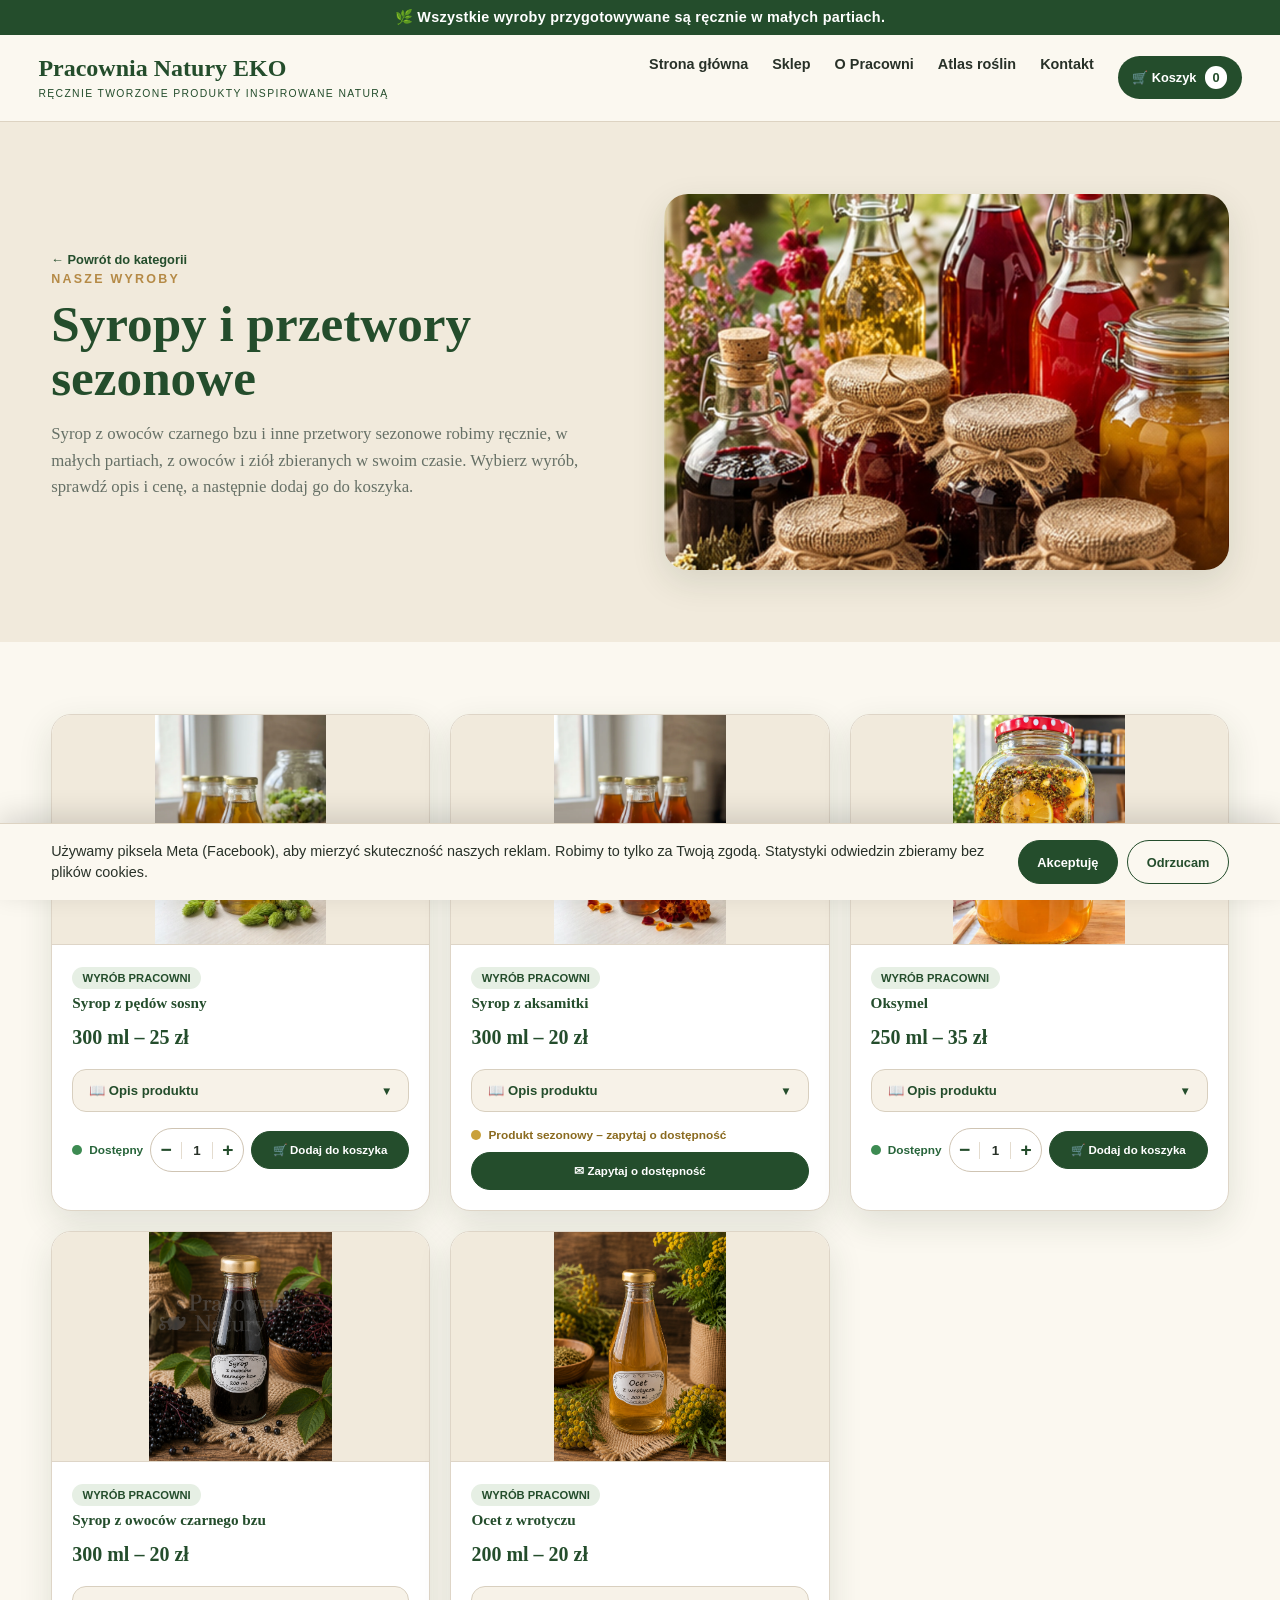
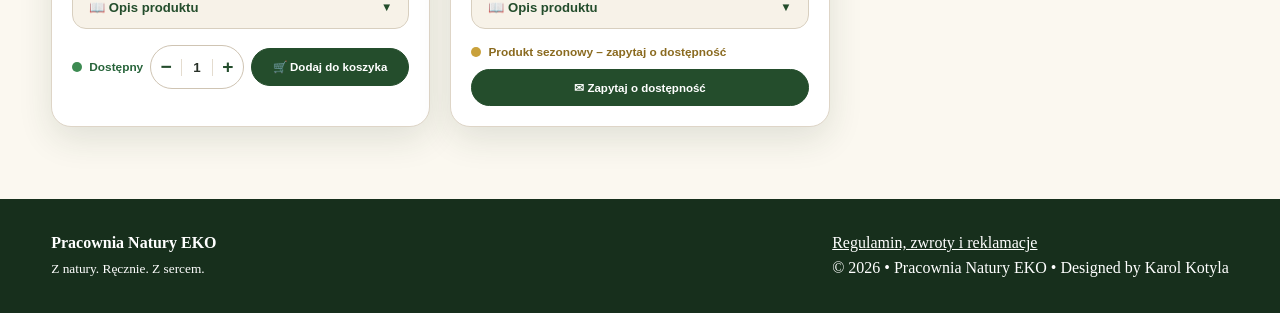
<file: syropy.html>
<!DOCTYPE html>
<html lang="pl"><head><meta charset="utf-8"/><meta content="width=device-width,initial-scale=1" name="viewport"/><meta content="Syrop z owoców czarnego bzu i sezonowe przetwory z Pracowni Natury EKO. Robione ręcznie w małych partiach, według tradycyjnych receptur. Zamów online." name="description"/><title>Syrop z czarnego bzu i przetwory sezonowe – Pracownia Natury EKO</title><link href="https://www.pracownianaturyeko.pl/syropy.html" rel="canonical"/><meta content="website" property="og:type"/><meta content="Pracownia Natury EKO" property="og:site_name"/><meta content="pl_PL" property="og:locale"/><meta content="Syrop z czarnego bzu i przetwory sezonowe – Pracownia Natury EKO" property="og:title"/><meta content="Syrop z owoców czarnego bzu i sezonowe przetwory z Pracowni Natury EKO. Robione ręcznie w małych partiach, według tradycyjnych receptur. Zamów online." property="og:description"/><meta content="https://www.pracownianaturyeko.pl/syropy.html" property="og:url"/><meta content="https://www.pracownianaturyeko.pl/img/kategorie/kategoria-syropy-przetwory-sezonowe.jpg" property="og:image"/><meta content="summary_large_image" name="twitter:card"/><link href="styles.css" rel="stylesheet"/><link rel="icon" type="image/svg+xml" href="favicon.svg"/><link rel="icon" type="image/png" sizes="32x32" href="favicon-32.png"/><link rel="icon" href="favicon.ico" sizes="any"/><link rel="apple-touch-icon" href="apple-touch-icon.png"/></head><body><div class="top">🌿 Wszystkie wyroby przygotowywane są ręcznie w małych partiach.</div><header><div class="wrap nav"><a class="brand" href="index.html">Pracownia Natury EKO<small>RĘCZNIE TWORZONE PRODUKTY INSPIROWANE NATURĄ</small></a><button aria-label="Menu" class="menu-toggle">☰</button><nav class="menu"><a href="index.html">Strona główna</a><a href="index.html#wyroby">Sklep</a><a href="index.html#pracownia">O Pracowni</a><a href="index.html#atlas">Atlas roślin</a><a href="index.html#kontakt">Kontakt</a></nav></div></header><main><section class="product-hero"><div class="wrap product-hero-grid"><div><a class="back" href="index.html#wyroby">← Powrót do kategorii</a><div class="eyebrow">Nasze wyroby</div><h1 class="title">Syropy i przetwory sezonowe</h1><p class="lead">Syrop z owoców czarnego bzu i inne przetwory sezonowe robimy ręcznie, w małych partiach, z owoców i ziół zbieranych w swoim czasie. Wybierz wyrób, sprawdź opis i cenę, a następnie dodaj go do koszyka.</p></div><img alt="Syropy i przetwory sezonowe" src="img/kategorie/kategoria-syropy-przetwory-sezonowe.jpg"/></div></section><section class="product-list"><div class="wrap"><div class="product-grid"><article class="card" data-product="syrop-pedow-sosny"><img loading="lazy" alt="Syrop z pędów sosny, butelka 300 ml" class="product-image-bottle" src="syrop-pedow-sosny.webp"/><div class="body"><span class="tag">wyrób Pracowni</span><h3>Syrop z pędów sosny</h3><details class="product-details"><summary>📖 Opis produktu</summary><div class="product-description" data-product-description=""></div></details></div></article><article class="card" data-product="syrop-aksamitka"><img loading="lazy" alt="Syrop z aksamitki, butelka 300 ml" class="product-image-bottle" src="syrop-aksamitka.webp"/><div class="body"><span class="tag">wyrób Pracowni</span><h3>Syrop z aksamitki</h3><details class="product-details"><summary>📖 Opis produktu</summary><div class="product-description" data-product-description=""></div></details></div></article><article class="card" data-product="oksymel"><img loading="lazy" alt="Oksymel – przetwór na occie z aksamitki i miodzie lipowym" class="product-image-bottle" src="oksymel.webp"/><div class="body"><span class="tag">wyrób Pracowni</span><h3>Oksymel</h3><details class="product-details"><summary>📖 Opis produktu</summary><div class="product-description" data-product-description=""></div></details></div></article><article class="card" data-product="syrop-czarny-bez"><img loading="lazy" alt="Syrop z owoców czarnego bzu" class="product-image-bottle" src="syrop-czarny-bez.png"/><div class="body"><span class="tag">wyrób Pracowni</span><h3>Syrop z owoców czarnego bzu</h3><details class="product-details"><summary>📖 Opis produktu</summary><div class="product-description" data-product-description=""></div></details></div></article><article class="card" data-product="ocet-wrotycz"><img loading="lazy" alt="Ocet z wrotyczu" class="product-image-bottle" src="ocet-wrotycz.png"/><div class="body"><span class="tag">wyrób Pracowni</span><h3>Ocet z wrotyczu</h3><details class="product-details"><summary>📖 Opis produktu</summary><div class="product-description" data-product-description=""></div></details></div></article></div></div></section></main><footer><div class="wrap foot"><div><b>Pracownia Natury EKO</b><br/><small>Z natury. Ręcznie. Z sercem.</small></div><div><a href="regulamin.html" style="color:#fff;text-decoration:underline">Regulamin, zwroty i reklamacje</a><br/>© 2026 • Pracownia Natury EKO • Designed by Karol Kotyla</div></div></footer><script src="produkty.js"></script><script src="app.js"></script><script src="kontakt.js"></script><script src="wysylka.js"></script><script src="sklep.js"></script><script src="meta-pixel.js"></script><!-- Cloudflare Web Analytics --><script type='module' src='https://static.cloudflareinsights.com/beacon.min.js' data-cf-beacon='{"token": "5252972af676410db8ea2a1779531d4a"}'></script><!-- End Cloudflare Web Analytics --></body></html>
</file>
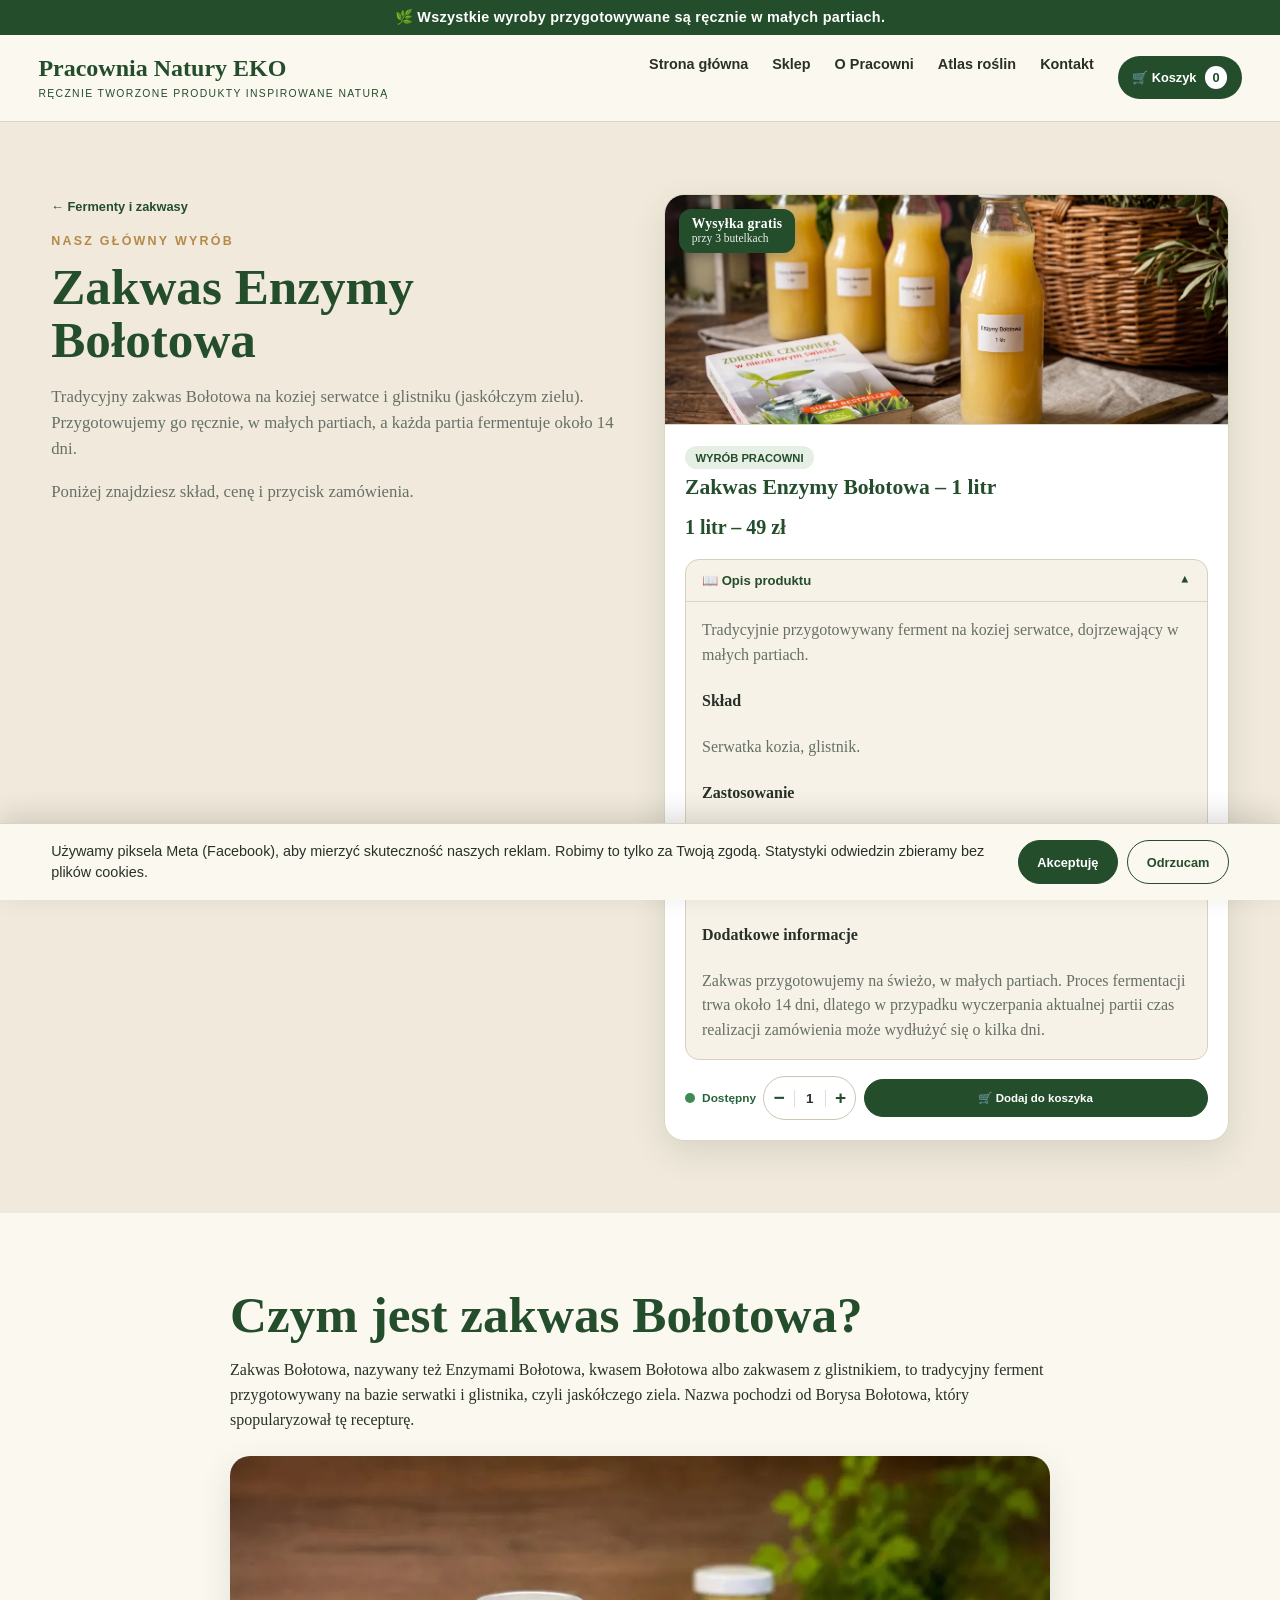
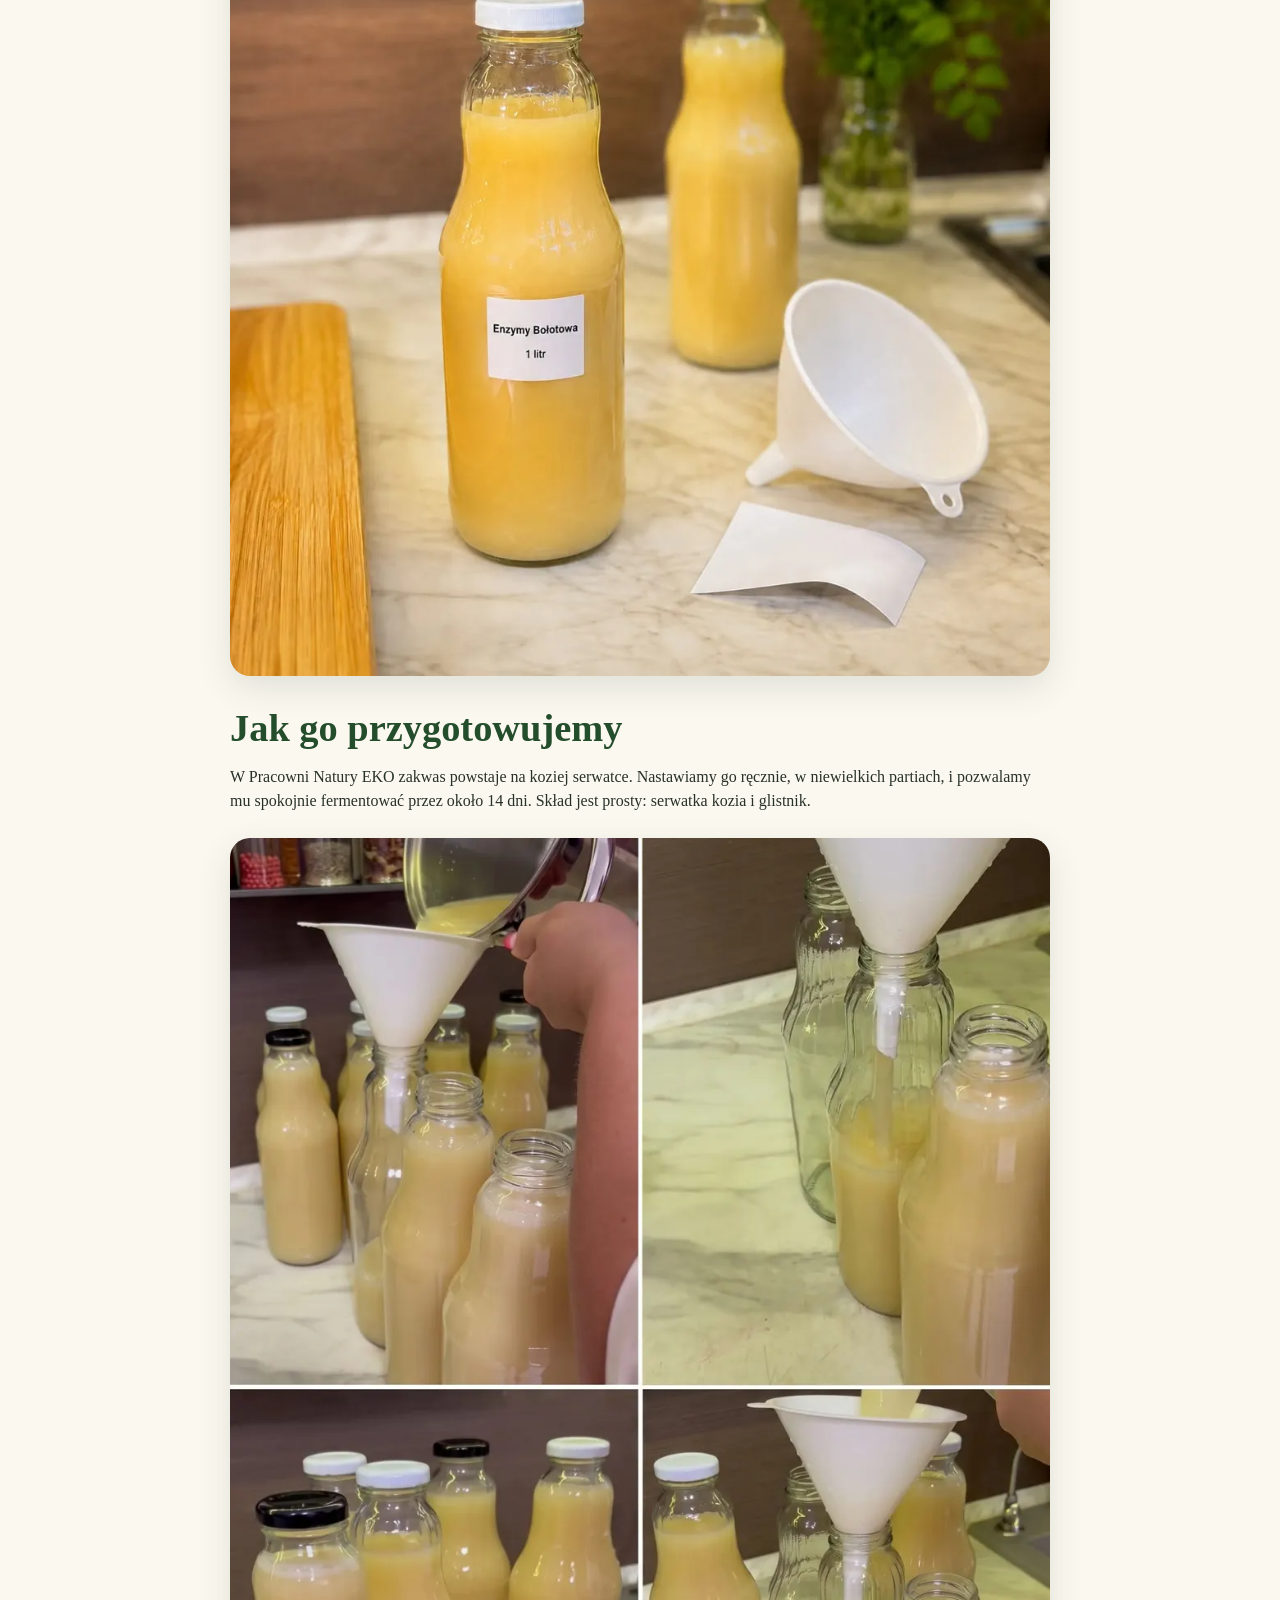
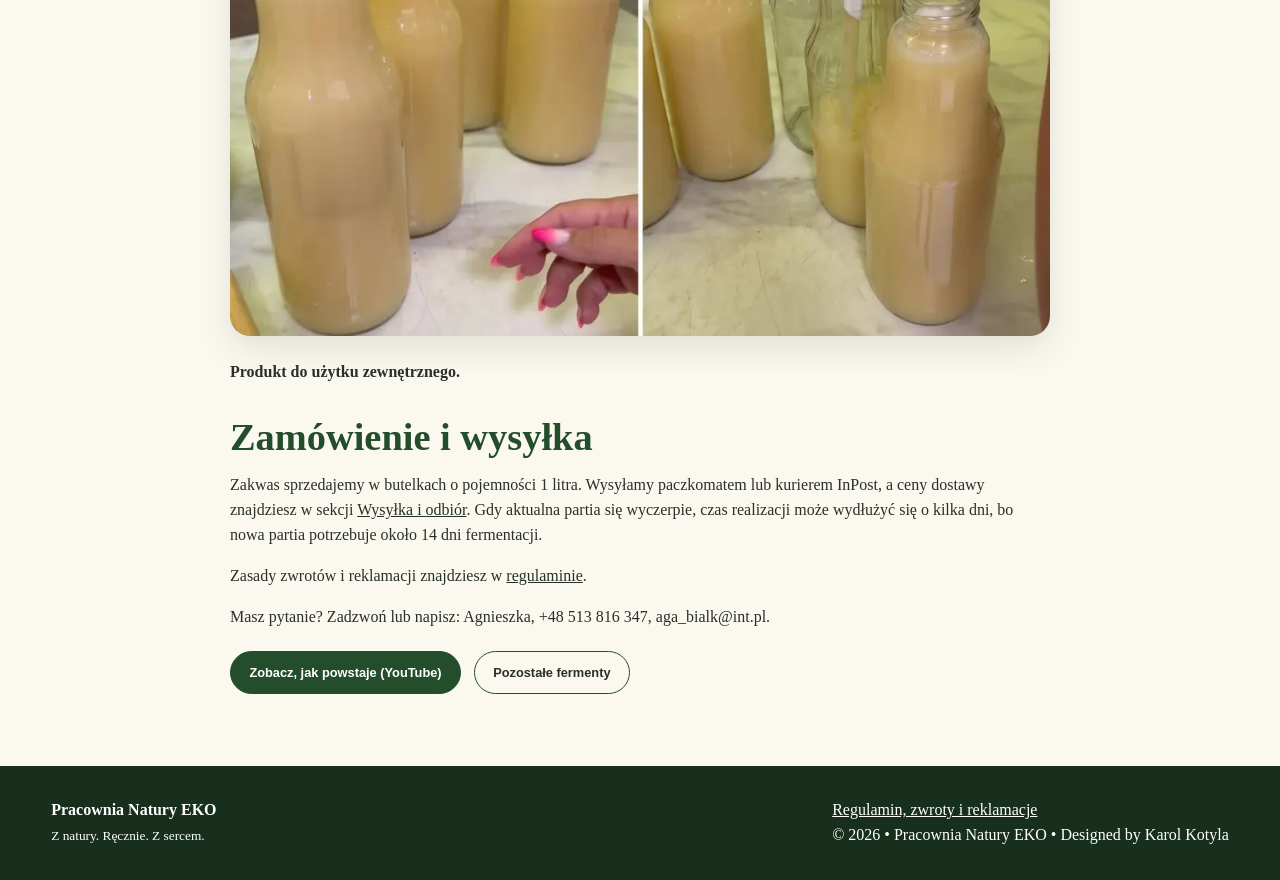
<file: zakwas-bolotowa.html>
<!DOCTYPE html>

<html lang="pl"><head><meta charset="utf-8"/><meta content="width=device-width,initial-scale=1" name="viewport"/><meta content="Zakwas Enzymy Bołotowa (kwas Bołotowa) na koziej serwatce i glistniku. Fermentowany ręcznie ok. 14 dni, w małych partiach. Butelka 1 litr. Zamów online z wysyłką." name="description"/><title>Zakwas Bołotowa na koziej serwatce z glistnikiem – Pracownia Natury EKO</title><link href="https://www.pracownianaturyeko.pl/zakwas-bolotowa.html" rel="canonical"/><meta content="product" property="og:type"/><meta content="Pracownia Natury EKO" property="og:site_name"/><meta content="pl_PL" property="og:locale"/><meta content="Zakwas Bołotowa na koziej serwatce z glistnikiem – Pracownia Natury EKO" property="og:title"/><meta content="Zakwas Enzymy Bołotowa (kwas Bołotowa) na koziej serwatce i glistniku. Fermentowany ręcznie ok. 14 dni, w małych partiach. Butelka 1 litr. Zamów online z wysyłką." property="og:description"/><meta content="https://www.pracownianaturyeko.pl/zakwas-bolotowa.html" property="og:url"/><meta content="https://www.pracownianaturyeko.pl/zakwas-karta.webp" property="og:image"/><meta content="summary_large_image" name="twitter:card"/><link href="styles.css" rel="stylesheet"/><link rel="icon" type="image/svg+xml" href="favicon.svg"/><link rel="icon" type="image/png" sizes="32x32" href="favicon-32.png"/><link rel="icon" href="favicon.ico" sizes="any"/><link rel="apple-touch-icon" href="apple-touch-icon.png"/></head><body><div class="top">🌿 Wszystkie wyroby przygotowywane są ręcznie w małych partiach.</div><header><div class="wrap nav"><a class="brand" href="index.html">Pracownia Natury EKO<small>RĘCZNIE TWORZONE PRODUKTY INSPIROWANE NATURĄ</small></a><button aria-label="Menu" class="menu-toggle">☰</button><nav class="menu"><a href="index.html">Strona główna</a><a href="index.html#wyroby">Sklep</a><a href="index.html#pracownia">O Pracowni</a><a href="index.html#atlas">Atlas roślin</a><a href="index.html#kontakt">Kontakt</a></nav></div></header><main><section class="product-hero"><div class="wrap product-hero-grid" style="align-items:start"><div><a class="back" href="fermenty.html">← Fermenty i zakwasy</a><div class="eyebrow" style="margin-top:1rem">Nasz główny wyrób</div><h1 class="title">Zakwas Enzymy Bołotowa</h1><p class="lead">Tradycyjny zakwas Bołotowa na koziej serwatce i glistniku (jaskółczym zielu). Przygotowujemy go ręcznie, w małych partiach, a każda partia fermentuje około 14 dni.</p><p class="lead">Poniżej znajdziesz skład, cenę i przycisk zamówienia.</p></div><article class="card" data-product="enzymy-bolotowa"><img alt="Zakwas Enzymy Bołotowa w butelce – Pracownia Natury EKO" src="zakwas-karta.webp"/><div class="body"><span class="tag">wyrób Pracowni</span><h2 style="margin:.1rem 0 .45rem;color:var(--green);font-size:1.35rem">Zakwas Enzymy Bołotowa – 1 litr</h2><details class="product-details" open><summary>📖 Opis produktu</summary><div class="product-description" data-product-description=""></div></details></div></article></div></section>
<section><div class="wrap" style="max-width:820px"><h2 class="title">Czym jest zakwas Bołotowa?</h2><p>Zakwas Bołotowa, nazywany też Enzymami Bołotowa, kwasem Bołotowa albo zakwasem z glistnikiem, to tradycyjny ferment przygotowywany na bazie serwatki i glistnika, czyli jaskółczego ziela. Nazwa pochodzi od Borysa Bołotowa, który spopularyzował tę recepturę.</p><img loading="lazy" src="zakwas-bolotowa-butelka.webp" alt="Butelka zakwasu Enzymy Bołotowa 1 litr z etykietą Pracowni Natury EKO" width="1000" height="1000" style="width:100%;height:auto;border-radius:20px;margin:1.5rem 0;box-shadow:var(--shadow)"/><h2 class="title" style="font-size:clamp(1.6rem,3vw,2.4rem);margin-top:2rem">Jak go przygotowujemy</h2><p>W Pracowni Natury EKO zakwas powstaje na koziej serwatce. Nastawiamy go ręcznie, w niewielkich partiach, i pozwalamy mu spokojnie fermentować przez około 14 dni. Skład jest prosty: serwatka kozia i glistnik.</p><img loading="lazy" src="zakwas-bolotowa-rozlew.webp" alt="Ręczny rozlew zakwasu Bołotowa do butelek w Pracowni Natury EKO" width="1000" height="1339" style="width:100%;height:auto;border-radius:20px;margin:1.5rem 0;box-shadow:var(--shadow)"/><p><strong>Produkt do użytku zewnętrznego.</strong></p><h2 class="title" style="font-size:clamp(1.6rem,3vw,2.4rem);margin-top:2rem">Zamówienie i wysyłka</h2><p>Zakwas sprzedajemy w butelkach o pojemności 1 litra. Wysyłamy paczkomatem lub kurierem InPost, a ceny dostawy znajdziesz w sekcji <a href="index.html#kontakt" style="text-decoration:underline">Wysyłka i odbiór</a>. Gdy aktualna partia się wyczerpie, czas realizacji może wydłużyć się o kilka dni, bo nowa partia potrzebuje około 14 dni fermentacji.</p><p>Zasady zwrotów i reklamacji znajdziesz w <a href="regulamin.html#zwroty" style="text-decoration:underline">regulaminie</a>.</p><p>Masz pytanie? Zadzwoń lub napisz: Agnieszka, +48 513 816 347, aga_bialk@int.pl.</p><div class="buttons"><a class="btn primary" href="https://www.youtube.com/@pracownianaturyeko" rel="noopener noreferrer" target="_blank">Zobacz, jak powstaje (YouTube)</a><a class="btn" href="fermenty.html">Pozostałe fermenty</a></div></div></section></main><footer><div class="wrap foot"><div><b>Pracownia Natury EKO</b><br/><small>Z natury. Ręcznie. Z sercem.</small></div><div><a href="regulamin.html" style="color:#fff;text-decoration:underline">Regulamin, zwroty i reklamacje</a><br/>© 2026 • Pracownia Natury EKO • Designed by Karol Kotyla</div></div></footer><script src="produkty.js"></script><script>(function(){var p=window.PRODUCTS&&window.PRODUCTS["enzymy-bolotowa"];if(!p)return;var m=String(p.cena||"").match(/(\d+(?:[.,]\d+)?)\s*zł/);if(!m)return;var ok=/dostępny/i.test(p.dostepnosc||"")&&!/niedostęp/i.test(p.dostepnosc||"");var d={"@context":"https://schema.org","@type":"Product","name":p.nazwa,"description":"Zakwas Bołotowa na koziej serwatce i glistniku, fermentowany ręcznie w małych partiach. Do użytku zewnętrznego.","image":["https://www.pracownianaturyeko.pl/zakwas-karta.webp"],"brand":{"@type":"Brand","name":"Pracownia Natury EKO"},"offers":{"@type":"Offer","url":"https://www.pracownianaturyeko.pl/zakwas-bolotowa.html","priceCurrency":"PLN","price":m[1].replace(",","."),"availability":ok?"https://schema.org/InStock":"https://schema.org/OutOfStock","seller":{"@type":"Organization","name":"Pracownia Natury EKO"},"shippingDetails":{"@type":"OfferShippingDetails","shippingRate":{"@type":"MonetaryAmount","value":"19.00","currency":"PLN"},"shippingDestination":{"@type":"DefinedRegion","addressCountry":"PL"},"deliveryTime":{"@type":"ShippingDeliveryTime","handlingTime":{"@type":"QuantitativeValue","minValue":1,"maxValue":3,"unitCode":"DAY"},"transitTime":{"@type":"QuantitativeValue","minValue":1,"maxValue":2,"unitCode":"DAY"}}},"hasMerchantReturnPolicy":{"@type":"MerchantReturnPolicy","applicableCountry":"PL","returnPolicyCategory":"https://schema.org/MerchantReturnFiniteReturnWindow","merchantReturnDays":14,"returnMethod":"https://schema.org/ReturnByMail","returnFees":"https://schema.org/ReturnFeesCustomerResponsibility","merchantReturnLink":"https://www.pracownianaturyeko.pl/regulamin.html#zwroty"}}};var s=document.createElement("script");s.type="application/ld+json";s.text=JSON.stringify(d);document.head.appendChild(s);})();</script><script src="app.js"></script><script>document.querySelectorAll('[data-product-price]').forEach(function(d){d.open=true});</script><script src="kontakt.js"></script><script src="wysylka.js"></script><script src="sklep.js"></script><script src="meta-pixel.js"></script><!-- Cloudflare Web Analytics --><script type='module' src='https://static.cloudflareinsights.com/beacon.min.js' data-cf-beacon='{"token": "5252972af676410db8ea2a1779531d4a"}'></script><!-- End Cloudflare Web Analytics --></body></html>
</file>
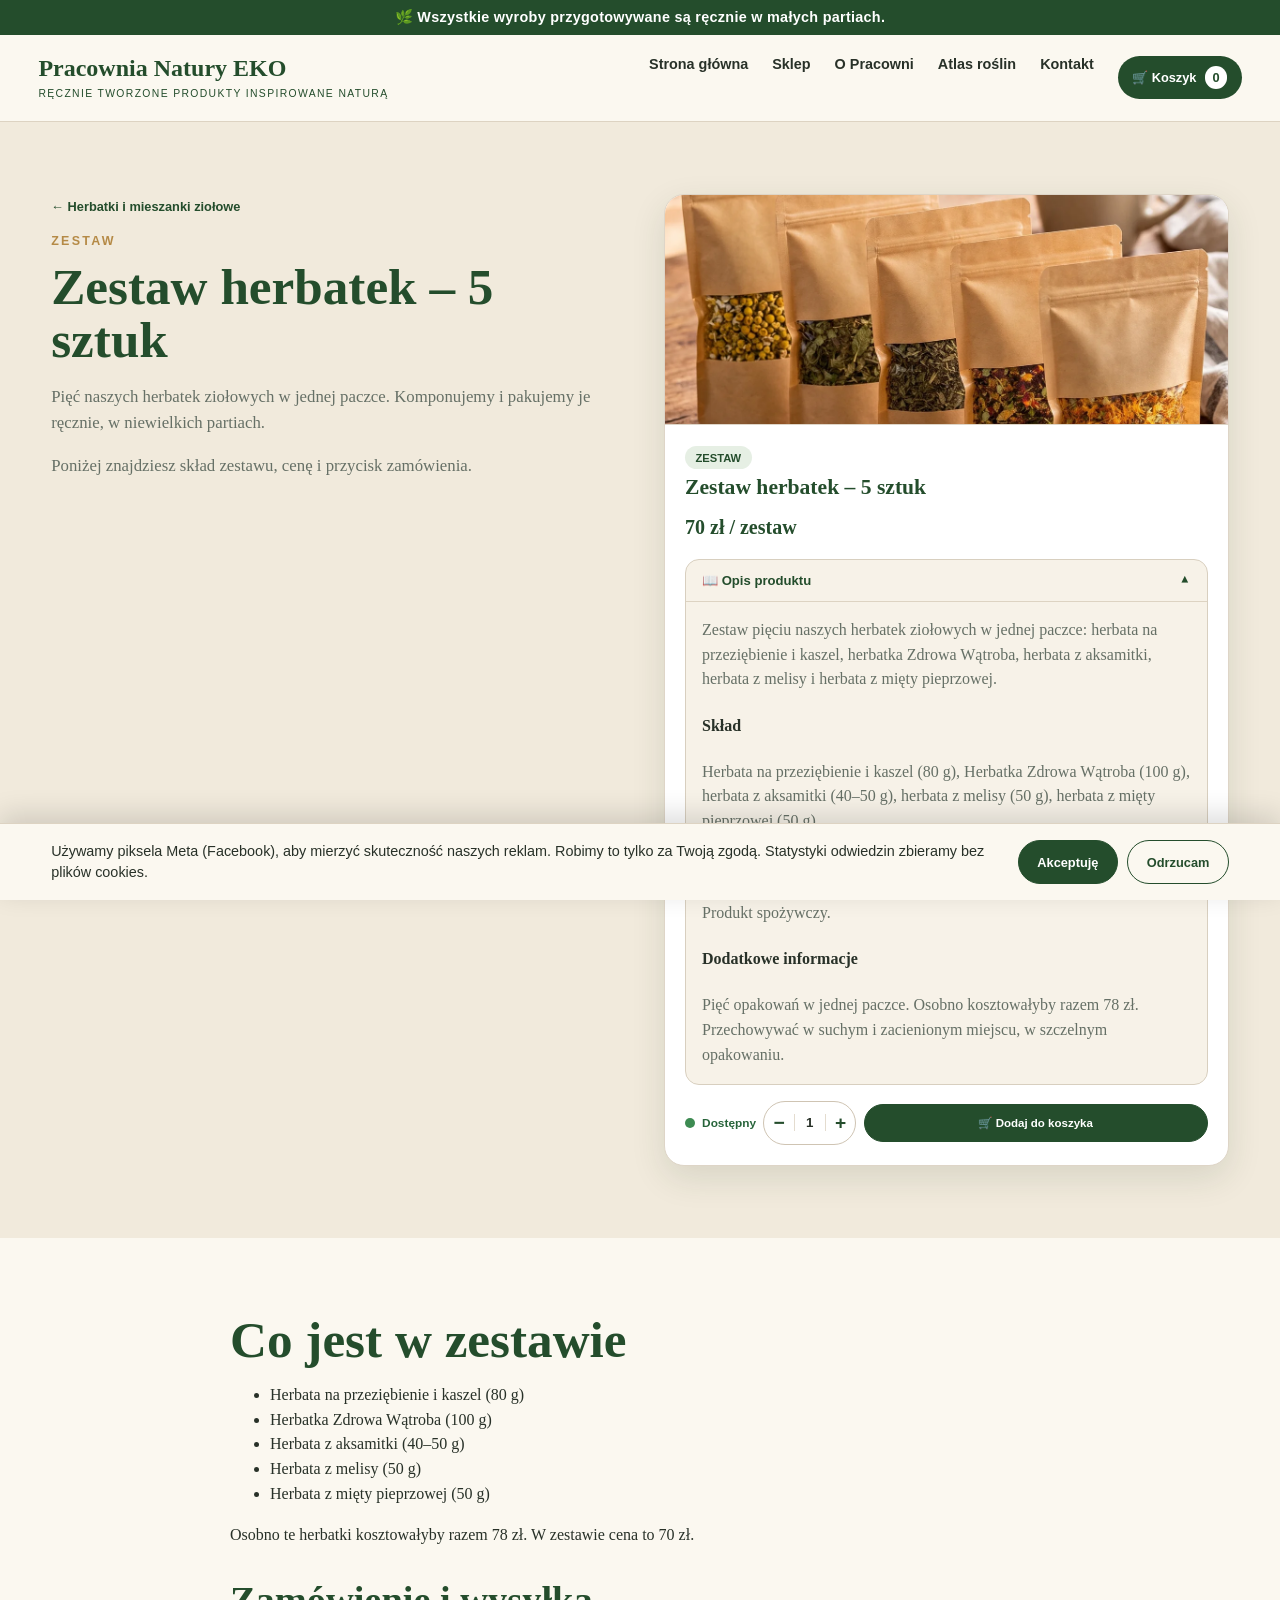
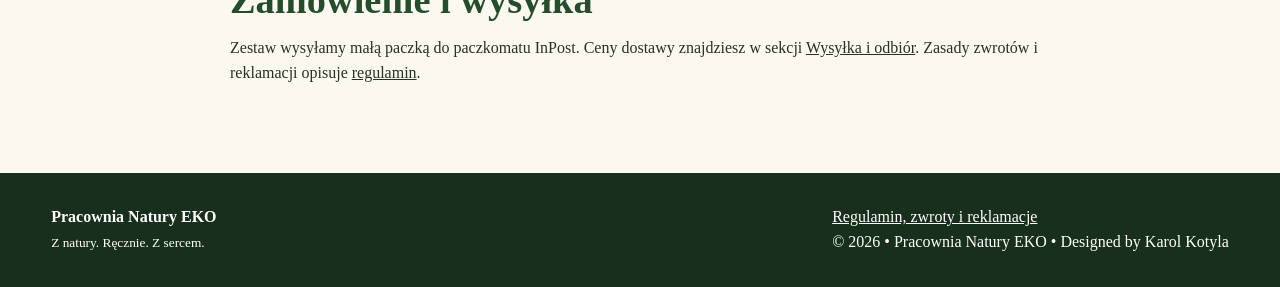
<file: zestaw-herbatek.html>
<!DOCTYPE html>

<html lang="pl"><head><meta charset="utf-8"/><meta content="width=device-width,initial-scale=1" name="viewport"/><meta content="Zestaw pięciu ręcznie komponowanych herbatek ziołowych Pracowni Natury EKO w jednej paczce. Zamów online z wysyłką." name="description"/><title>Zestaw herbatek – 5 sztuk – Pracownia Natury EKO</title><link href="https://www.pracownianaturyeko.pl/zestaw-herbatek.html" rel="canonical"/><meta content="product" property="og:type"/><meta content="Pracownia Natury EKO" property="og:site_name"/><meta content="pl_PL" property="og:locale"/><meta content="Zestaw herbatek – 5 sztuk – Pracownia Natury EKO" property="og:title"/><meta content="Zestaw pięciu ręcznie komponowanych herbatek ziołowych Pracowni Natury EKO w jednej paczce. Zamów online z wysyłką." property="og:description"/><meta content="https://www.pracownianaturyeko.pl/zestaw-herbatek.html" property="og:url"/><meta content="https://www.pracownianaturyeko.pl/zestaw-herbatek.webp" property="og:image"/><meta content="summary_large_image" name="twitter:card"/><link href="styles.css" rel="stylesheet"/><link rel="icon" type="image/svg+xml" href="favicon.svg"/><link rel="icon" type="image/png" sizes="32x32" href="favicon-32.png"/><link rel="icon" href="favicon.ico" sizes="any"/><link rel="apple-touch-icon" href="apple-touch-icon.png"/></head><body><div class="top">🌿 Wszystkie wyroby przygotowywane są ręcznie w małych partiach.</div><header><div class="wrap nav"><a class="brand" href="index.html">Pracownia Natury EKO<small>RĘCZNIE TWORZONE PRODUKTY INSPIROWANE NATURĄ</small></a><button aria-label="Menu" class="menu-toggle">☰</button><nav class="menu"><a href="index.html">Strona główna</a><a href="index.html#wyroby">Sklep</a><a href="index.html#pracownia">O Pracowni</a><a href="index.html#atlas">Atlas roślin</a><a href="index.html#kontakt">Kontakt</a></nav></div></header><main><section class="product-hero"><div class="wrap product-hero-grid" style="align-items:start"><div><a class="back" href="herbatki.html">← Herbatki i mieszanki ziołowe</a><div class="eyebrow" style="margin-top:1rem">Zestaw</div><h1 class="title">Zestaw herbatek – 5 sztuk</h1><p class="lead">Pięć naszych herbatek ziołowych w jednej paczce. Komponujemy i pakujemy je ręcznie, w niewielkich partiach.</p><p class="lead">Poniżej znajdziesz skład zestawu, cenę i przycisk zamówienia.</p></div><article class="card" data-product="zestaw-herbatek"><img alt="Zestaw pięciu herbatek ziołowych Pracowni Natury EKO" src="zestaw-herbatek.webp"/><div class="body"><span class="tag">zestaw</span><h2 style="margin:.1rem 0 .45rem;color:var(--green);font-size:1.35rem">Zestaw herbatek – 5 sztuk</h2><details class="product-details" open><summary>📖 Opis produktu</summary><div class="product-description" data-product-description=""></div></details></div></article></div></section>
<section><div class="wrap" style="max-width:820px"><h2 class="title">Co jest w zestawie</h2><ul><li>Herbata na przeziębienie i kaszel (80 g)</li><li>Herbatka Zdrowa Wątroba (100 g)</li><li>Herbata z aksamitki (40–50 g)</li><li>Herbata z melisy (50 g)</li><li>Herbata z mięty pieprzowej (50 g)</li></ul><p>Osobno te herbatki kosztowałyby razem 78 zł. W zestawie cena to 70 zł.</p><h2 class="title" style="font-size:clamp(1.6rem,3vw,2.4rem);margin-top:2rem">Zamówienie i wysyłka</h2><p>Zestaw wysyłamy małą paczką do paczkomatu InPost. Ceny dostawy znajdziesz w sekcji <a href="index.html#kontakt" style="text-decoration:underline">Wysyłka i odbiór</a>. Zasady zwrotów i reklamacji opisuje <a href="regulamin.html" style="text-decoration:underline">regulamin</a>.</p></div></section></main><footer><div class="wrap foot"><div><b>Pracownia Natury EKO</b><br/><small>Z natury. Ręcznie. Z sercem.</small></div><div><a href="regulamin.html" style="color:#fff;text-decoration:underline">Regulamin, zwroty i reklamacje</a><br/>© 2026 • Pracownia Natury EKO • Designed by Karol Kotyla</div></div></footer><script src="produkty.js"></script><script>(function(){var p=window.PRODUCTS&&window.PRODUCTS["zestaw-herbatek"];if(!p)return;var m=String(p.cena||"").match(/(\d+(?:[.,]\d+)?)\s*zł/);if(!m)return;var ok=/dostępny/i.test(p.dostepnosc||"")&&!/niedostęp/i.test(p.dostepnosc||"");var d={"@context":"https://schema.org","@type":"Product","name":p.nazwa,"description":"Zestaw pięciu ręcznie komponowanych herbatek ziołowych.","image":["https://www.pracownianaturyeko.pl/zestaw-herbatek.webp"],"brand":{"@type":"Brand","name":"Pracownia Natury EKO"},"offers":{"@type":"Offer","url":"https://www.pracownianaturyeko.pl/zestaw-herbatek.html","priceCurrency":"PLN","price":m[1].replace(",","."),"availability":ok?"https://schema.org/InStock":"https://schema.org/OutOfStock","seller":{"@type":"Organization","name":"Pracownia Natury EKO"},"shippingDetails":{"@type":"OfferShippingDetails","shippingRate":{"@type":"MonetaryAmount","value":"15.00","currency":"PLN"},"shippingDestination":{"@type":"DefinedRegion","addressCountry":"PL"},"deliveryTime":{"@type":"ShippingDeliveryTime","handlingTime":{"@type":"QuantitativeValue","minValue":1,"maxValue":3,"unitCode":"DAY"},"transitTime":{"@type":"QuantitativeValue","minValue":1,"maxValue":2,"unitCode":"DAY"}}},"hasMerchantReturnPolicy":{"@type":"MerchantReturnPolicy","applicableCountry":"PL","returnPolicyCategory":"https://schema.org/MerchantReturnFiniteReturnWindow","merchantReturnDays":14,"returnMethod":"https://schema.org/ReturnByMail","returnFees":"https://schema.org/ReturnFeesCustomerResponsibility","merchantReturnLink":"https://www.pracownianaturyeko.pl/regulamin.html#zwroty"}}};var s=document.createElement("script");s.type="application/ld+json";s.text=JSON.stringify(d);document.head.appendChild(s);})();</script><script src="app.js"></script><script>document.querySelectorAll('[data-product-price]').forEach(function(d){d.open=true});</script><script src="kontakt.js"></script><script src="wysylka.js"></script><script src="sklep.js"></script><script src="meta-pixel.js"></script><!-- Cloudflare Web Analytics --><script type='module' src='https://static.cloudflareinsights.com/beacon.min.js' data-cf-beacon='{"token": "5252972af676410db8ea2a1779531d4a"}'></script><!-- End Cloudflare Web Analytics --></body></html>
</file>
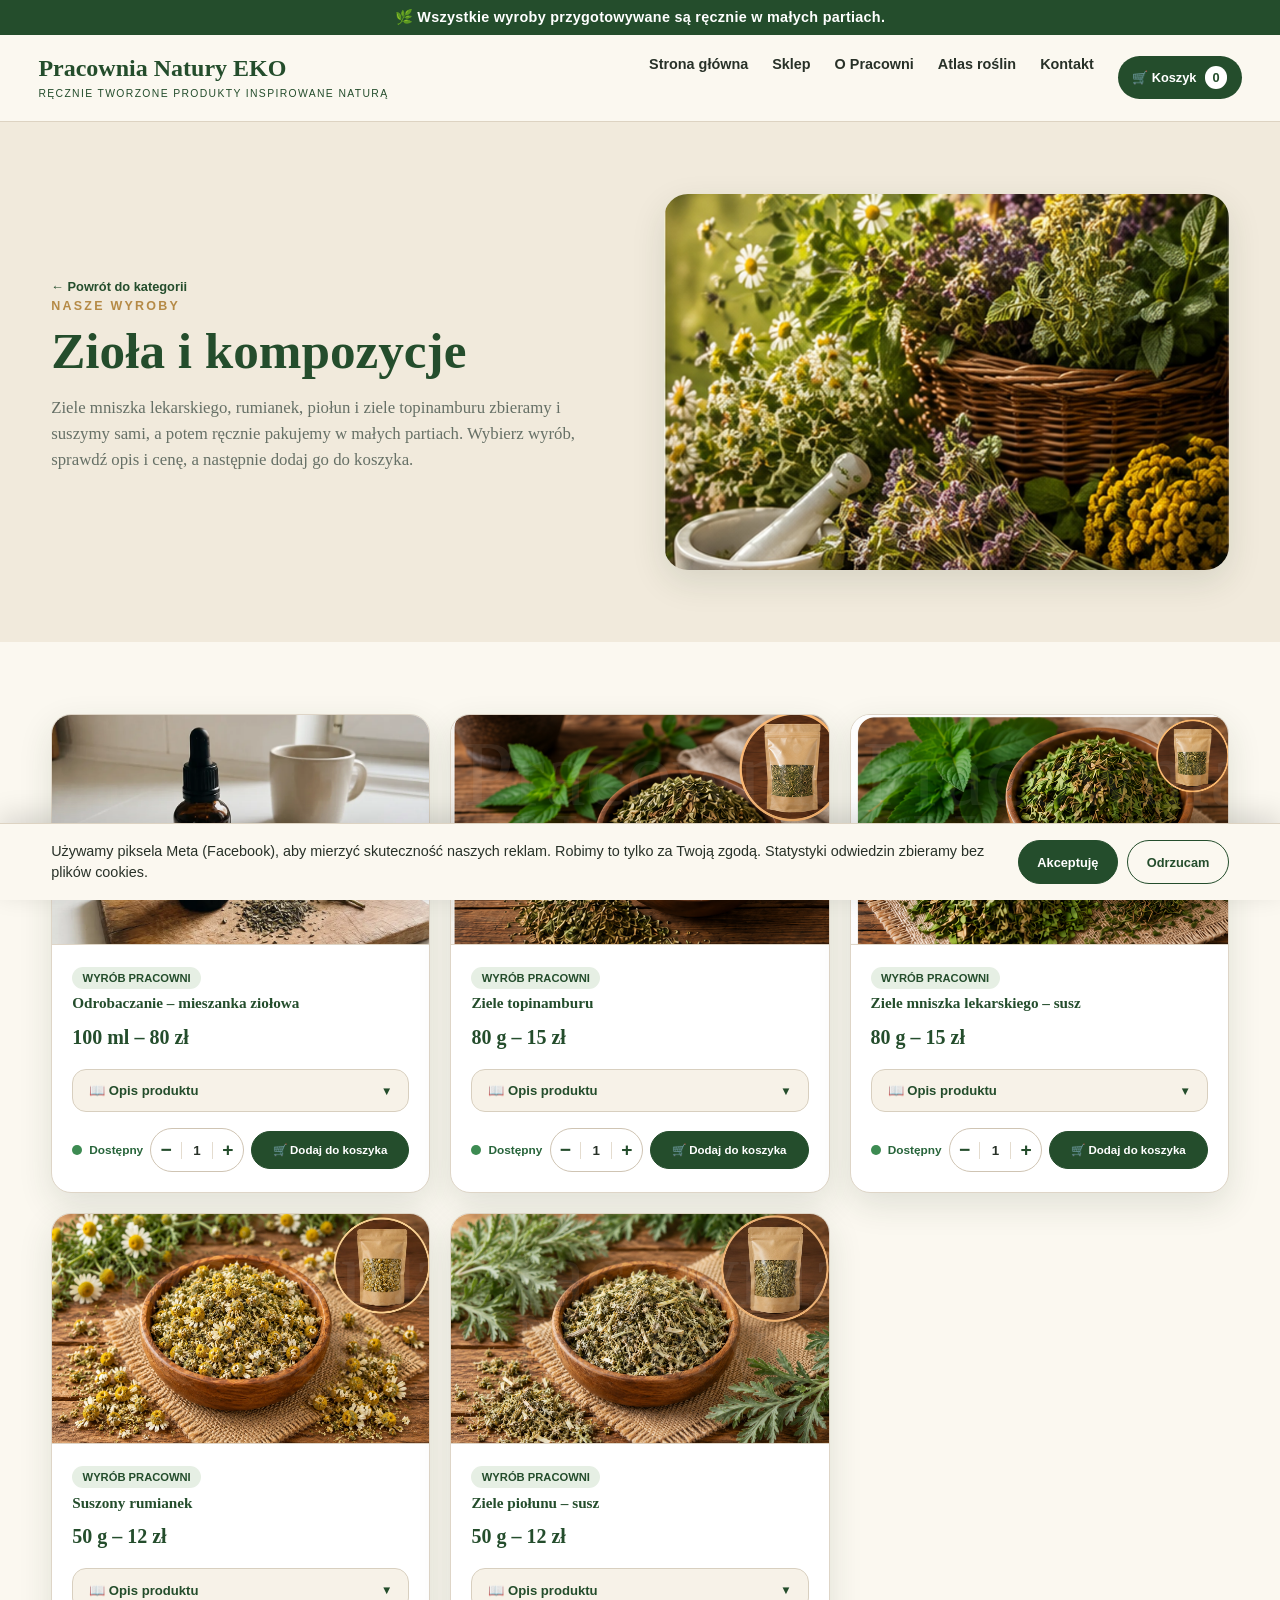
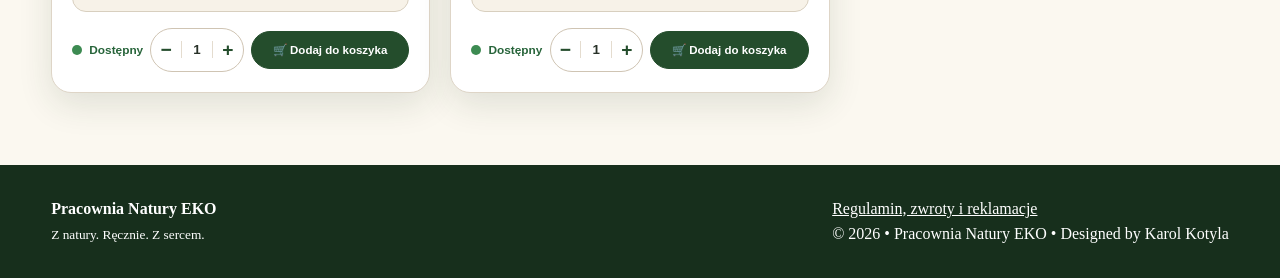
<file: ziola.html>
<!DOCTYPE html>

<html lang="pl"><head><meta charset="utf-8"/><meta content="width=device-width,initial-scale=1" name="viewport"/><meta content="Suszone zioła z pracowni: ziele mniszka lekarskiego, rumianek, piołun i ziele topinamburu. Zbierane i suszone ręcznie, pakowane w małych partiach. Zamów online." name="description"/><title>Suszone zioła: mniszek, rumianek, piołun, topinambur – Pracownia Natury EKO</title><link href="https://www.pracownianaturyeko.pl/ziola.html" rel="canonical"/><meta content="website" property="og:type"/><meta content="Pracownia Natury EKO" property="og:site_name"/><meta content="pl_PL" property="og:locale"/><meta content="Suszone zioła: mniszek, rumianek, piołun, topinambur – Pracownia Natury EKO" property="og:title"/><meta content="Suszone zioła z pracowni: ziele mniszka lekarskiego, rumianek, piołun i ziele topinamburu. Zbierane i suszone ręcznie, pakowane w małych partiach. Zamów online." property="og:description"/><meta content="https://www.pracownianaturyeko.pl/ziola.html" property="og:url"/><meta content="https://www.pracownianaturyeko.pl/img/kategorie/kategoria-ziola-kompozycje.jpg" property="og:image"/><meta content="summary_large_image" name="twitter:card"/><link href="styles.css" rel="stylesheet"/><link rel="icon" type="image/svg+xml" href="favicon.svg"/><link rel="icon" type="image/png" sizes="32x32" href="favicon-32.png"/><link rel="icon" href="favicon.ico" sizes="any"/><link rel="apple-touch-icon" href="apple-touch-icon.png"/></head><body><div class="top">🌿 Wszystkie wyroby przygotowywane są ręcznie w małych partiach.</div><header><div class="wrap nav"><a class="brand" href="index.html">Pracownia Natury EKO<small>RĘCZNIE TWORZONE PRODUKTY INSPIROWANE NATURĄ</small></a><button aria-label="Menu" class="menu-toggle">☰</button><nav class="menu"><a href="index.html">Strona główna</a><a href="index.html#wyroby">Sklep</a><a href="index.html#pracownia">O Pracowni</a><a href="index.html#atlas">Atlas roślin</a><a href="index.html#kontakt">Kontakt</a></nav></div></header><main><section class="product-hero"><div class="wrap product-hero-grid"><div><a class="back" href="index.html#wyroby">← Powrót do kategorii</a><div class="eyebrow">Nasze wyroby</div><h1 class="title">Zioła i kompozycje</h1><p class="lead">Ziele mniszka lekarskiego, rumianek, piołun i ziele topinamburu zbieramy i suszymy sami, a potem ręcznie pakujemy w małych partiach. Wybierz wyrób, sprawdź opis i cenę, a następnie dodaj go do koszyka.</p></div><img alt="Zioła i kompozycje" src="img/kategorie/kategoria-ziola-kompozycje.jpg"/></div></section><section class="product-list"><div class="wrap"><div class="product-grid"><article class="card" data-product="odrobaczanie-mieszanka-ziolowa"><img loading="lazy" alt="Odrobaczanie – mieszanka ziołowa, butelka 100 ml z zakraplaczem" src="odrobaczanie-mieszanka.webp"/><div class="body"><span class="tag">wyrób Pracowni</span><h3>Odrobaczanie – mieszanka ziołowa</h3><details class="product-details"><summary>📖 Opis produktu</summary><div class="product-description" data-product-description=""></div></details></div></article><article class="card" data-product="ziele-topinamburu" data-watermark="system"><img loading="lazy" alt="Ziele topinamburu – susz" src="topinambur-ziele.png"/><div class="body"><span class="tag">wyrób Pracowni</span><h3>Ziele topinamburu</h3><details class="product-details"><summary>📖 Opis produktu</summary><div class="product-description" data-product-description=""></div></details></div></article><article class="card" data-product="ziele-mniszka" data-watermark="system"><img loading="lazy" alt="Ziele mniszka lekarskiego – susz" src="mniszek-ziele.png"/><div class="body"><span class="tag">wyrób Pracowni</span><h3>Ziele mniszka lekarskiego – susz</h3><details class="product-details"><summary>📖 Opis produktu</summary><div class="product-description" data-product-description=""></div></details></div></article><article class="card" data-product="suszony-rumianek" data-watermark="system"><img loading="lazy" alt="Suszony rumianek" src="rumianek-suszony.webp"/><div class="body"><span class="tag">wyrób Pracowni</span><h3>Suszony rumianek</h3><details class="product-details"><summary>📖 Opis produktu</summary><div class="product-description" data-product-description=""></div></details></div></article><article class="card" data-product="ziele-piolunu" data-watermark="system"><img loading="lazy" alt="Ziele piołunu – susz" src="piolun-ziele.jpg"/><div class="body"><span class="tag">wyrób Pracowni</span><h3>Ziele piołunu – susz</h3><details class="product-details"><summary>📖 Opis produktu</summary><div class="product-description" data-product-description=""></div></details></div></article></div></div></section></main><footer><div class="wrap foot"><div><b>Pracownia Natury EKO</b><br/><small>Z natury. Ręcznie. Z sercem.</small></div><div><a href="regulamin.html" style="color:#fff;text-decoration:underline">Regulamin, zwroty i reklamacje</a><br/>© 2026 • Pracownia Natury EKO • Designed by Karol Kotyla</div></div></footer><script src="produkty.js"></script><script src="app.js"></script><script src="kontakt.js"></script><script src="wysylka.js"></script><script src="sklep.js"></script><script src="meta-pixel.js"></script><!-- Cloudflare Web Analytics --><script type='module' src='https://static.cloudflareinsights.com/beacon.min.js' data-cf-beacon='{"token": "5252972af676410db8ea2a1779531d4a"}'></script><!-- End Cloudflare Web Analytics --></body></html>
</file>
<file: styles.css>
:root{--green:#244d2c;--green2:#3f6b45;--cream:#fbf8f0;--linen:#f1eadc;--gold:#b58a46;--ink:#283128;--muted:#667066;--white:#fff;--shadow:0 12px 34px rgba(35,55,35,.12)}
*{box-sizing:border-box}html{scroll-behavior:smooth}body{margin:0;font-family:Georgia,'Times New Roman',serif;color:var(--ink);background:var(--cream);line-height:1.55}img{max-width:100%;display:block}a{color:inherit;text-decoration:none}.wrap{width:min(1180px,92vw);margin:auto}.top{background:var(--green);color:#fff;text-align:center;padding:.55rem 1rem;font:600 .9rem Arial,sans-serif;letter-spacing:.02em}header{position:sticky;top:0;z-index:20;background:rgba(251,248,240,.96);backdrop-filter:blur(10px);border-bottom:1px solid #ddd3c2}.nav{display:flex;align-items:center;justify-content:space-between;min-height:86px;gap:2rem}.brand{font-size:1.5rem;font-weight:700;color:var(--green);line-height:1.05}.brand small{display:block;font:500 .65rem Arial,sans-serif;letter-spacing:.13em;margin-top:.45rem}.menu{display:flex;gap:1.5rem;font:600 .9rem Arial,sans-serif}.menu a:hover{color:var(--green2)}.menu-toggle{display:none;background:none;border:0;font-size:1.6rem}.hero{position:relative;min-height:70vh;display:grid;align-items:center;overflow:hidden;background:#ddd}.hero>img{position:absolute;inset:0;width:100%;height:100%;object-fit:cover;object-position:center 36%}.hero:after{content:'';position:absolute;inset:0;background:linear-gradient(90deg,rgba(19,41,23,.76),rgba(19,41,23,.25) 55%,rgba(19,41,23,.05))}.hero .content{position:relative;z-index:1;color:white;padding:5rem 0;max-width:650px}.eyebrow{font:700 .78rem Arial,sans-serif;text-transform:uppercase;letter-spacing:.18em;color:var(--gold);margin-bottom:.7rem}.hero h1{font-size:clamp(3rem,7vw,6.2rem);line-height:.96;margin:.2rem 0 1rem}.hero h1 span{display:block;font-size:clamp(1.15rem,2.2vw,1.65rem);line-height:1.3;margin-top:1rem;font-weight:400}.motto{font-size:1.25rem;font-style:italic}.buttons,.actions{display:flex;gap:.8rem;flex-wrap:wrap;margin-top:1.35rem}.btn{display:inline-flex;align-items:center;justify-content:center;padding:.83rem 1.15rem;border-radius:999px;font:700 .8rem Arial,sans-serif;border:1px solid var(--green);transition:.2s}.btn.primary{background:var(--green);color:#fff}.btn.ghost{border-color:#fff;color:#fff;background:rgba(255,255,255,.08)}.btn:hover{transform:translateY(-2px)}section{padding:4.5rem 0}.values{display:grid;grid-template-columns:repeat(4,1fr);gap:1rem;padding:2rem 0}.value{background:white;border:1px solid #e0d8c9;border-radius:18px;padding:1.35rem;box-shadow:0 7px 22px rgba(0,0,0,.04)}.value b{display:block;color:var(--green);margin-bottom:.35rem}.section-head{display:flex;justify-content:space-between;gap:2rem;align-items:end;margin-bottom:2rem}.title{font-size:clamp(2rem,4vw,3.7rem);line-height:1.05;color:var(--green);margin:.2rem 0}.lead{max-width:720px;color:var(--muted);font-size:1.05rem}.categories{background:var(--linen)}.category-grid{display:grid;grid-template-columns:repeat(3,1fr);gap:1.2rem}.category,.card{background:white;border-radius:20px;overflow:hidden;border:1px solid #ded5c7;box-shadow:var(--shadow)}.category img,.card>img{width:100%;height:230px;object-fit:cover}.category div,.card .body{padding:1.25rem}.category h3,.card h3{margin:.1rem 0 .45rem;color:var(--green);font-size:1.35rem}.category p,.card p{margin:0;color:var(--muted)}.news-grid,.product-grid{display:grid;grid-template-columns:repeat(3,1fr);gap:1.25rem}.tag{display:inline-block;background:#e6efe4;color:var(--green);border-radius:999px;padding:.32rem .65rem;font:700 .7rem Arial,sans-serif;text-transform:uppercase}.product-hero{background:var(--linen)}.product-hero-grid{display:grid;grid-template-columns:1fr 1fr;gap:3rem;align-items:center}.product-hero-grid>img{border-radius:24px;max-height:520px;width:100%;object-fit:cover;box-shadow:var(--shadow)}.back{font:700 .8rem Arial,sans-serif;color:var(--green)}.gallery{background:#fff}.gallery-grid{display:grid;grid-template-columns:repeat(3,1fr);gap:1rem}.gallery-item{background:var(--cream);border-radius:18px;overflow:hidden;border:1px solid #e2d9ca}.gallery-item img{width:100%;height:260px;object-fit:contain;object-position:center;background:var(--linen);padding:.25rem}.gallery-item div{padding:1rem}.gallery-item h3{margin:0;color:var(--green)}.gallery-item p{margin:.35rem 0 0;color:var(--muted)}.gallery-item--double .gallery-double{display:grid;grid-template-columns:1fr 1fr;gap:.35rem;background:var(--linen);padding:.25rem}.gallery-item--double .gallery-double img{width:100%;height:260px;object-fit:cover;object-position:center;padding:0;background:transparent}.gallery-item--double:hover .gallery-double img{transform:none}
.ingredient-grid{display:grid;grid-template-columns:repeat(6,1fr);gap:.85rem}.ingredient{background:var(--cream);border:1px solid #e2d9ca;border-radius:14px;overflow:hidden;text-align:center}.ingredient img{height:130px;width:100%;object-fit:cover}.ingredient span{display:block;padding:.65rem;font-size:.9rem}.contact{background:var(--green);color:#fff}.contact .title,.contact .eyebrow{color:#fff}.contactbox{display:grid;grid-template-columns:1.2fr 1fr;gap:3rem}.foot{display:flex;justify-content:space-between;gap:2rem;padding:2rem 0}footer{background:#172f1c;color:#fff}.note{font-size:.86rem;opacity:.8}.placeholder{border:2px dashed #b7ad9c;background:#faf6ee;display:grid;place-items:center;min-height:230px;text-align:center;padding:2rem}.placeholder h3{margin:.2rem;color:var(--green)}
@media(max-width:900px){.menu-toggle{display:block}.menu{display:none;position:absolute;top:86px;left:0;right:0;background:var(--cream);padding:1rem 4vw;flex-direction:column;border-bottom:1px solid #ddd}.menu.open{display:flex}.hero{min-height:65vh}.values,.category-grid,.news-grid,.product-grid{grid-template-columns:repeat(2,1fr)}.product-hero-grid,.contactbox{grid-template-columns:1fr}.ingredient-grid{grid-template-columns:repeat(4,1fr)}.gallery-grid{grid-template-columns:repeat(2,1fr)}}
@media(max-width:600px){section{padding:3rem 0}.nav{min-height:72px}.brand{font-size:1.15rem}.brand small{font-size:.52rem}.menu{top:72px}.hero{min-height:72vh}.hero .content{padding:3.5rem 0}.values,.category-grid,.news-grid,.product-grid,.gallery-grid{grid-template-columns:1fr}.ingredient-grid{grid-template-columns:repeat(2,1fr)}.section-head{display:block}.category img,.card>img{height:215px}.gallery-item img{height:230px;object-fit:contain}.gallery-item--double .gallery-double{grid-template-columns:1fr}.gallery-item--double .gallery-double img{height:230px;object-fit:cover}.foot{display:block}.foot>div+div{margin-top:1rem}}
.gallery-item img{cursor:zoom-in;transition:transform .25s ease}.gallery-item:hover img{transform:scale(1.025)}
.lightbox{position:fixed;inset:0;background:rgba(8,18,10,.92);display:none;align-items:center;justify-content:center;z-index:100;padding:2rem}.lightbox.open{display:flex}.lightbox img{max-width:min(1200px,94vw);max-height:88vh;border-radius:14px;box-shadow:0 20px 60px rgba(0,0,0,.45)}.lightbox button{position:absolute;top:1rem;right:1.2rem;border:0;background:rgba(255,255,255,.14);color:#fff;width:44px;height:44px;border-radius:50%;font-size:1.8rem;cursor:pointer}

/* Rozwijany opis produktu */
.product-details{margin-top:1rem;border:1px solid #d8cfbf;border-radius:14px;background:#f7f2e8;overflow:hidden}
.product-details summary{list-style:none;cursor:pointer;padding:.82rem 1rem;color:var(--green);font:700 .82rem Arial,sans-serif;display:flex;align-items:center;justify-content:space-between;gap:.8rem;user-select:none}
.product-details summary::-webkit-details-marker{display:none}
.product-details summary::after{content:"▼";font-size:.72rem;transition:transform .2s ease}
.product-details[open] summary::after{transform:rotate(180deg)}
.product-details[open] summary{border-bottom:1px solid #ddd3c2}
.product-description{padding:1rem}
.product-description p{margin:0;color:var(--muted)}
.price-details{background:#fbf7ee}
.price-value{font-weight:800;color:var(--green);font-size:1.05rem}
.availability{margin-top:.45rem!important;font-size:.9rem;color:var(--muted)}

/* Rozwijany dział „Prawdziwa osoba. Prawdziwa praca.” */
.workshop-section{background:var(--linen)}
.workshop-details{border:1px solid #d8cfbf;border-radius:22px;background:#fff;overflow:hidden;box-shadow:var(--shadow)}
.workshop-details>summary{list-style:none;cursor:pointer;padding:1.35rem 1.5rem;color:var(--green);display:flex;align-items:center;justify-content:space-between;gap:1rem;user-select:none}
.workshop-details>summary::-webkit-details-marker{display:none}
.workshop-details>summary span{display:flex;flex-direction:column;gap:.25rem}
.workshop-details>summary strong{font-size:clamp(1.45rem,3vw,2.25rem);line-height:1.1}
.workshop-details>summary small{font:500 .85rem Arial,sans-serif;color:var(--muted)}
.workshop-details>summary::after{content:"▼";font-size:1rem;transition:transform .2s ease}
.workshop-details[open]>summary{border-bottom:1px solid #ddd3c2}
.workshop-details[open]>summary::after{transform:rotate(180deg)}
.workshop-content{padding:1.5rem}
.workshop-grid{display:grid;grid-template-columns:repeat(2,1fr);gap:1.25rem;margin-top:1.25rem}
.workshop-entry{display:grid;grid-template-columns:minmax(160px,.9fr) 1.1fr;gap:1.2rem;align-items:center;background:var(--cream);border:1px solid #e2d9ca;border-radius:18px;overflow:hidden}
.workshop-entry img{width:100%;height:260px;object-fit:cover}
.workshop-entry div{padding:1.1rem 1.2rem 1.1rem 0}
.workshop-entry h3{margin:0 0 .45rem;color:var(--green);font-size:1.3rem}
.workshop-entry p{margin:0;color:var(--muted)}
@media(max-width:900px){.workshop-grid{grid-template-columns:1fr}.workshop-entry{grid-template-columns:1fr 1.2fr}}
@media(max-width:600px){.workshop-details>summary{padding:1.1rem}.workshop-content{padding:1rem}.workshop-entry{grid-template-columns:1fr}.workshop-entry img{height:240px}.workshop-entry div{padding:1rem}}

/* Wersja 2.0 — zdjęcie przy rozwijanej sekcji „Prawdziwa osoba. Prawdziwa praca.” */
.workshop-details>summary{padding:0;min-height:230px;position:relative;background:#183e2a;color:#fff;overflow:hidden}
.workshop-details>summary .workshop-cover{width:46%;align-self:stretch;object-fit:cover;object-position:center 42%;flex:0 0 46%}
.workshop-details>summary span{padding:1.65rem 4rem 1.65rem 1.7rem;position:relative;z-index:1}
.workshop-details>summary strong{color:#fff}
.workshop-details>summary small{color:rgba(255,255,255,.82)}
.workshop-details>summary::after{position:absolute;right:1.6rem;top:50%;transform:translateY(-50%);color:#fff;z-index:2}
.workshop-details[open]>summary::after{transform:translateY(-50%) rotate(180deg)}
@media(max-width:700px){
  .workshop-details>summary{display:grid;grid-template-columns:1fr;min-height:0}
  .workshop-details>summary .workshop-cover{width:100%;height:250px;object-position:center 38%;flex:none}
  .workshop-details>summary span{padding:1.25rem 3rem 1.35rem 1.2rem}
  .workshop-details>summary::after{right:1.2rem;top:auto;bottom:1.5rem;transform:none}
  .workshop-details[open]>summary::after{transform:rotate(180deg)}
}

/* v2.0.4 — korekta kadrowania wybranych zdjęć produktów */
.card>img.product-image-contain{object-fit:contain;object-position:center;background:var(--linen);padding:.45rem}
/* Wysyłka i odbiór */
.shipping-list{margin-top:1.35rem;border-top:1px solid rgba(255,255,255,.28)}
.shipping-row{display:flex;justify-content:space-between;gap:1rem;padding:.72rem 0;border-bottom:1px solid rgba(255,255,255,.22);font-family:Arial,sans-serif}
.shipping-row strong{white-space:nowrap}
.shipping-note{font-size:.9rem;opacity:.86;margin:1rem 0 0}
@media(max-width:600px){.shipping-row{align-items:flex-start}.shipping-row span{max-width:72%}}

/* v2.0.5 — galeria bez agresywnego przycinania zdjęć */
.gallery-item img{object-fit:contain;object-position:center;background:var(--linen)}


/* === v2.0.6 — sklep i koszyk === */
.cart-menu-button{border:0;background:var(--green);color:#fff;border-radius:999px;padding:.62rem .9rem;font:700 .8rem Arial,sans-serif;cursor:pointer;white-space:nowrap}
.cart-count{display:inline-grid;place-items:center;min-width:1.4rem;height:1.4rem;padding:0 .35rem;border-radius:999px;background:#fff;color:var(--green);margin-left:.3rem}
.shop-actions{margin-top:1rem}.add-cart-btn{width:100%;cursor:pointer}.add-cart-btn.disabled,.add-cart-btn:disabled{opacity:.55;cursor:not-allowed;transform:none}
.product-image-placeholder{width:100%;height:230px;display:grid;place-items:center;text-align:center;padding:2rem;background:var(--linen);color:var(--green);font:700 .95rem Arial,sans-serif;border-bottom:1px solid #ded5c7;white-space:pre-line}
.cart-overlay{position:fixed;inset:0;z-index:100;background:rgba(10,24,13,.52);opacity:0;pointer-events:none;transition:.2s}.cart-overlay.open{opacity:1;pointer-events:auto}
.cart-drawer{position:absolute;top:0;right:0;width:min(440px,94vw);height:100%;background:var(--cream);padding:1.25rem;display:flex;flex-direction:column;transform:translateX(105%);transition:.25s;box-shadow:-12px 0 35px rgba(0,0,0,.18);overflow:auto}.cart-overlay.open .cart-drawer{transform:none}
.cart-head{display:flex;justify-content:space-between;align-items:flex-start;border-bottom:1px solid #ddd3c2;padding-bottom:1rem}.cart-head h2{margin:.1rem 0;color:var(--green);font-size:2rem}.cart-close{border:0;background:none;font-size:2rem;cursor:pointer;color:var(--green)}
.cart-items{padding:1rem 0;flex:1}.cart-empty{padding:2rem 0;text-align:center;color:var(--muted)}.cart-empty strong{color:var(--green)}
.cart-item{display:flex;align-items:center;justify-content:space-between;gap:1rem;padding:.9rem 0;border-bottom:1px solid #e3dacb}.cart-item strong{display:block;color:var(--green)}.cart-item small{display:block;color:var(--muted);margin-top:.2rem}
.cart-qty{display:flex;align-items:center;gap:.35rem}.cart-qty button{width:2rem;height:2rem;border:1px solid #cfc4b3;background:#fff;border-radius:50%;cursor:pointer;color:var(--green);font-weight:700}.cart-qty .cart-remove{border-color:#d9b8b2;color:#873d33}
.cart-summary{border-top:1px solid #d8cfbf;padding-top:1rem}.cart-summary label{display:block;font:700 .8rem Arial,sans-serif;color:var(--green);margin-bottom:.45rem}.cart-summary select{width:100%;padding:.75rem;border:1px solid #cfc4b3;border-radius:12px;background:#fff;color:var(--ink);margin-bottom:1rem}
.cart-total-row{display:flex;justify-content:space-between;gap:1rem;padding:.35rem 0}.cart-grand{font-size:1.18rem;color:var(--green);border-top:1px solid #d8cfbf;margin-top:.5rem;padding-top:.75rem}.cart-order{width:100%;margin-top:1rem;cursor:pointer}.cart-order:disabled{opacity:.5;cursor:not-allowed}.cart-help{font-size:.8rem;color:var(--muted);margin:.7rem 0 0;text-align:center}
@media(max-width:900px){.menu .cart-menu-button{align-self:flex-start}.product-image-placeholder{height:215px}}

/* === v2.0.7 — ilość, dostępność i nowe mazidełko === */
.shop-availability{display:flex;align-items:center;gap:.45rem;margin:0 0 .65rem;font:700 .82rem Arial,sans-serif}
.availability-dot{display:inline-block;width:.62rem;height:.62rem;border-radius:50%;background:#a45b4d;flex:0 0 auto}
.shop-availability.is-available,.availability.is-available{color:#27643a}.shop-availability.is-available .availability-dot,.availability.is-available .availability-dot{background:#3d8b52}
.shop-availability.is-unavailable,.availability.is-unavailable{color:#8a4b42}.shop-availability.is-unavailable .availability-dot,.availability.is-unavailable .availability-dot{background:#b65e50}
.availability{display:flex;align-items:center;gap:.4rem}
.buy-row{display:grid;grid-template-columns:auto 1fr;gap:.65rem;align-items:stretch}
.product-qty{display:flex;align-items:center;border:1px solid #cfc4b3;border-radius:999px;background:#fff;overflow:hidden;min-height:44px}
.product-qty button{width:2.35rem;height:100%;border:0;background:transparent;color:var(--green);font-size:1.2rem;font-weight:800;cursor:pointer}
.product-qty input{width:2.6rem;border:0;border-left:1px solid #e4dccf;border-right:1px solid #e4dccf;text-align:center;font-weight:800;color:var(--ink);background:#fff;-moz-appearance:textfield}
.product-qty input::-webkit-outer-spin-button,.product-qty input::-webkit-inner-spin-button{-webkit-appearance:none;margin:0}
.product-qty.disabled{opacity:.45;pointer-events:none}.buy-row .add-cart-btn{width:auto;min-width:0}
@media(max-width:600px){.buy-row{grid-template-columns:1fr}.product-qty{justify-content:center}.buy-row .add-cart-btn{width:100%}}


/* === v2.0.8 — jednolity wiersz zakupu i znak wodny === */
.buy-row{display:flex;align-items:center;gap:.6rem;flex-wrap:nowrap}
.buy-row .shop-availability{margin:0;white-space:nowrap;flex:0 0 auto}
.buy-row .product-qty{flex:0 0 auto}
.buy-row .add-cart-btn{flex:1 1 auto;white-space:nowrap}
.product-image-wrap{position:relative;width:100%;height:230px;overflow:hidden;background:var(--linen);border-bottom:1px solid #ded5c7}
.product-image-wrap>img{width:100%;height:100%;object-fit:contain;object-position:center;background:var(--linen);display:block;border-bottom:0!important}
.product-image-wrap>img.product-image-contain{object-fit:contain;object-position:center;padding:.45rem;background:var(--linen)}
.product-watermark{position:absolute;left:50%;top:42%;transform:translate(-50%,-50%);width:94%;pointer-events:none;color:rgba(255,255,255,.065);text-shadow:0 1px 2px rgba(0,0,0,.025);font-family:Georgia,serif;line-height:.78;text-align:center;z-index:2}
.product-watermark strong{display:flex;flex-direction:column;align-items:center;justify-content:center;width:100%;font-size:clamp(2.7rem,7.2vw,6.2rem);font-weight:500;letter-spacing:0}
.product-watermark strong span{display:block;width:100%;margin:0;padding:0}
.watermark-emblem{font-size:clamp(2.3rem,4.2vw,3.6rem);opacity:.9}
@media(max-width:700px){.buy-row{gap:.45rem}.buy-row .shop-availability{font-size:.74rem}.product-qty button{width:2rem}.product-qty input{width:2.2rem}.buy-row .add-cart-btn{padding-left:.7rem;padding-right:.7rem;font-size:.75rem}.product-image-wrap{height:215px}}

/* === v2.0.10 — poprawa szerokości kart i naturalne zdjęcia Atlasu === */
.product-grid{grid-template-columns:repeat(3,minmax(0,1fr))}
.product-grid>.card{min-width:0;width:100%;overflow:hidden}
.product-grid>.card .body{min-width:0;overflow:hidden}
.product-image-wrap{max-width:100%;min-width:0}
.product-image-wrap>img{max-width:100%}
.buy-row{display:grid;grid-template-columns:max-content max-content minmax(0,1fr);gap:.45rem;width:100%;min-width:0;align-items:center}
.buy-row .shop-availability{font-size:.74rem;min-width:0}
.buy-row .product-qty{min-width:0}
.buy-row .product-qty button{width:1.85rem}
.buy-row .product-qty input{width:2rem}
.buy-row .add-cart-btn{min-width:0;width:100%;padding:.68rem .55rem;font-size:.72rem;overflow:hidden;text-overflow:ellipsis;white-space:nowrap}
@media(max-width:900px){
  .product-grid{grid-template-columns:repeat(2,minmax(0,1fr))}
}
@media(max-width:600px){
  .product-grid{grid-template-columns:minmax(0,1fr)}
  .buy-row{grid-template-columns:max-content max-content minmax(0,1fr)}
  .buy-row .shop-availability{font-size:.7rem}
  .buy-row .product-qty button{width:1.7rem}
  .buy-row .product-qty input{width:1.8rem}
  .buy-row .add-cart-btn{font-size:.68rem;padding:.62rem .45rem}
}

/* === v2.0.12 — pełniejszy proces zamówienia === */
.checkout-steps{display:grid;grid-template-columns:repeat(3,1fr);gap:.35rem;margin:.9rem 0 1rem}
.checkout-steps span{padding:.55rem .35rem;border-radius:999px;background:#ece5da;color:var(--muted);font:700 .68rem Arial,sans-serif;text-align:center}
.checkout-steps span.active{background:var(--green);color:#fff}
.checkout-panel{display:none}.checkout-panel.active{display:block}
.checkout-form h3,.order-preview h3{margin:.2rem 0 1rem;color:var(--green)}
.checkout-grid{display:grid;grid-template-columns:1fr 1fr;gap:.8rem}.checkout-grid .full,.checkout-form>.full{grid-column:1/-1}
.checkout-form label{display:block;font:700 .76rem Arial,sans-serif;color:var(--green);margin-bottom:.8rem}
.checkout-form input,.checkout-form textarea{display:block;width:100%;box-sizing:border-box;margin-top:.35rem;border:1px solid #cfc4b3;border-radius:12px;background:#fff;padding:.75rem .8rem;color:var(--ink);font:400 .95rem Arial,sans-serif}
.checkout-form textarea{resize:vertical}.delivery-fields{margin-top:1rem;padding-top:1rem;border-top:1px solid #ddd3c2}.delivery-hint{background:#f3eee5;border-radius:12px;padding:.9rem;color:var(--muted);font-size:.9rem}
.payment-info{margin:1rem 0;padding:.9rem 1rem;border-radius:12px;background:#edf3eb;color:var(--green);font:400 .9rem Arial,sans-serif}.payment-info strong{display:block;margin-bottom:.2rem}
.checkout-note{font-size:.8rem;color:var(--muted);line-height:1.45}.checkout-nav{display:flex;gap:.6rem;margin-top:1rem}.checkout-nav .btn{flex:1;text-align:center;justify-content:center;cursor:pointer}
.order-preview-list>div,.order-preview-totals>div{display:flex;justify-content:space-between;gap:1rem;padding:.55rem 0;border-bottom:1px solid #e3dacb}.order-preview-list span{padding-right:.5rem}.order-preview-totals{margin-top:.6rem}.order-preview-totals .grand{font-size:1.15rem;color:var(--green);border-top:1px solid #cfc4b3;border-bottom:0;margin-top:.4rem;padding-top:.8rem}.order-customer{margin-top:1rem;padding:1rem;border-radius:14px;background:#f7f2e8}.order-customer p{margin:.35rem 0;line-height:1.45}
@media(max-width:520px){.checkout-grid{grid-template-columns:1fr}.checkout-grid .full{grid-column:auto}.checkout-nav{flex-direction:column}.checkout-steps span{font-size:.62rem}}


/* === v2.0.13 — poprawki koszyka, kontaktu i informacji prawnej === */
@media(min-width:901px){.nav{max-width:none;width:100%;padding-left:clamp(18px,3vw,48px);padding-right:clamp(18px,3vw,48px)}.menu{margin-left:auto}.cart-menu-button{margin-left:auto}}
.product-grid>.card h3{font-size:clamp(.95rem,1.15vw,1.18rem);white-space:nowrap;overflow:hidden;text-overflow:ellipsis}
.legal-info{padding:2.5rem 0;background:#f4efe5}.legal-box{max-width:1000px;margin:auto}.legal-box .title{margin:.2rem 0 1rem}.legal-box p{color:var(--muted);line-height:1.65;margin:.65rem 0}
.payment-choice{border:1px solid #d8cfbf;border-radius:14px;padding:.9rem 1rem;margin:1rem 0;background:#fff}.payment-choice legend{font:700 .78rem Arial,sans-serif;color:var(--green);padding:0 .35rem}.payment-choice label{display:flex;align-items:center;gap:.55rem;margin:.55rem 0;color:var(--ink);font-weight:600}.payment-choice input{width:auto;margin:0;accent-color:var(--green)}
.contact-modal{position:fixed;inset:0;z-index:120;background:rgba(10,24,13,.55);display:grid;place-items:center;padding:1rem;opacity:0;pointer-events:none;transition:.2s}.contact-modal.open{opacity:1;pointer-events:auto}.contact-dialog{position:relative;width:min(560px,96vw);max-height:92vh;overflow:auto;background:var(--cream);border-radius:20px;padding:1.4rem;box-shadow:0 20px 60px rgba(0,0,0,.25)}.contact-dialog h2{color:var(--green);margin:.2rem 0 1rem}.contact-modal-close{position:absolute;right:.8rem;top:.6rem;border:0;background:none;color:var(--green);font-size:2rem;cursor:pointer}.contact-dialog label{display:block;font:700 .78rem Arial,sans-serif;color:var(--green);margin:.75rem 0}.contact-dialog input,.contact-dialog textarea{display:block;width:100%;box-sizing:border-box;margin-top:.35rem;border:1px solid #cfc4b3;border-radius:12px;background:#fff;padding:.75rem .8rem;color:var(--ink);font:400 .95rem Arial,sans-serif}.contact-dialog textarea{resize:vertical}.contact-dialog .btn{cursor:pointer}
@media(max-width:700px){.product-grid>.card h3{white-space:normal}}


/* v2.3.2: dopasowanie zdjęć produktów do ramki bez modyfikowania plików źródłowych */
.product-image-wrap>img,
.product-image-wrap>img.product-image-contain{
  width:100%;
  height:100%;
  object-fit:cover;
  object-position:center;
  padding:0;
}

/* v2.3.4: tylko 3 pionowe zdjęcia butelek — cała fotografia widoczna, bez modyfikacji pliku */
.product-image-wrap>img.product-image-bottle{
  width:100%;
  height:100%;
  object-fit:contain !important;
  object-position:center;
  padding:0;
  background:var(--linen);
}

.cart-clear-button{display:block;margin:.8rem 0 1rem auto;border:1px solid #b86a5a;background:transparent;color:#9b493c;border-radius:999px;padding:.55rem .9rem;font:700 .75rem Arial,sans-serif;cursor:pointer}.cart-clear-button:hover{background:#fff3ef}.cart-clear-button:disabled{opacity:.45;cursor:not-allowed}.cart-clear-button:disabled:hover{background:transparent}

/* v2.3.12: Zakwas buraczany — pokaż cały przygotowany kadr, bez automatycznego przycinania cover */
[data-product="zakwas-buraczany"] .product-image-wrap>img{
  object-fit:contain !important;
  object-position:center !important;
  padding:0 !important;
  background:var(--linen);
}

/* === v3.3 — ustalone poprawki widoku PC: niższy baner + nowy układ tekstu === */
@media(min-width:901px){
  .hero{min-height:0;height:clamp(320px,35vh,380px)}
  .hero .content{padding:.35rem 0;max-width:820px;margin-left:clamp(48px,5.5vw,110px);margin-right:0}
  .hero .eyebrow{font-size:.82rem;margin-bottom:.95rem}
  .hero h1{font-size:clamp(3.8rem,5.7vw,5.8rem);line-height:.94;margin:0 0 .55rem}
  .hero h1 span{display:block;font-size:clamp(1.18rem,1.8vw,1.55rem);line-height:1.2;margin-top:.45rem;max-width:720px;font-weight:400}
  .hero .motto{font-size:clamp(1.15rem,1.55vw,1.35rem);margin:.42rem 0 .42rem}
  .hero .content>p:not(.motto){font-size:.96rem;line-height:1.42;margin:.32rem 0;max-width:620px}
}


/* === v3.5 — dodatkowa karuzela mieszanych akcesoriów pod sklepem === */
.collection-showcase{background:#fff;padding-top:1.5rem}.collection-carousel{display:grid;grid-template-columns:auto minmax(0,1fr) auto;gap:.9rem;align-items:center}.collection-track{display:flex;gap:1rem;overflow-x:auto;scroll-behavior:smooth;scroll-snap-type:x proximity;padding:.2rem;scrollbar-width:none}.collection-track::-webkit-scrollbar{display:none}.collection-card{flex:0 0 calc((100% - 2rem)/3);min-width:0;background:#fff;border:1px solid #ded5c7;border-radius:20px;overflow:hidden;box-shadow:var(--shadow);scroll-snap-align:start}.collection-card img{width:100%;aspect-ratio:4/3;object-fit:cover;background:var(--linen)}.collection-card .body{padding:1.1rem 1.15rem 1.2rem}.collection-card h3{margin:.1rem 0 .35rem;color:var(--green);font-size:1.18rem;line-height:1.2}.collection-card p{margin:0;color:var(--muted);font-size:.95rem}.collection-nav{width:44px;height:44px;border-radius:999px;border:1px solid #d8cfbf;background:#fff;color:var(--green);font-size:1.55rem;line-height:1;display:grid;place-items:center;cursor:pointer;box-shadow:0 8px 20px rgba(35,55,35,.08);transition:.2s}.collection-nav:hover{transform:translateY(-2px);background:#f8f3e8}.collection-nav:focus-visible{outline:2px solid var(--green2);outline-offset:2px}@media(max-width:900px){.collection-card{flex-basis:calc((100% - 1rem)/2)}}@media(max-width:600px){.collection-showcase{padding-top:1rem}.collection-carousel{grid-template-columns:1fr;gap:.7rem}.collection-track{order:1}.collection-nav{display:none}.collection-card{flex-basis:86%}.collection-card h3{font-size:1.1rem}}
/* === v3.6 — tylko karuzela: mniejszy nagłówek + auto-przewijanie w JS === */
.collection-showcase .title{font-size:clamp(1.45rem,2.15vw,2.1rem);line-height:1.08}
@media(max-width:600px){.collection-showcase .title{font-size:1.6rem}}



/* === v3.7 — karuzela jako pełnoprawna część sklepu === */
.collection-price{margin:.55rem 0 .7rem!important;color:var(--green)!important;font-weight:800;font-size:1.08rem!important}
.collection-card .shop-actions{margin-top:.75rem}
.collection-card .buy-row{grid-template-columns:max-content max-content minmax(0,1fr)}
.collection-card .shop-availability{font-size:.72rem}
.collection-card .add-cart-btn{font-size:.7rem;padding:.65rem .5rem}
@media(max-width:600px){
  .collection-card .buy-row{grid-template-columns:max-content max-content minmax(0,1fr)}
  .collection-card .shop-availability{font-size:.69rem}
  .collection-card .add-cart-btn{font-size:.67rem;padding:.62rem .45rem}
}


/* === v3.11 — zmniejszenie karuzeli o ok. 30% na PC === */
@media(min-width:901px){
  .collection-carousel{max-width:70%;margin:0 auto;gap:.65rem}
  .collection-track{gap:.7rem;padding:.1rem}
  .collection-card{flex-basis:calc((100% - 1.4rem)/3);border-radius:16px}
  .collection-card .body{padding:.85rem .9rem .95rem}
  .collection-card h3{font-size:1rem}
  .collection-card p{font-size:.85rem}
  .collection-price{font-size:.95rem!important;margin:.42rem 0 .55rem!important}
  .collection-nav{width:38px;height:38px;font-size:1.35rem}
  .collection-card .shop-actions{margin-top:.55rem}
  .collection-card .shop-availability{font-size:.66rem}
  .collection-card .product-qty button{width:1.6rem}
  .collection-card .product-qty input{width:1.75rem}
  .collection-card .add-cart-btn{font-size:.64rem;padding:.58rem .4rem}
}


/* === v3.12 — hero wyżej i mniejsze nagłówki + 4 produkty w karuzeli na PC === */
@media(min-width:901px){
  .hero{height:clamp(300px,33vh,360px);align-items:start}
  .hero .content{padding:1.8rem 0 .9rem;max-width:760px;margin-left:clamp(48px,5.5vw,100px)}
  .hero .eyebrow{font-size:.8rem;margin-bottom:.72rem}
  .hero h1{font-size:clamp(3rem,4.9vw,4.9rem);line-height:.94;margin:0 0 .38rem}
  .hero h1 span{font-size:clamp(1.02rem,1.45vw,1.28rem);line-height:1.18;margin-top:.32rem;max-width:620px}
  .hero .motto{font-size:clamp(1rem,1.2vw,1.15rem);margin:.3rem 0 .28rem}
  .hero .content>p:not(.motto){font-size:.9rem;line-height:1.34;margin:.22rem 0;max-width:560px}

  .collection-showcase .title{font-size:clamp(1.05rem,1.7vw,1.65rem);line-height:1.08}
  .collection-carousel{max-width:70%;margin:0 auto;gap:.6rem}
  .collection-track{gap:.6rem;padding:.08rem}
  .collection-card{flex:0 0 calc((100% - 1.8rem)/4);border-radius:15px}
  .collection-card .body{padding:.78rem .8rem .88rem}
  .collection-card h3{font-size:.92rem;margin:.08rem 0 .28rem}
  .collection-card p{font-size:.8rem}
  .collection-price{font-size:.9rem!important;margin:.34rem 0 .48rem!important}
  .collection-nav{width:36px;height:36px;font-size:1.2rem}
  .collection-card .shop-actions{margin-top:.48rem}
  .collection-card .shop-availability{font-size:.62rem;margin:0 0 .48rem}
  .collection-card .buy-row{gap:.35rem}
  .collection-card .product-qty{min-height:38px}
  .collection-card .product-qty button{width:1.45rem}
  .collection-card .product-qty input{width:1.55rem;font-size:.8rem}
  .collection-card .add-cart-btn{font-size:.6rem;padding:.52rem .34rem}
}


/* === v3.13 — baner: tekst wyżej; karuzela: 5 produktów na PC === */
@media(min-width:901px){
  .hero .content{padding:.55rem 0 .2rem;max-width:760px;margin-left:clamp(48px,5.5vw,100px)}
  .hero h1{font-size:clamp(2.85rem,4.7vw,4.7rem)}
  .collection-carousel{max-width:84%;margin:0 auto;gap:.6rem}
  .collection-track{gap:.55rem;padding:.08rem}
  .collection-card{flex:0 0 calc((100% - 2.2rem)/5)}
}


/* === v3.15 — podniesienie całego bloku napisów w banerze === */
@media(min-width:901px){
  .hero .content{transform:translateY(-26px)}
}

/* === v3.17 — kliknięcie całej karty karuzeli dodaje produkt do koszyka === */
.collection-card{cursor:pointer}
.collection-card button,.collection-card input{cursor:auto}


/* === v3.18 — poprawa zakupu w karuzeli === */
@media(min-width:901px){
  .collection-card .buy-row{
    display:grid;
    grid-template-columns:max-content minmax(0,1fr);
    gap:.38rem .45rem;
    align-items:center;
  }
  .collection-card .shop-availability{
    grid-column:1 / -1;
    margin:0 0 .08rem;
  }
  .collection-card .product-qty{
    grid-column:1;
  }
  .collection-card .add-cart-btn{
    grid-column:2;
    width:100%;
    min-width:0;
    font-size:.62rem;
    padding:.55rem .38rem;
    overflow:visible;
    text-overflow:clip;
  }
}


/* === v3.19 — wyrównanie i pełna widoczność zakupu w karuzeli === */
@media(min-width:901px){
  .collection-card{
    display:flex;
    flex-direction:column;
    cursor:default;
  }
  .collection-card .body{
    display:flex;
    flex-direction:column;
    flex:1;
  }
  .collection-card .shop-actions{
    margin-top:auto;
    width:100%;
  }
  .collection-card .buy-row{
    display:flex;
    flex-direction:column;
    align-items:stretch;
    gap:.34rem;
  }
  .collection-card .shop-availability{
    margin:0;
  }
  .collection-card .product-qty{
    align-self:flex-start;
  }
  .collection-card .add-cart-btn{
    width:100%;
    min-width:0;
    white-space:nowrap;
    overflow:visible;
    text-overflow:clip;
    font-size:.64rem;
    padding:.58rem .35rem;
    cursor:pointer;
  }
}


/* === v3.22 — wyłącznie poprawki widoku mobilnego === */
@media(max-width:600px){
  /* krótszy baner główny na telefonie, bez zmian wersji PC */
  .hero{min-height:0;height:clamp(240px,31vh,280px);align-items:flex-end}
  .hero .content{padding:1rem 0 .9rem}
  .hero .eyebrow{font-size:.68rem;margin-bottom:.45rem}
  .hero h1{font-size:clamp(2rem,9vw,2.6rem);line-height:.96;margin:0 0 .28rem}
  .hero h1 span{font-size:.9rem;line-height:1.2;margin-top:.22rem;max-width:92%}
  .hero .motto{font-size:.92rem;margin:.14rem 0 .18rem}
  .hero .content>p:not(.motto){font-size:.8rem;line-height:1.3;margin:.12rem 0;max-width:92%}

  /* niższe zdjęcia w kartach sklepu / kategorii, bez deformowania obrazu */
  .category img,.card>img{height:180px;object-fit:cover}
}


/* === v3.25 — szczegóły akcesoriów + mniejsza karuzela mobilna === */
.collection-shipping-note{
  margin:.15rem auto 1rem;
  text-align:center;
  color:var(--muted);
  font-size:.92rem;
}
.collection-card{cursor:pointer}
.collection-card button,.collection-card input{cursor:auto}
body.collection-modal-open{overflow:hidden}
.collection-detail-modal{
  position:fixed;
  inset:0;
  z-index:1200;
  display:none;
  align-items:center;
  justify-content:center;
  padding:1.25rem;
  background:rgba(24,31,24,.62);
}
.collection-detail-modal.open{display:flex}
.collection-detail-dialog{
  position:relative;
  width:min(880px,94vw);
  max-height:90vh;
  overflow:auto;
  display:grid;
  grid-template-columns:minmax(0,1.15fr) minmax(260px,.85fr);
  gap:1.35rem;
  padding:1.2rem;
  border-radius:22px;
  background:#fff;
  box-shadow:0 24px 70px rgba(20,30,20,.28);
}
.collection-detail-image{
  width:100%;
  aspect-ratio:4/3;
  object-fit:contain;
  border-radius:16px;
  background:var(--linen);
}
.collection-detail-content{align-self:center;padding:.3rem .4rem .3rem 0}
.collection-detail-content h3{margin:.1rem 2.5rem .55rem 0;color:var(--green);font-size:clamp(1.45rem,2.6vw,2rem);line-height:1.1}
.collection-detail-price{margin:.3rem 0 .7rem;color:var(--green);font-weight:800;font-size:1.25rem}
.collection-detail-specific{margin:.65rem 0;color:var(--text);font-weight:600;line-height:1.45}
.collection-detail-shipping{margin:.85rem 0 0;color:var(--muted);line-height:1.45}
.collection-detail-availability{margin:.55rem 0;display:flex;align-items:center;gap:.4rem;font-size:.9rem;font-weight:700}
.collection-detail-availability.is-available{color:#2f7b48}
.collection-detail-availability.is-available .availability-dot{background:#3d8b52}
.collection-detail-availability.is-unavailable{color:#8d3a32}
.collection-detail-availability.is-unavailable .availability-dot{background:#b65e50}
.collection-detail-close{
  position:absolute;
  top:.65rem;
  right:.65rem;
  width:38px;
  height:38px;
  border:1px solid #d8cfbf;
  border-radius:999px;
  background:#fff;
  color:var(--green);
  font-size:1.55rem;
  line-height:1;
  cursor:pointer;
  display:grid;
  place-items:center;
}
.collection-detail-close:focus-visible{outline:2px solid var(--green2);outline-offset:2px}
@media(max-width:600px){
  .collection-shipping-note{font-size:.84rem;margin:.1rem 0 .8rem}
  .collection-track{
    gap:.7rem;
    padding:.1rem 13%;
    box-sizing:border-box;
    scroll-snap-type:x mandatory;
  }
  .collection-card{
    flex:0 0 100%;
    scroll-snap-align:center;
  }
  .collection-card .buy-row{
    display:flex;
    flex-direction:column;
    align-items:stretch;
    gap:.38rem;
  }
  .collection-card .shop-availability{margin:0}
  .collection-card .product-qty{align-self:flex-start}
  .collection-card .add-cart-btn{
    width:100%;
    white-space:nowrap;
    font-size:.67rem;
    padding:.62rem .45rem;
  }
  .collection-detail-modal{padding:.7rem}
  .collection-detail-dialog{
    width:min(94vw,520px);
    max-height:92vh;
    grid-template-columns:1fr;
    gap:.8rem;
    padding:.85rem;
    border-radius:18px;
  }
  .collection-detail-image{max-height:46vh}
  .collection-detail-content{padding:.1rem .25rem .35rem}
  .collection-detail-content h3{font-size:1.4rem;margin-right:2.4rem}
  .collection-detail-price{font-size:1.12rem}
  .collection-detail-close{top:.45rem;right:.45rem}
}


/* === v3.27 — warianty kolorystyczne i nowe produkty kolekcji === */
.collection-card{position:relative}
.collection-colors{position:absolute;top:.52rem;right:.52rem;z-index:3;display:flex;gap:.26rem;align-items:center;pointer-events:none}
.collection-color{display:block;width:13px;height:13px;border-radius:50%;border:1px solid rgba(255,255,255,.92);box-shadow:0 1px 4px rgba(30,30,25,.28)}
.collection-color.is-white{background:#faf9f5;border-color:#a8a8a3}
.collection-color.is-beige{background:#d7b98d}
.collection-color.is-brown{background:#9a6038}
.collection-color.is-olive{background:#6f7d49}
.collection-color.is-black{background:#171717}
.collection-card img.collection-product-image.contain{object-fit:contain;padding:.35rem;box-sizing:border-box;background:#f3eee4}
@media(max-width:600px){.collection-colors{top:.48rem;right:.48rem;gap:.22rem}.collection-color{width:12px;height:12px}}


.product-variant-row{display:flex;align-items:center;gap:.55rem;margin:.1rem 0 .65rem}
.product-variant-row label{font:700 .76rem Arial,sans-serif;color:var(--green);white-space:nowrap}
.product-variant-select{flex:1;min-width:0;padding:.62rem .75rem;border:1px solid #cfc4b3;border-radius:12px;background:#fff;color:var(--ink);font:700 .78rem Arial,sans-serif}
/* v3.42: ikonki YouTube / Facebook w przyciskach */
.btn .social-ico{width:1.35em;height:1.35em;margin-right:.5em;flex:0 0 auto}

/* v3.44 — baner zgody na cookies (piksel Meta) */
.cookie-banner{position:fixed;left:0;right:0;bottom:0;z-index:1300;background:var(--cream);border-top:1px solid #ddd3c2;box-shadow:0 -8px 28px rgba(0,0,0,.14);padding:1rem 4vw;display:flex;gap:1rem 1.5rem;align-items:center;justify-content:space-between;flex-wrap:wrap}
.cookie-banner p{margin:0;flex:1 1 320px;font:400 .9rem/1.5 Arial,sans-serif;color:var(--ink)}
.cookie-banner-buttons{display:flex;gap:.6rem;flex-wrap:wrap}
.cookie-banner .btn{cursor:pointer;background:transparent;color:var(--green)}
.cookie-banner .btn.primary{background:var(--green);color:#fff}
@media(max-width:600px){.cookie-banner{padding:.9rem 5vw}.cookie-banner-buttons{width:100%}.cookie-banner .btn{flex:1}}

/* v3.46: produkty sezonowe */
.shop-availability.is-seasonal,.availability.is-seasonal{color:#8a6a1f}.shop-availability.is-seasonal .availability-dot,.availability.is-seasonal .availability-dot{background:#c9a13b}.ask-btn{background:#fff;color:var(--green,#254f2d);border:1.5px solid var(--green,#254f2d)}
.ship-hint{margin:.5rem 0;padding:.55rem .75rem;border-radius:10px;background:#f6efe0;color:#5b4a1f;font-size:.9rem;line-height:1.35}.ship-hint.ok{background:#e4f0e2;color:#254f2d;font-weight:600}
.promo-ship{display:inline-block;margin:.35rem 0 .5rem;padding:.35rem .7rem;border-radius:999px;background:#e4f0e2;color:#254f2d;font-weight:700;font-size:.9rem}.shipping-promo b{color:#fff}
.card-price{margin:.35rem 0 .7rem}.card-price .price-value{font-size:1.25rem;font-weight:800;color:var(--green,#254f2d)}
.card[data-product]{position:relative}.promo-ribbon{position:absolute;top:14px;left:14px;z-index:3;display:flex;flex-direction:column;gap:1px;padding:.45rem .8rem;border-radius:12px;background:var(--green,#254f2d);color:#fff;box-shadow:0 4px 12px rgba(0,0,0,.25);line-height:1.15;pointer-events:none}.promo-ribbon b{font-size:.85rem;letter-spacing:.02em}.promo-ribbon small{font-size:.72rem;opacity:.9}

.hero-actions{display:flex;flex-wrap:wrap;gap:.7rem;margin-top:1.2rem}
.featured-product{padding:3rem 0;background:var(--cream,#faf7f0)}
.featured-grid{display:grid;grid-template-columns:1.1fr 1fr;gap:2.2rem;align-items:center}
.featured-photo img{display:block;width:100%;height:auto;border-radius:18px;box-shadow:0 10px 30px rgba(0,0,0,.12)}
.featured-text .title{margin:.2rem 0 .8rem}
.featured-price{font-size:1.6rem;font-weight:800;color:var(--green,#254f2d);margin:.6rem 0}
.featured-promo{margin:.3rem 0 1rem}
@media(max-width:760px){.featured-grid{grid-template-columns:1fr;gap:1.2rem}.featured-product{padding:2rem 0}}

.reviews{padding:3rem 0;background:var(--cream,#faf7f0)}
.review-grid{display:grid;grid-template-columns:repeat(3,minmax(0,1fr));gap:1.2rem;margin:1.4rem 0}
.review{margin:0;padding:1.3rem 1.4rem;background:#fff;border-radius:16px;box-shadow:0 6px 20px rgba(0,0,0,.07)}
.review blockquote{margin:0 0 .8rem;font-style:italic;line-height:1.55}
.review blockquote:before{content:"„"}.review blockquote:after{content:"”"}
.review figcaption{font-weight:700;color:var(--green,#254f2d)}
.review-summary{text-align:center;margin:0}.review-summary a{color:var(--green,#254f2d);text-decoration:underline}
@media(max-width:760px){.review-grid{grid-template-columns:1fr}.reviews{padding:2rem 0}}

.cart-summary.is-empty label,.cart-summary.is-empty select,.cart-summary.is-empty .ship-hint,.cart-summary.is-empty .cart-total-row,.cart-summary.is-empty .cart-order{display:none}

/* v3.46: wysokość banera dopasowuje się do treści (przyciski nie są ucinane na telefonie) */
.hero{height:auto;min-height:clamp(300px,33vh,360px)}
.hero .content{padding-bottom:1.6rem}
.hero .hero-actions .btn:not(.primary){background:rgba(255,255,255,.94);color:var(--green,#254f2d);border-color:transparent}
.buy-row.buy-row-ask{display:flex;flex-wrap:wrap;align-items:center;gap:.6rem}.buy-row-ask .shop-availability{flex:1 1 100%}.buy-row-ask .product-qty{display:none}.buy-row-ask .ask-btn{flex:1 1 100%;width:100%;min-width:0;justify-content:center}
</file>
